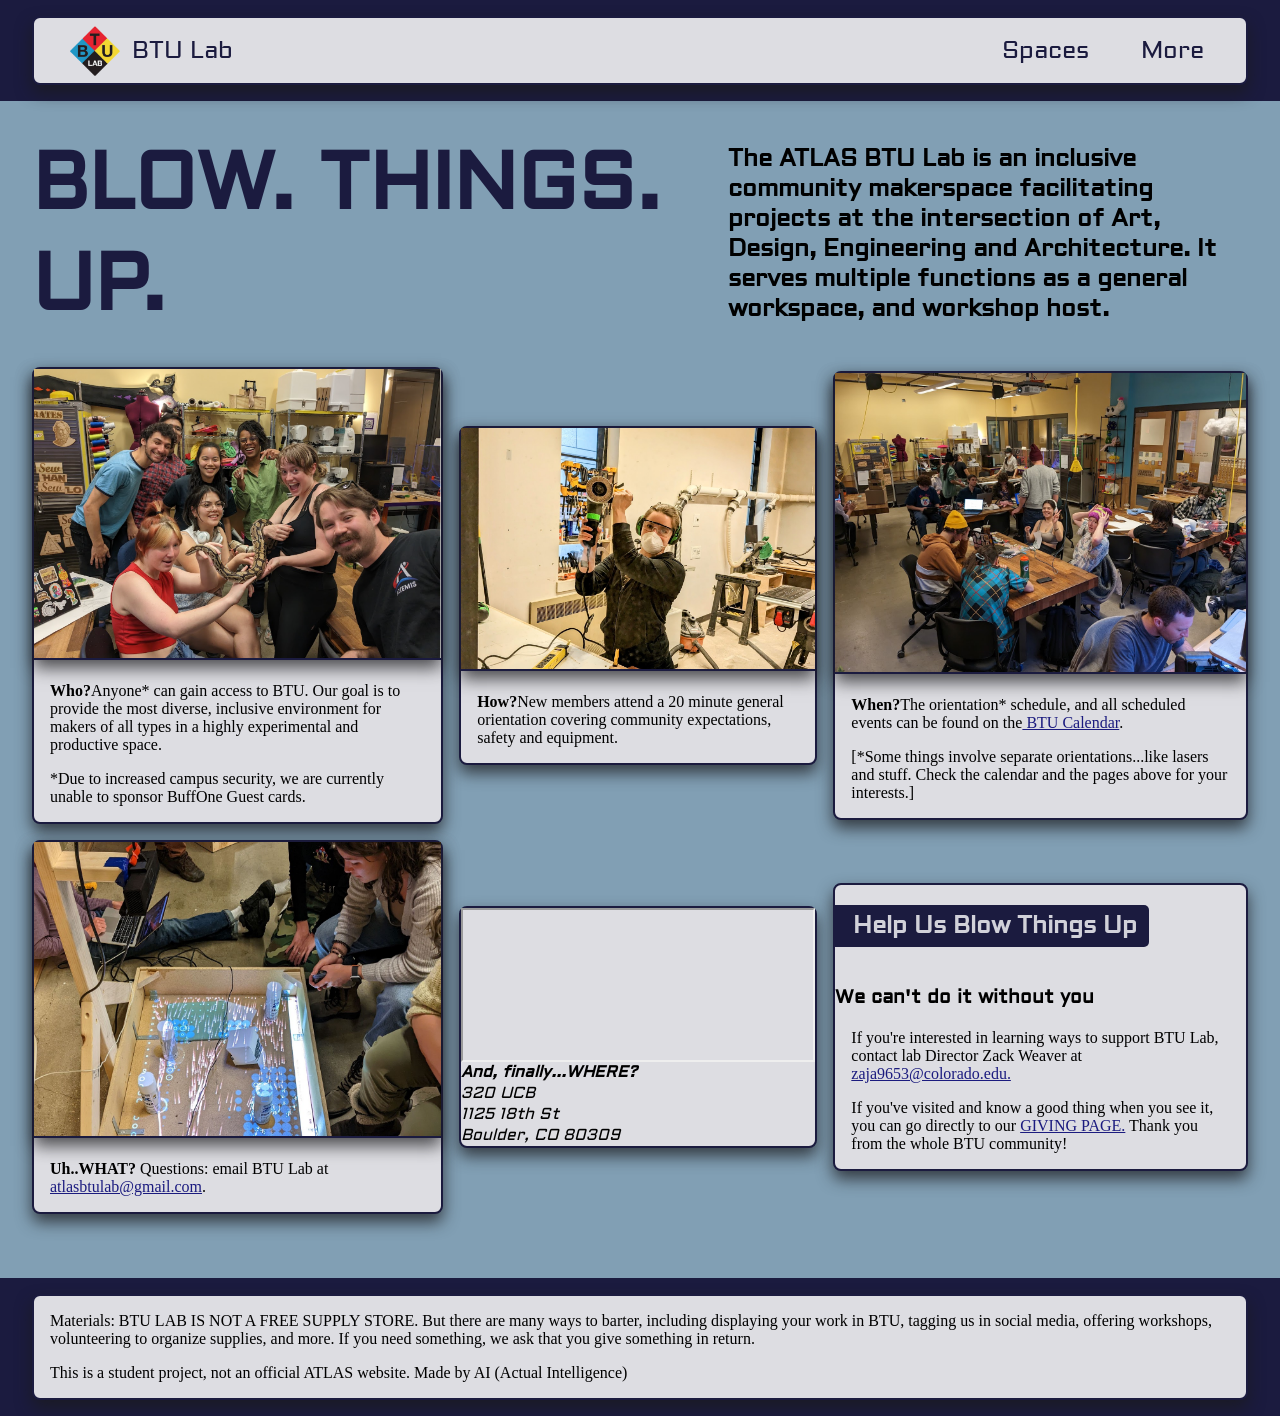
<file: index.html>
<!DOCTYPE html>
<html lang="en">
<head>
    <meta charset="UTF-8">
    <meta name="viewport" content="width=device-width, initial-scale=1.0">
    <title>BTU Lab | Home</title>
    <link rel="icon" type="image/x-icon" href="/img/btu_logo.jpg">
    <link rel="stylesheet" href="general.css">
</head>
<body>
   <div class="full_bar">
        <nav>
            <a href="index.html" id="logo">
                <img src="img/btulablogo.png" alt="website logo">
                <p>BTU Lab</p>
            </a>
            <section class="dropdowns">
                <div class="dropdown">
                    <div class="dropbtn">Spaces</div>
                    <div class="dropdown-content">
                        <a href="pages/tools.html" id="tools_nav">Tools</a>
                        <a href="pages/woodShop.html" id="wood_nav">Wood Shop</a>
                        <a href="pages/sewing.html" id="sew_nav">Sewing & Textiles</a>
                        <a href="pages/electronics.html" id="electric_nav">Electronics</a>
                        <a href="pages/lasers.html" id="laser_nav">Lasers!</a>
                        <a href="pages/3dprint.html" id="print_nav">3D Printers</a>
                        <a href="pages/cnc.html" id="cnc_nav">CNC</a>
                    </div>
                </div>

                <div class="dropdown">
                    <div class="dropbtn">More</div>
                    <div class="dropdown-content">
                        <a href="pages/BTUrules.html">Rules and Policies</a>
                        <a href="pages/calendar.html">Calendar</a>
                        <a href="pages/staff.html">Mischief Makers</a>
                        <a href="pages/faculty.html">For Faculty</a>
                    </div>
                </div>
            </section>
        </nav>
    </div>
        
    <header>
        <h1>
            Blow. Things. Up.
        </h1>
        <h2>
            The ATLAS BTU Lab is an inclusive community makerspace facilitating
            projects at the intersection of Art, Design, Engineering and
            Architecture. It serves multiple functions as a general workspace,
            and workshop host.
        </h2>
    </header>
    <main>
        <section >
            <img src="img/BTU_Staff.png" alt="students posing with a snake">
            <p>
                <strong>Who?</strong>Anyone* can gain access to BTU. Our goal
                is to provide the most diverse, inclusive environment for
                makers of all types in a highly experimental and productive
                space.
            </p>
            <p>
                *Due to increased campus security, we are currently unable to
                sponsor BuffOne Guest cards.
            </p>
        </section>

        <section >
            <img src="img/how.jpg" alt="student with protective gear holding a power tool">
            <p>
                <strong>How?</strong>New members attend a 20 minute general orientation
                 covering community expectations, safety and equipment.
            </p>
        </section>

        <section>
            <img src="img/when.jpg" alt="students working on makerspace">
            <p>
                <strong>When?</strong>The orientation* schedule, and all scheduled events
                 can be found on the<a href="pages/calendar.html"> BTU Calendar</a>.
            </p>
            <p>
                [*Some things involve separate orientations...like lasers and stuff. 
                Check the calendar and the pages above for your interests.]
            </p>
        </section>

        <section>
            <img src="img/uhwhat.jpg" alt="students working on electronics with ligthts">
            <p>
                <strong>Uh..WHAT?</strong> Questions: email BTU Lab at
                <a href="mailto:atlasbtulab@gmail.com">atlasbtulab@gmail.com</a>.
            </p>
        </section> 

        <section>
            <iframe
                src="https://www.google.com/maps?q=320+UCB,+1125+18th+St,+Boulder,+CO+80309&output=embed"
                title="Map showing the location of BTU Lab at 320 UCB, 1125 18th St, Boulder, CO 80309">
            </iframe>
            <address>
                <strong>And, finally...WHERE?</strong><br>
                320 UCB<br>
                1125 18th St<br>
                Boulder, CO 80309
            </address>
        </section>
        <section class="help-us">
            <h2 style="color: color-mix(in srgb, var(--color-neutral) 20%, white);">Help Us Blow Things Up</h2>
            <h3>We can't do it without you</h3>
            <p>
                If you're interested in learning ways to support BTU Lab, contact lab Director Zack Weaver at <a href="mailto:zaja9653@colorado.edu">zaja9653@colorado.edu.</a>
            </p>
            <p>
               If you've visited and know a good thing when you see it, you can go directly to our <a href="https://giveto.cu.edu/campaigns/48875/donations/new">GIVING PAGE.</a> Thank you from the whole BTU community!
            </p>
        </section>
 
    </main>
    <div class="full_bar">
        <footer>
            <p>
                Materials: BTU LAB IS NOT A FREE SUPPLY STORE. But there are many ways to barter, including displaying your work in BTU, tagging us in social media, offering workshops, volunteering to organize supplies, and more. If you need something, we ask that you give something in return.
            </p>
            <p>
                This is a student project, not an official ATLAS website. Made by AI (Actual Intelligence)
            </p>
        </footer>
    </div>
</body>
</html>
</file>
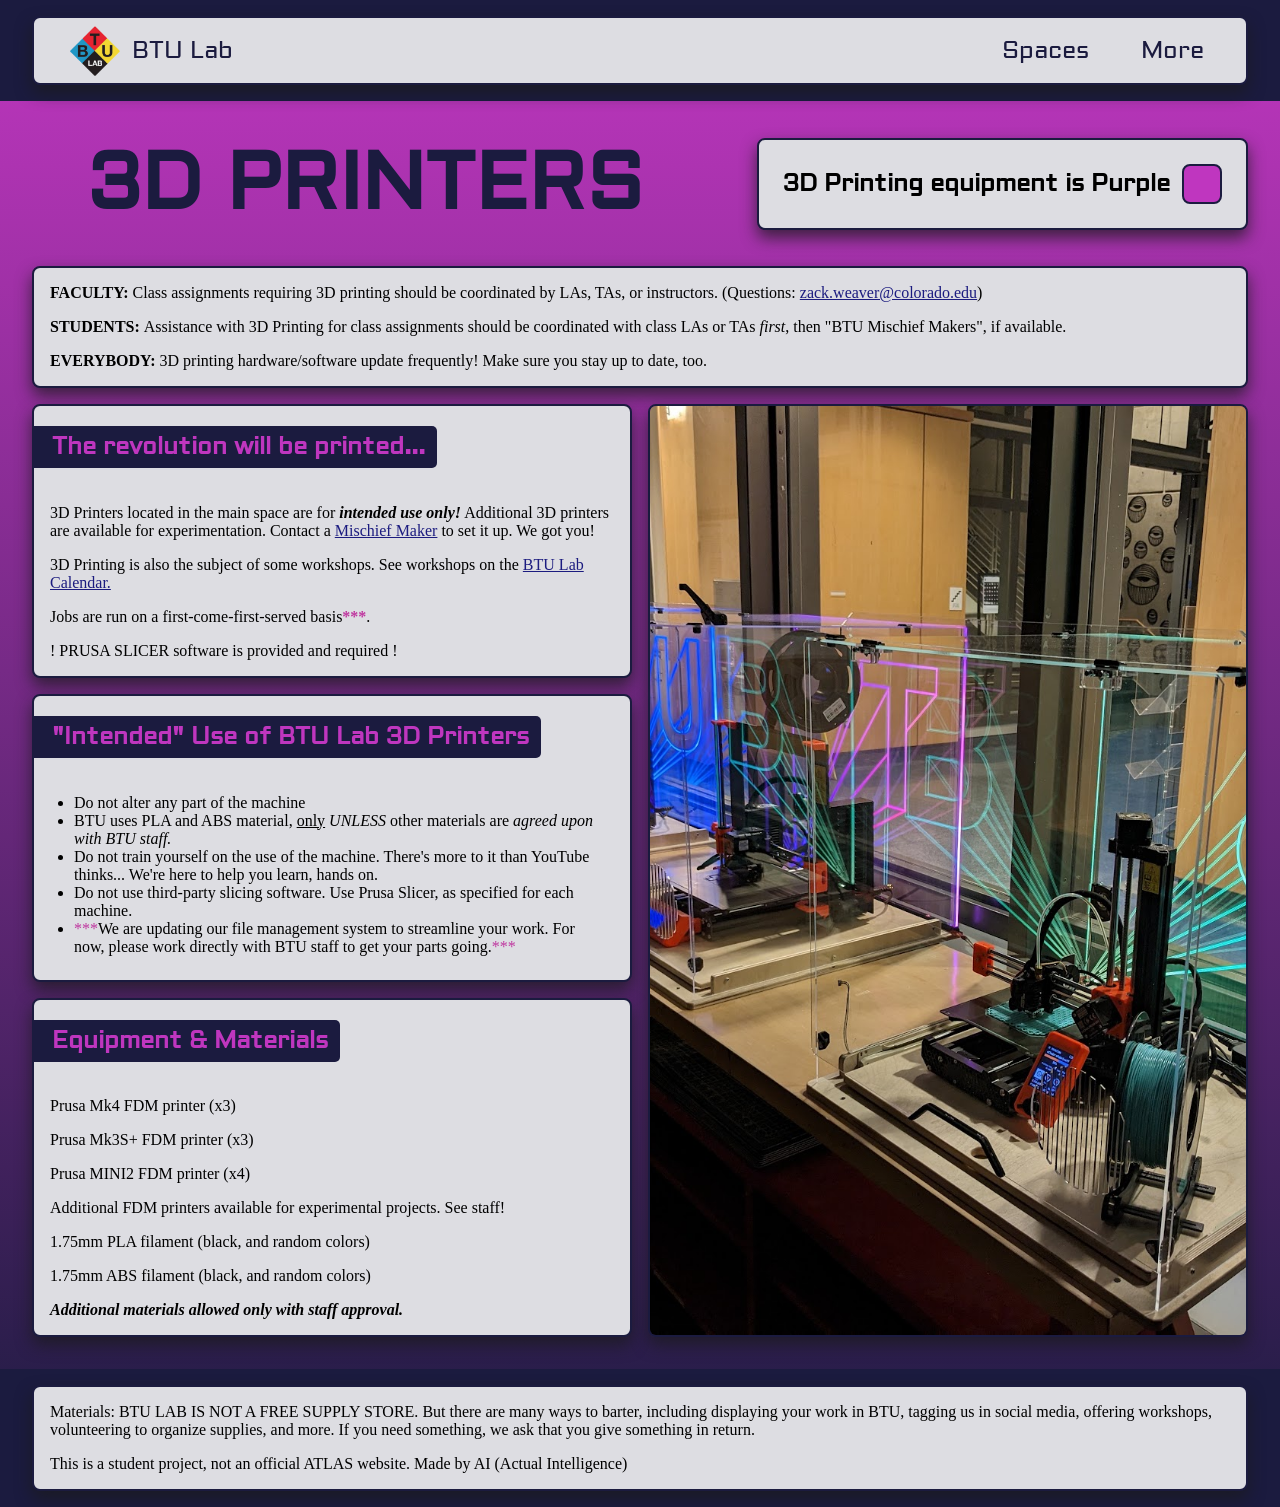
<file: pages/3dprint.html>
<!DOCTYPE html>
<html lang="en">
<head>
    <meta charset="UTF-8">
    <meta name="viewport" content="width=device-width, initial-scale=1.0">
    <title>BTU Lab | 3D Printers</title>
    <link rel="icon" type="image/x-icon" href="../img/btulablogo.jpg">
    <link rel="stylesheet" href="../general.css">
</head>
<body class="print_body">
    <div class="full_bar">    
        <nav>
            <a href="../index.html" id="logo">
                <img src="../img/btulablogo.png" alt="website logo">  
                <p>BTU Lab</p>
            </a>
            <section class="dropdowns">
                <div class="dropdown">
                    <div class="dropbtn">Spaces</div>
                    <div class="dropdown-content">
                        <a href="tools.html" id="tools_nav">Tools</a>
                        <a href="woodShop.html" id="wood_nav">Wood Shop</a>
                        <a href="sewing.html" id="sew_nav">Sewing & Textiles</a>
                        <a href="electronics.html" id="electric_nav">Electronics</a>
                        <a href="lasers.html" id="laser_nav">Lasers!</a>
                        <a aria-current="true" href="#" id="print_nav">3D Printers</a>
                        <a href="cnc.html" id="cnc_nav">CNC</a>
                </div>
                </div>
                <div class="dropdown">
                    <div class="dropbtn">More</div>
                    <div class="dropdown-content">
                        <a href="BTUrules.html">Rules and Policies</a>
                        <a href="calendar.html">Calendar</a>
                        <a href="staff.html">Mischief Makers</a>
                        <a href="faculty.html">For Faculty</a>
                    </div>
                </div>
            </section>
        </nav>
    </div>

    <header>
        <h1>3D Printers</h1>
        <h2 class="color_code">
            <p>3D Printing equipment is Purple <span class="print_key"></span></p>
        </h2>
    </header>

    <main class="print_main">
        <section id="longtop">
            <p><strong>FACULTY: </strong>Class assignments requiring 3D printing should be coordinated by LAs, TAs, or instructors. (Questions: <a href="mailto:zack.weaver@colorado.edu"> zack.weaver@colorado.edu</a>)</p>
            <p><strong>STUDENTS: </strong>Assistance with 3D Printing for class assignments should be coordinated with class LAs or TAs <em>first</em>, then "BTU Mischief Makers", if available.</p>
            <p><strong>EVERYBODY: </strong>3D printing hardware/software update frequently! Make sure you stay up to date, too.</p>
        </section>

        <img src="../img/3dprint.jpeg" alt="Image of 3D printers" class="spaces_img">

        <section id="mid1">
            <h2>The revolution will be printed...</h2>
                <p>3D Printers located in the main space are for <strong><em>intended use only!</em></strong> Additional 3D printers are available for experimentation. Contact a <a href="staff.html">Mischief Maker</a> to set it up. We got you!</p>
                <p>3D Printing is also the subject of some workshops. See workshops on the <a href="calendar.html">BTU Lab Calendar.</a></p>
                <p>Jobs are run on a first-come-first-served basis<strong style="color: #bf369f;">***</strong>.</p>
                <p>! PRUSA SLICER software is provided and required !</p>
        </section>

        <section id="mid2">
            <h2>"Intended" Use of BTU Lab 3D Printers</h2>
            <ul>
                <li>Do not alter any part of the machine</li>
                <li>BTU uses PLA and ABS material, <span style="text-decoration: underline;">only</span> <em>UNLESS</em> other materials are <em>agreed upon with BTU staff.</em></li>
                <li>Do not train yourself on the use of the machine. There's more to it than YouTube thinks... We're here to help you learn, hands on.</li>
                <li>Do not use third-party slicing software. Use Prusa Slicer, as specified for each machine.</li>
                <li><span style="color: #bf369f;">***</span>We are updating our file management system to streamline your work. For now, please work directly with BTU staff to get your parts going.<span style="color: #bf369f;">***</span></li>
            </ul>
        </section>

        <section id="longbot">
            <h2>Equipment & Materials</h2>
            <div>
                <p>Prusa Mk4 FDM printer (x3)</p>
                <p>Prusa Mk3S+ FDM printer (x3)</p>
                <p>Prusa MINI2 FDM printer (x4)</p>
                <p>Additional FDM printers available for experimental projects. See staff!</p>
                <p>1.75mm PLA filament (black, and random colors)</p>
                <p>1.75mm ABS filament (black, and random colors)</p>
                <p><strong><em>Additional materials allowed only with staff approval.</em></strong></p>
            </div>
        </section>
    </main>
    <div class="full_bar">
        <footer>
            <p>
                Materials: <stong>BTU LAB IS NOT A FREE SUPPLY STORE.</stong> But there are many ways to barter, including displaying your work in BTU, tagging us in social media, offering workshops, volunteering to organize supplies, and more. If you need something, we ask that you give something in return.
            </p>
            <p>
                This is a student project, not an official ATLAS website. Made by AI (Actual Intelligence)
            </p>
        </footer>
    </div>
</body>
</html>
</file>
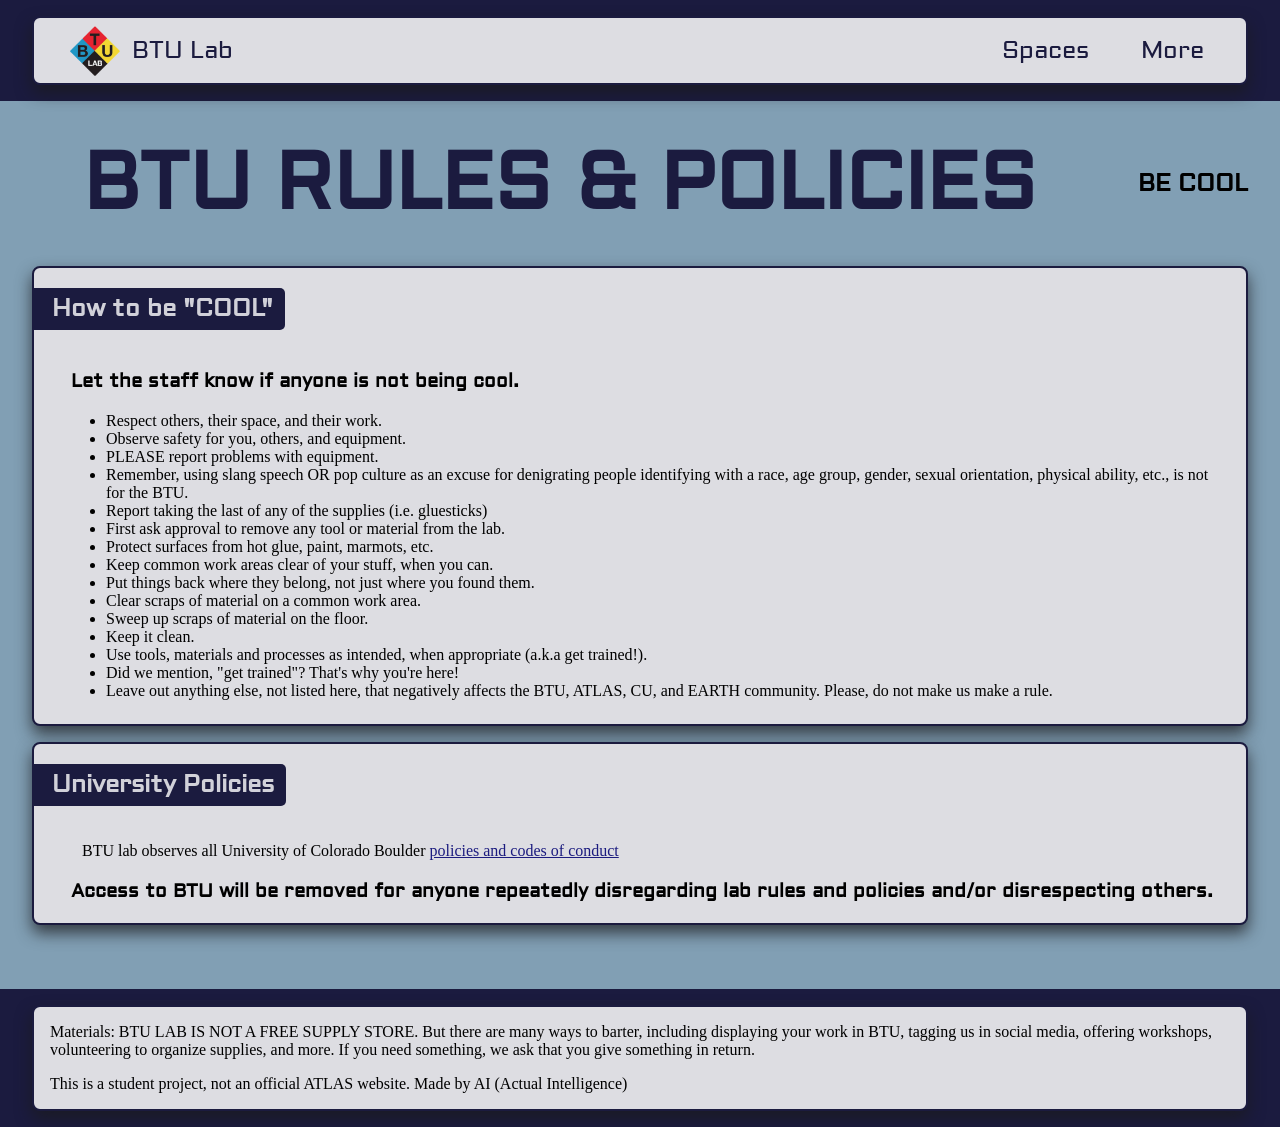
<file: pages/BTUrules.html>
<!DOCTYPE html>
<html lang="en">
<head>
    <meta charset="UTF-8">
    <meta name="viewport" content="width=device-width, initial-scale=1.0">
    <title>BTU Lab | Rules & Policies</title>
    <link rel="icon" type="image/x-icon" href="/img/btu_logo.jpg">
    <link rel="stylesheet" href="../general.css">
</head>
<body class="rules-page">
      <div class ="full_bar">
        <nav>
            <a href="../index.html" id="logo">
                <img src="../img/btulablogo.png" alt="website logo">  
                <p>BTU Lab</p>
            </a>
            <section class="dropdowns">
                <div class="dropdown">
                    <div class="dropbtn">Spaces</div>
                    <div class="dropdown-content">
                        <a href="tools.html" id="tools_nav">Tools</a>
                        <a href="woodShop.html" id="wood_nav">Wood Shop</a>
                        <a href="sewing.html" id="sew_nav">Sewing & Textiles</a>
                        <a href="electronics.html" id="electric_nav">Electronics</a>
                        <a href="lasers.html" id="laser_nav">Lasers!</a>
                        <a href="3dprint.html" id="print_nav">3D Printers</a>
                        <a href="cnc.html" id="cnc_nav">CNC</a>
                    </div>
                </div>
                
                <div class="dropdown">
                    <div class="dropbtn">More</div>
                    <div class="dropdown-content">
                        <a href="BTUrules.html">Rules and Policies</a>
                        <a href="calendar.html">Calendar</a>
                        <a href="staff.html">Mischief Makers</a>
                        <a href="faculty.html">For Faculty</a>
                    </div>
                </div>
            </section>
        </nav>
    </div>
    <header>
            <h1>BTU Rules & Policies</h1>
        <h2>
            <strong>BE COOL</strong>
        </h2>
    </header>
    
    <main>
        <section id="be-cool">
            <h2>How to be "COOL"</h2>
            <h3>Let the staff know if anyone is not being cool.</h3>
            <ul>
                <li>Respect others, their space, and their work.</li>
                <li>Observe safety for you, others, and equipment.</li>
                <li>PLEASE report problems with equipment.</li>
                <li>Remember, using slang speech OR pop culture as an excuse for denigrating people identifying with a race, age group, gender, sexual orientation, physical ability, etc., is not for the BTU.</li>
                <li>Report taking the last of any of the supplies (i.e. gluesticks)</li>
                <li>First ask approval to remove any tool or material from the lab.</li>
                <li>Protect surfaces from hot glue, paint, marmots, etc.</li>
                <li>Keep common work areas clear of your stuff, when you can.</li>
                <li>Put things back where they belong, not just where you found them.</li>
                <li>Clear scraps of material on a common work area.</li>
                <li>Sweep up scraps of material on the floor.</li>
                <li>Keep it clean.</li>
                <li>Use tools, materials and processes as intended, when appropriate (a.k.a get trained!).</li>
                <li>Did we mention, "get trained"? That's why you're here!</li>
                <li>Leave out anything else, not listed here, that negatively affects the BTU, ATLAS, CU, and EARTH community. Please, do not make us make a rule.</li>
            </ul>
        </section>
        <section id="policies">
            <h2>University Policies</h2>
            <p>BTU lab observes all University of Colorado Boulder <a href="https://www.cu.edu/ope/aps/2027">policies and codes of conduct</a></p>
            <h3><strong>Access to BTU will be removed for anyone repeatedly disregarding lab rules and policies and/or disrespecting others.</strong></h3>
        </section>
    </main>
    <div class="full_bar">
        <footer>
            <p>
                Materials: BTU LAB IS NOT A FREE SUPPLY STORE. But there are many ways to barter, including displaying your work in BTU, tagging us in social media, offering workshops, volunteering to organize supplies, and more. If you need something, we ask that you give something in return.
            </p>
            <p>
                This is a student project, not an official ATLAS website. Made by AI (Actual Intelligence)
            </p>
        </footer>
    </div>
</body>
</html>
</file>
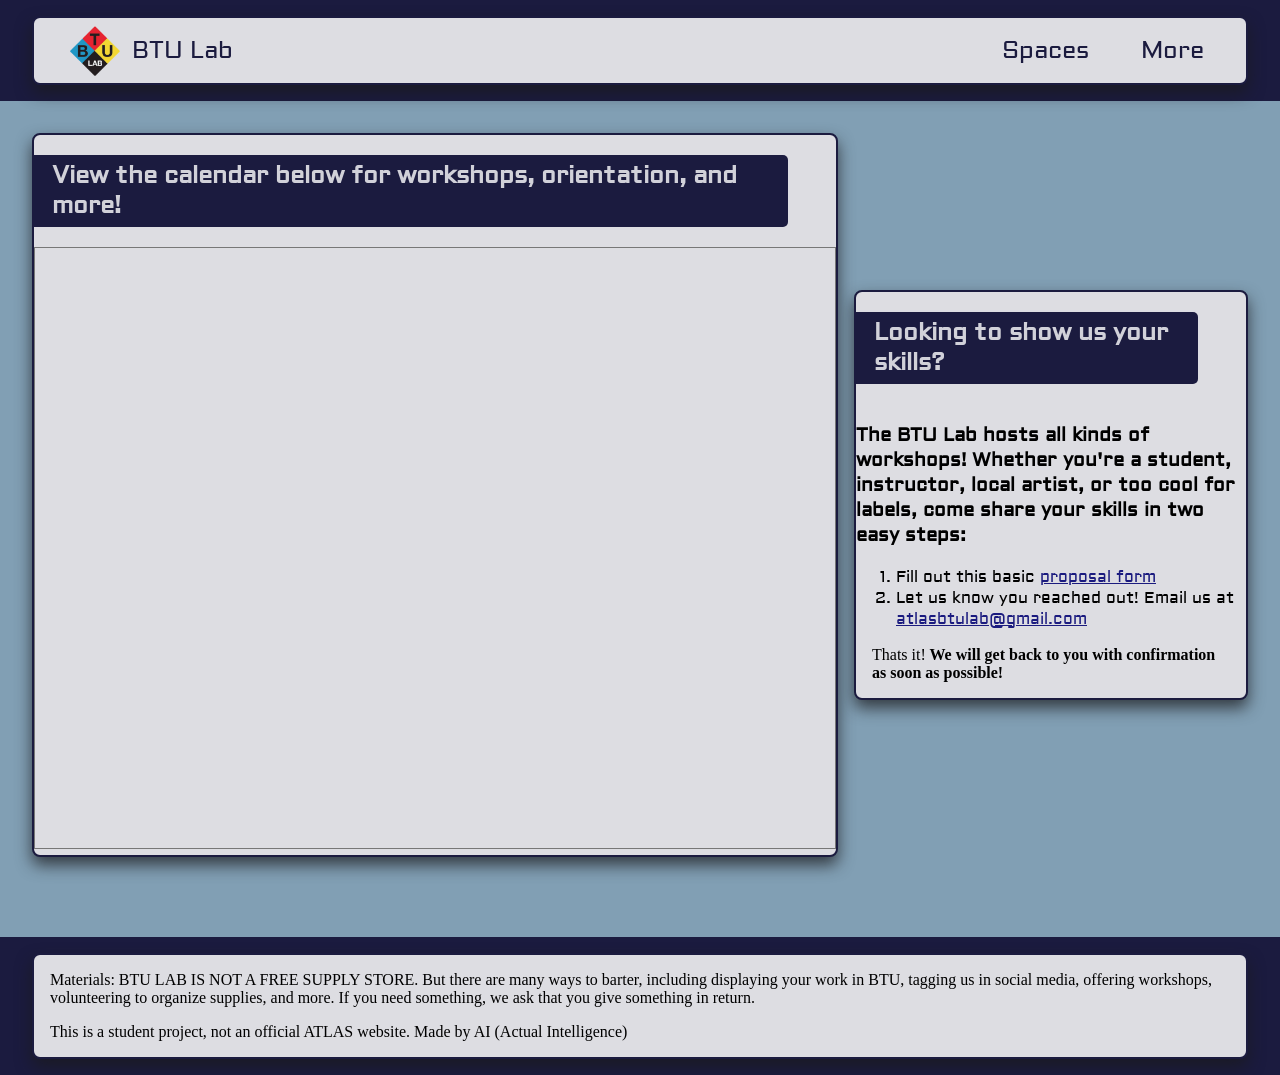
<file: pages/calendar.html>
<!DOCTYPE html>
<html lang="en">
<head>
    <meta charset="UTF-8">
    <meta name="viewport" content="width=device-width, initial-scale=1.0">
    <title>BTU Lab | Calendar</title>
    <link rel="icon" type="image/x-icon" href="/img/btu_logo.jpg">
    <link rel="stylesheet" href="../general.css">
</head>
<body class="calendar-page">
   <div class ="full_bar">
        <nav>
            <a href="../index.html" id="logo">
                <img src="../img/btulablogo.png" alt="website logo">  
                <p>BTU Lab</p>
            </a>
            <section class="dropdowns">
                <div class="dropdown">
                    <div class="dropbtn">Spaces</div>
                    <div class="dropdown-content">
                        <a href="tools.html" id="tools_nav">Tools</a>
                        <a href="woodShop.html" id="wood_nav">Wood Shop</a>
                        <a href="sewing.html" id="sew_nav">Sewing & Textiles</a>
                        <a href="electronics.html" id="electric_nav">Electronics</a>
                        <a href="lasers.html" id="laser_nav">Lasers!</a>
                        <a href="3dprint.html" id="print_nav">3D Printers</a>
                        <a href="cnc.html" id="cnc_nav">CNC</a>
                    </div>
                </div>
                
                <div class="dropdown">
                    <div class="dropbtn">More</div>
                    <div class="dropdown-content">
                        <a href="BTUrules.html">Rules and Policies</a>
                        <a href="calendar.html">Calendar</a>
                        <a href="staff.html">Mischief Makers</a>
                        <a href="faculty.html">For Faculty</a>
                    </div>
                </div>
            </section>
        </nav>
    </div>
    <main>
        <section>
            <h2>
                View the calendar below for workshops, orientation, and more!
            </h2>
        <iframe src="https://calendar.google.com/calendar/embed?height=600&wkst=1&ctz=America%2FDenver&showPrint=0&src=MWQ0YmRjYzg4OTM4YWJkMmQyOTE4MzhjNTQ4OTE2YWJiYTFkMTRmNzlhZDUzZTQ5YTYyYjc2YzE2ZDBjZTRmY0Bncm91cC5jYWxlbmRhci5nb29nbGUuY29t&src=MDFjMTllNDZiN2QxZGY2M2I4YzJiZjg2YzEzZTllOGQ0ZGQ0ODQwNzk1MzA2OWI3NjI1OGZhMjBhOWY2ZTk0NkBncm91cC5jYWxlbmRhci5nb29nbGUuY29t&src=YXRsYXNidHVsYWJAZ21haWwuY29t&color=%23009688&color=%237cb342&color=%23009688" style="border:solid 1px #777" width="800" height="600" frameborder="0" scrolling="no"></iframe>
        </section>
        <section>
            <h2>
                Looking to show us your skills?
            </h2>
            <h3>
                The BTU Lab hosts all kinds of workshops! Whether you're a student, instructor, local artist, or too cool for labels, come share your skills in two easy steps: 
            </h3>
            <ol>
                <li>Fill out this basic <a href="https://docs.google.com/forms/d/e/1FAIpQLScnankRmv1_0Urua1ylaIZdFxe6iqBj8xE8BhTdP55RAQ61AA/viewform">proposal form</a></li>
                <li>Let us know you reached out! Email us at <a href="mailto:atlasbtulab@gmail.com">atlasbtulab@gmail.com</a></li>
            </ol>
            <p>Thats it!<strong> We will get back to you with confirmation as soon as possible!</strong></p>
    </main>
        <div class="full_bar">
        <footer>
            <p>
                Materials: BTU LAB IS NOT A FREE SUPPLY STORE. But there are many ways to barter, including displaying your work in BTU, tagging us in social media, offering workshops, volunteering to organize supplies, and more. If you need something, we ask that you give something in return.
            </p>
            <p>
                This is a student project, not an official ATLAS website. Made by AI (Actual Intelligence)
            </p>
        </footer>
    </div>
</body>
</html>
</file>
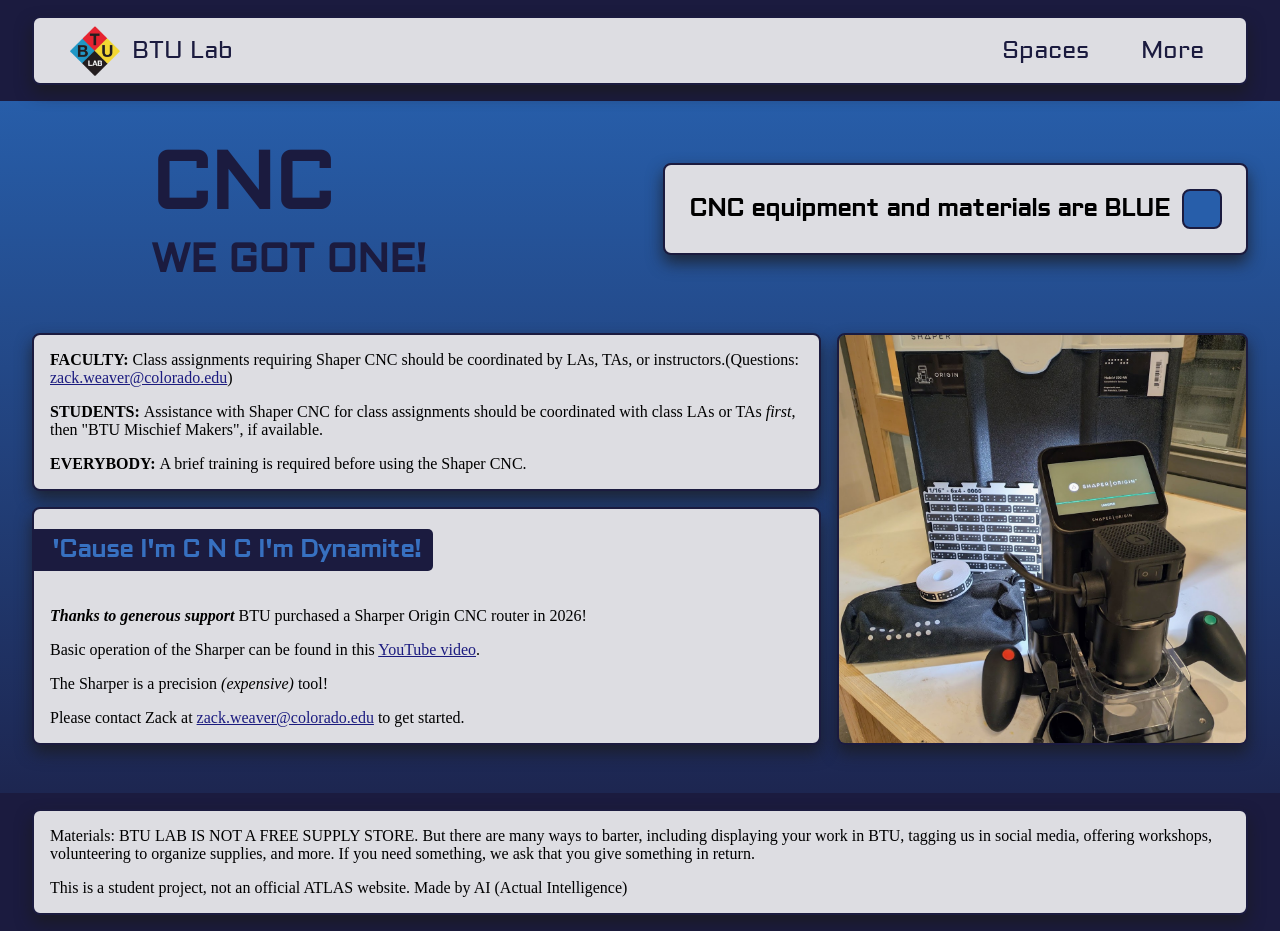
<file: pages/cnc.html>
<!DOCTYPE html>
<html lang="en">
<head>
    <meta charset="UTF-8">
    <meta name="viewport" content="width=device-width, initial-scale=1.0">
    <title>BTU Lab | CNC</title>
    <link rel="icon" type="image/x-icon" href="/img/btulablogo.jpg">
    <link rel="stylesheet" href="../general.css">
</head>

<body class="cnc_body">
    <div class="full_bar">
        <nav>
            <a href="../index.html" id="logo">
                <img src="../img/btulablogo.png" alt="website logo">  
                <p>BTU Lab</p>
            </a>
            
            <section class="dropdowns">
                <div class="dropdown">
                    <div class="dropbtn">Spaces</div>
                    <div class="dropdown-content">
                        <a href="tools.html" id="tools_nav">Tools</a>
                        <a href="woodShop.html" id="wood_nav">Wood Shop</a>
                        <a href="sewing.html" id="sew_nav">Sewing & Textiles</a>
                        <a href="electronics.html" id="electric_nav">Electronics</a>
                        <a href="lasers.html" id="laser_nav">Lasers!</a>
                        <a href="3dprint.html" id="print_nav">3D Printers</a>
                        <a aria-current="true" href="#" id="cnc_nav">CNC</a>
                    </div>
                </div>
                
                <div class="dropdown">
                    <div class="dropbtn">More</div>
                    <div class="dropdown-content">
                        <a href="BTUrules.html">Rules and Policies</a>
                        <a href="calendar.html">Calendar</a>
                        <a href="staff.html">Mischief Makers</a>
                        <a href="faculty.html">For Faculty</a>
                    </div>
                </div>
            </section>
        </nav>
    </div>
    <header>
        <h1>CNC <div style="font-size: 0.5em; padding-top: 0px;">WE GOT ONE!</div></h1>
        <h2 class="color_code">
            <p>CNC equipment and materials are BLUE <span class="cnc_key"></span></p>
        </h2>
    </header>

    <main class="cnc_main">
        <section id="mid1">
            <p><strong>FACULTY:  </strong> Class assignments requiring Shaper CNC should be coordinated by LAs, TAs, or instructors.(Questions: <a href="mailto:zack.weaver@colorado.edu"> zack.weaver@colorado.edu</a>)</p>
            <p><strong>STUDENTS: </strong> Assistance with Shaper CNC for class assignments should be coordinated with class LAs or TAs <em>first</em>, then "BTU Mischief Makers", if available.</p>
            <p><strong>EVERYBODY: </strong> A brief training is required before using the Shaper CNC.</p>
        </section>

        <img src="../img/cnc.jpg" alt="Image of Shaper Origin CNC machine." class="spaces_img">

        <section id="mid2">
            <h2><strong style="color: #3770c0;">'Cause I'm C N C I'm Dynamite!</strong></h2>
            <p><em><strong>Thanks to generous support</strong></em> BTU purchased a Sharper Origin CNC router in 2026!</p>
            <p>Basic operation of the Sharper can be found in this <a href="www.youtube.com/watch?v=QxjE5WOAGi4">YouTube video</a>.</p>
            <p>The Sharper is a precision <em>(expensive)</em> tool!</p>
            <p> Please contact Zack at <a href="mailto: zack.weaver@colorado.edu">zack.weaver@colorado.edu</a> to get started.</p>
        </section>
        
       
    </main>
    <div class="full_bar">
        <footer>
            <p>
                Materials: <stong>BTU LAB IS NOT A FREE SUPPLY STORE.</stong> But there are many ways to barter, including displaying your work in BTU, tagging us in social media, offering workshops, volunteering to organize supplies, and more. If you need something, we ask that you give something in return.
            </p>
            <p>
                This is a student project, not an official ATLAS website. Made by AI (Actual Intelligence)
            </p>
        </footer>
    </div>
</body>
</html>
</file>
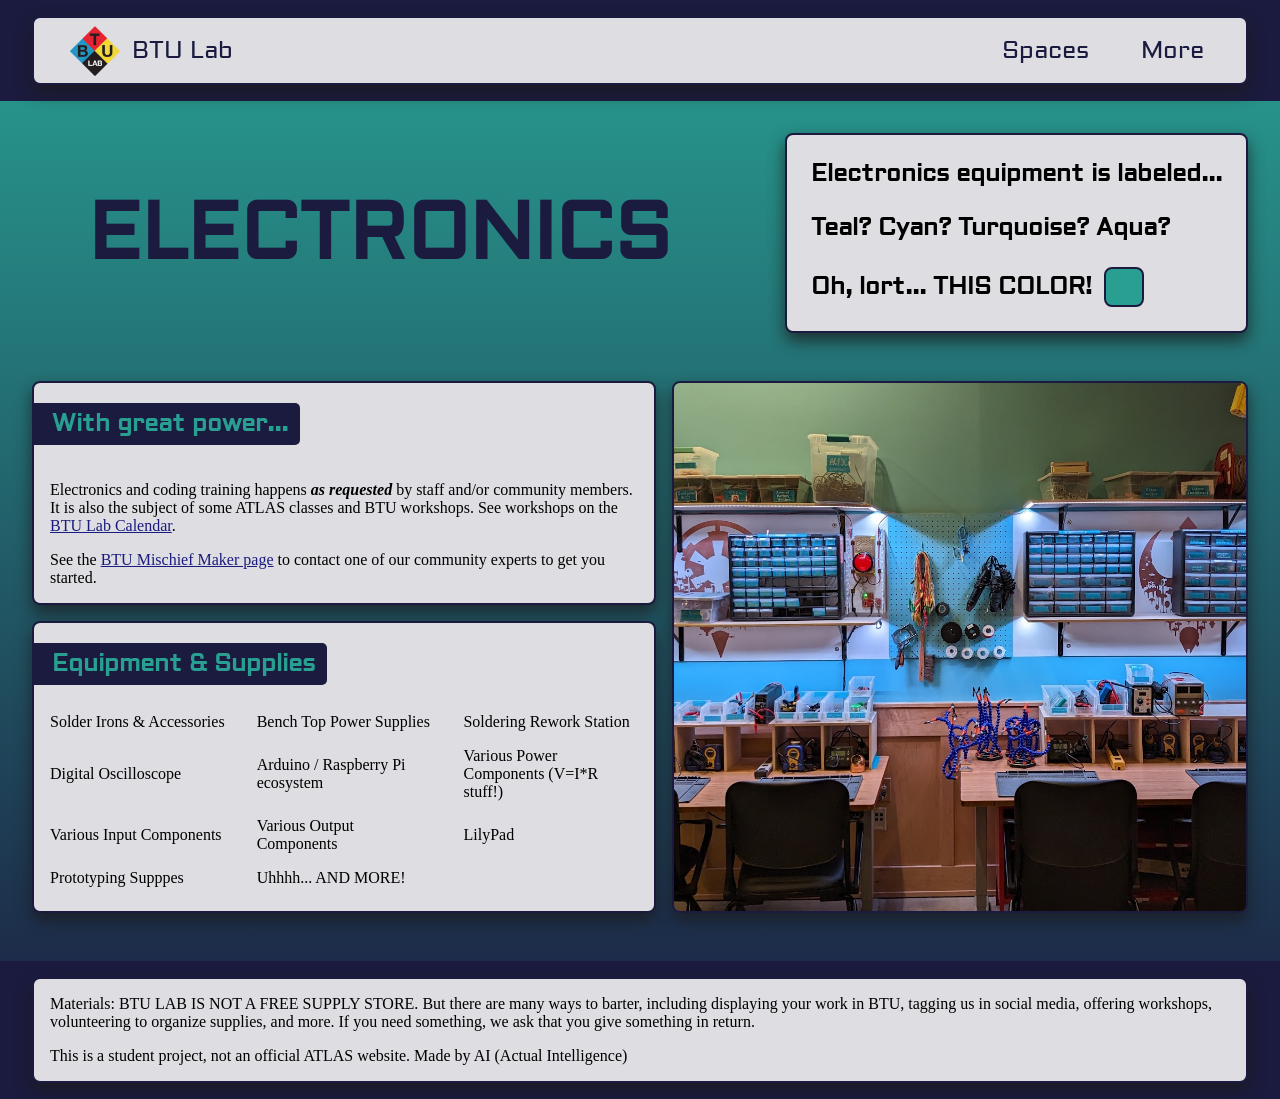
<file: pages/electronics.html>
<!DOCTYPE html>
<html lang="en">
<head>
    <meta charset="UTF-8">
    <meta name="viewport" content="width=device-width, initial-scale=1.0">
    <title>BTU Lab | Electronics</title>
    <link rel="icon" type="image/x-icon" href="../img/btulablogo.jpg">
    <link rel="stylesheet" href="../general.css">
</head>

<body class="electronics_body">
    <div class="full_bar">
        <nav>
            <a href="../index.html" id="logo">
                <img src="../img/btulablogo.png" alt="website logo">  
                <p>BTU Lab</p>
            </a>
            
            <section class="dropdowns">
                <div class="dropdown">
                    <button class="dropbtn">Spaces</button>
                    <div class="dropdown-content">
                        <a href="tools.html" id="tools_nav">Tools</a>
                        <a href="woodShop.html" id="wood_nav">Wood Shop</a>
                        <a href="sewing.html" id="sew_nav">Sewing & Textiles</a>
                        <a aria-current="true" href="#" id="electronics_nav">Electronics</a>
                        <a href="lasers.html" id="laser_nav">Lasers!</a>
                        <a href="3dprint.html" id="print_nav">3D Printers</a>
                        <a href="cnc.html" id="cnc_nav">CNC</a>
                    </div>
                </div>

                <div class="dropdown">
                    <button class="dropbtn">More</button>
                    <div class="dropdown-content">
                        <a href="BTUrules.html">Rules and Policies</a>
                        <a href="calendar.html">Calendar</a>
                        <a href="staff.html">Mischief Makers</a>
                        <a href="faculty.html">For Faculty</a>
                    </div>
                </div>
            </section>
        </nav>
    </div>
    <header>
        <h1>Electronics</h1>
        <h2 class="color_code">
            <p>Electronics equipment is labeled...</p>
            <p>Teal? Cyan? Turquoise? Aqua?</p>
            <p>Oh, lort... THIS COLOR!<span class="electronics_key"></span></p>
        </h2>
    </header>

    <main class="electronics_main">
        <section id="mid1">
            <h2>With great power...</h2>
            <p>
                Electronics and coding training happens <strong><em>as requested</em></strong> by staff and/or community members. It is also the subject of some ATLAS classes and BTU workshops. 
                See workshops on the <a href="calendar.html">BTU Lab Calendar</a>.
            </p>
            <p>See the <a href="staff.html">BTU Mischief Maker page</a> to contact one of our community experts to get you started.</p>
        </section>

        <img src="../img/electronics.jpg" alt="Image of lab workspace with electronics" class="spaces_img">

        <section id="mid2" class="equipment">
            <h2>Equipment & Supplies</h2>
                <div>
                    <p>Solder Irons & Accessories</p>
                    <p>Bench Top Power Supplies</p>
                    <p>Soldering Rework Station</p>
                    <p>Digital Oscilloscope</p>
                    <p>Arduino / Raspberry Pi ecosystem</p>
                    <p>Various Power Components (V=I*R stuff!)</p>
                    <p>Various Input Components</p>
                    <p>Various Output Components</p>
                    <p>LilyPad</p>
                    <p>Prototyping Supppes</p>
                    <p>Uhhhh... AND MORE!</p>
                </div>
        </section>
    </main>
    <div class="full_bar">
        <footer>
            <p>
                Materials: <stong>BTU LAB IS NOT A FREE SUPPLY STORE.</stong> But there are many ways to barter, including displaying your work in BTU, tagging us in social media, offering workshops, volunteering to organize supplies, and more. If you need something, we ask that you give something in return.
            </p>
            <p>
                This is a student project, not an official ATLAS website. Made by AI (Actual Intelligence)
            </p>
        </footer>
    </div>
</body>
</html>
</file>
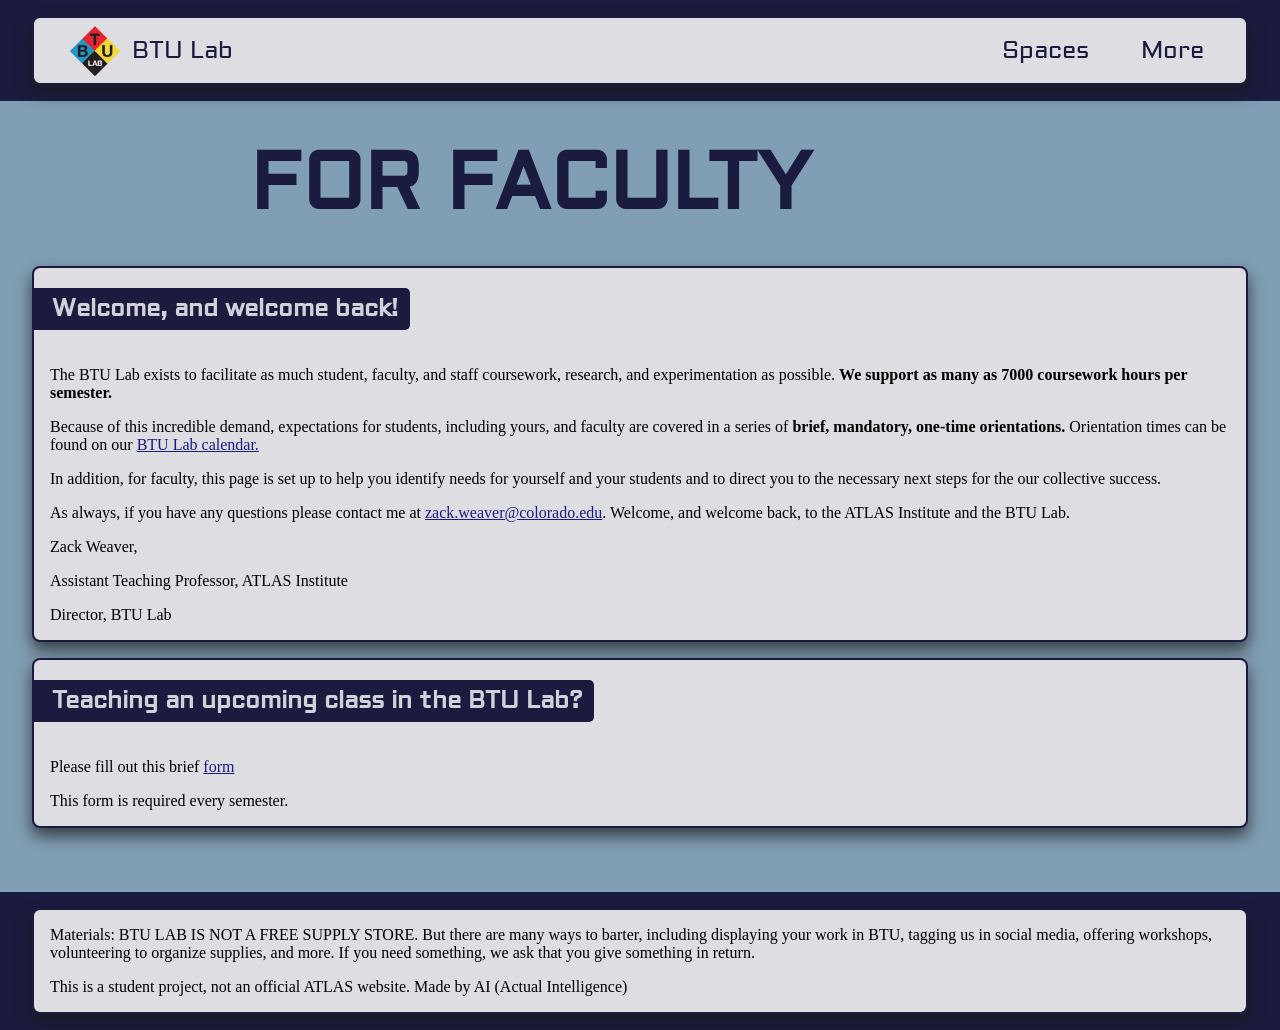
<file: pages/faculty.html>
<!DOCTYPE html>
<html lang="en">
<head>
    <meta charset="UTF-8">
    <meta name="viewport" content="width=device-width, initial-scale=1.0">
    <title>BTU Lab | For Faculty</title>
    <link rel="icon" type="image/x-icon" href="/img/btu_logo.jpg">
    <link rel="stylesheet" href="../general.css">
</head>
<body class="faculty-page">
<div class ="full_bar">
        <nav>
            <a href="../index.html" id="logo">
                <img src="../img/btulablogo.png" alt="website logo">  
                <p>BTU Lab</p>
            </a>
            <section class="dropdowns">
                <div class="dropdown">
                    <div class="dropbtn">Spaces</div>
                    <div class="dropdown-content">
                        <a href="tools.html" id="tools_nav">Tools</a>
                        <a href="woodShop.html" id="wood_nav">Wood Shop</a>
                        <a href="sewing.html" id="sew_nav">Sewing & Textiles</a>
                        <a href="electronics.html" id="electric_nav">Electronics</a>
                        <a href="lasers.html" id="laser_nav">Lasers!</a>
                        <a href="3dprint.html" id="print_nav">3D Printers</a>
                        <a href="cnc.html" id="cnc_nav">CNC</a>
                    </div>
                </div>
                
                <div class="dropdown">
                    <div class="dropbtn">More</div>
                    <div class="dropdown-content">
                        <a href="BTUrules.html">Rules and Policies</a>
                        <a href="calendar.html">Calendar</a>
                        <a href="staff.html">Mischief Makers</a>
                        <a href="faculty.html">For Faculty</a>
                    </div>
                </div>
            </section>
        </nav>
    </div>
    <header>
        <h1>For Faculty</h1>
    </header>

    <main>
        <section>
            <h2>
                Welcome, and welcome back!
            </h2>
            <p>
                The BTU Lab exists to facilitate as much student, faculty, and staff coursework, research, and experimentation as possible. <strong> We support as many as 7000 coursework hours per semester.</strong>
            </p>
            <p>
                Because of this incredible demand, expectations for students, including yours, and faculty are covered in a series of <strong>brief, mandatory, one-time orientations.</strong> Orientation times can be found on our <a href="calendar.html">BTU Lab calendar.</a>
            </p>
            <p>
                In addition, for faculty, this page is set up to help you identify needs for yourself and your students and to direct you to the necessary next steps for the our collective success.
            </p>
            <p>
                As always, if you have any questions please contact me at <a href="mailto:zack.weaver@colorado.edu">zack.weaver@colorado.edu</a>. Welcome, and welcome back, to the ATLAS Institute and the BTU Lab. 
            </p>
            <p>
                Zack Weaver,
            </p>
            <p>
                Assistant Teaching Professor, ATLAS Institute
            </p>
            <p>
                Director, BTU Lab
            </p>
        </section>

        <section>
            <h2>Teaching an upcoming class in the BTU Lab?</h2>
            <p> Please fill out this brief <a href="https://docs.google.com/forms/d/1EM2bvU05i7BzLkEm7eHTq8aEpI9dHv45DBDmNFxuSaQ/edit">form</a>
            </p>
            <p>This form is required every semester.</p>
        </section>

    </main>
    <div class="full_bar">
        <footer>
            <p>
                Materials: BTU LAB IS NOT A FREE SUPPLY STORE. But there are many ways to barter, including displaying your work in BTU, tagging us in social media, offering workshops, volunteering to organize supplies, and more. If you need something, we ask that you give something in return.
            </p>
            <p>
                This is a student project, not an official ATLAS website. Made by AI (Actual Intelligence)
            </p>
        </footer>
    </div>

</body>
</html>
</file>
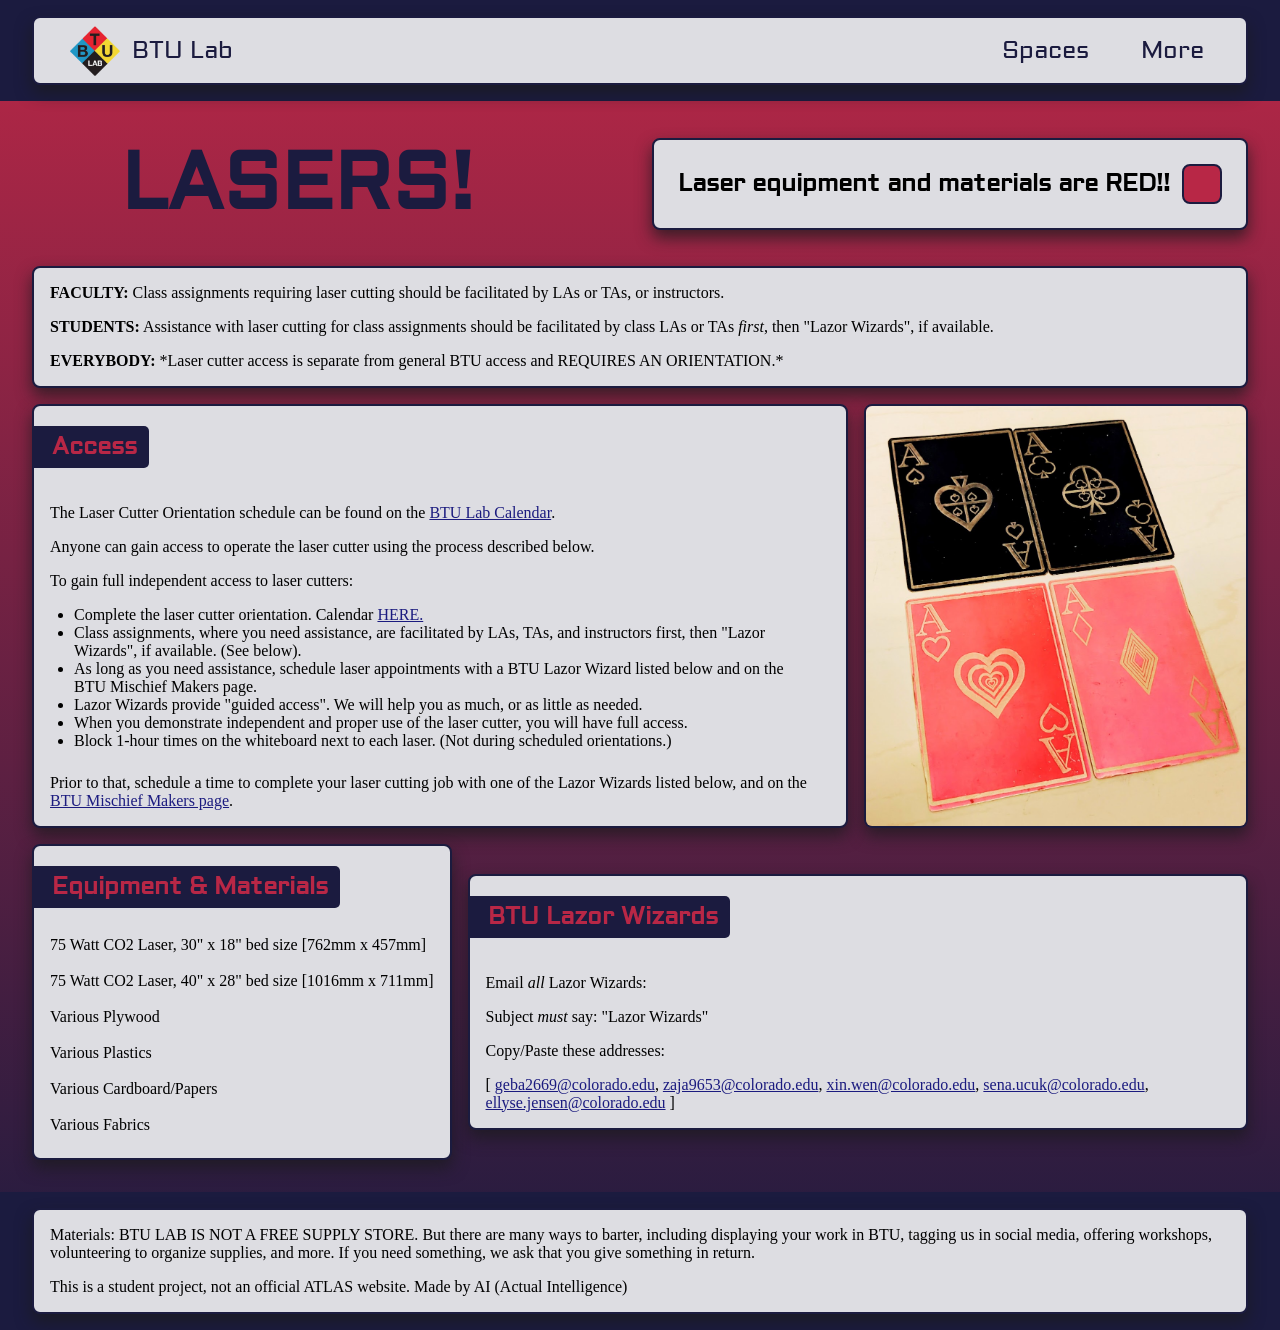
<file: pages/lasers.html>
<!DOCTYPE html>
<html lang="en">
<head>
    <meta charset="UTF-8">
    <meta name="viewport" content="width=device-width, initial-scale=1.0">
    <title>BTU Lab | Lasers!</title>
    <link rel="icon" type="image/x-icon" href="/img/btulablogo.jpg">
    <link rel="stylesheet" href="../general.css">
</head>
<body class="lasers_body">
    <div class="full_bar">
        <nav>
            <a href="../index.html" id="logo">
                <img src="../img/btulablogo.png" alt="website logo">  
                <p>BTU Lab</p>
            </a>
            
            <section class="dropdowns">
                <div class="dropdown">
                    <div class="dropbtn">Spaces</div>
                    <div class="dropdown-content">
                        <a href="tools.html" id="tools_nav">Tools</a>
                        <a href="woodShop.html" id="wood_nav">Wood Shop</a>
                        <a href="sewing.html" id="sew_nav">Sewing & Textiles</a>
                        <a href="electronics.html" id="electric_nav">Electronics</a>
                        <a aria-current="true" href="#" id="laser_nav">Lasers!</a>
                        <a href="3dprint.html" id="print_nav">3D Printers</a>
                        <a href="cnc.html" id="cnc_nav">CNC</a>
                    </div>
                </div>
                
                <div class="dropdown">
                    <div class="dropbtn">More</div>
                    <div class="dropdown-content">
                        <a href="BTUrules.html">Rules and Policies</a>
                        <a href="calendar.html">Calendar</a>
                        <a href="staff.html">Mischief Makers</a>
                        <a href="faculty.html">For Faculty</a>
                    </div>
                </div>
            </section>
        </nav>
    </div>
    <header>
        <h1><strong>Lasers!</strong></h1>
        <h2 class="color_code">
            <p>Laser equipment and materials are RED!! <span class="laser_key"></span></p>
        </h2>
    </header>

    <main class="laser_main">
        <section id="longtop">
            <p><strong>FACULTY:</strong> Class assignments requiring laser cutting should be facilitated by LAs or TAs, or instructors.</p>
            <p><strong>STUDENTS:</strong> Assistance with laser cutting for class assignments should be facilitated by class LAs or TAs <em>first</em>, then "Lazor Wizards", if available.</p>
            <p><strong>EVERYBODY:</strong> *Laser cutter access is separate from general BTU access and REQUIRES AN ORIENTATION.*</p>
        </section>
        
        <img src="../img/lasers.jpg" alt="Image of laser etched playing cards" class="spaces_img">

        <section id="mid1">
            <h2>Access</h2>
            <p>The Laser Cutter Orientation schedule can be found on the <a href="calendar.html">BTU Lab Calendar</a>.</p>
            <p>Anyone can gain access to operate the laser cutter using the process described below.</p>
            <p>To gain full independent access to laser cutters:</p>
            <ul>
                <li>Complete the laser cutter orientation. Calendar <a href="calendar.html">HERE.</a></li>
                <li>Class assignments, where you need assistance, are facilitated by LAs, TAs, and instructors first, then "Lazor Wizards", if available. (See below).</li>
                <li>As long as you need assistance, schedule laser appointments with a BTU Lazor Wizard listed below and on the BTU Mischief Makers page.</li>
                <li>Lazor Wizards provide "guided access". We will help you as much, or as little as needed.</li>
                <li>When you demonstrate independent and proper use of the laser cutter, you will have full access.</li>
                <li>Block 1-hour times on the whiteboard next to each laser. (Not during scheduled orientations.)</li>
            </ul>
            <p>Prior to that, schedule a time to complete your laser cutting job with one of the Lazor Wizards listed below, and on the <a href="staff.html">BTU Mischief Makers page</a>.</p>
        </section>

        <section id="mid2" class="equipment">
            <h2>Equipment & Materials</h2>
            <p style="padding-bottom: 1em;">
                75 Watt CO2 Laser, 30" x 18" bed size [762mm x 457mm]<br><br>
                75 Watt CO2 Laser, 40" x 28" bed size [1016mm x 711mm]<br><br>
                Various Plywood<br><br>
                Various Plastics<br><br>
                Various Cardboard/Papers<br><br>
                Various Fabrics
            </p>
        </section>

        <section id="longbot">
            <h2>BTU Lazor Wizards</h2>
            <p>Email <em>all</em> Lazor Wizards:</p>
            <p>Subject <em>must</em> say: "Lazor Wizards"</p>
            <p>Copy/Paste these addresses: </p>
            <p>
                [ <a href="mailto: geba2669@colorado.edu"> geba2669@colorado.edu</a>, 
                <a href="mailto: zaja9653@colorado.edu">  zaja9653@colorado.edu</a>, 
                <a href="mailto: xin.wen@colorado.edu">xin.wen@colorado.edu</a>,
                <a href="mailto: sena.ucuk@colorado.edu">sena.ucuk@colorado.edu</a>, 
                <a href="mailto:ellyse.jensen@colorado.edu">ellyse.jensen@colorado.edu</a> ]
            </p>
        </section>
    </main>
    <div class="full_bar">
        <footer>
            <p>
                Materials: <stong>BTU LAB IS NOT A FREE SUPPLY STORE.</stong> But there are many ways to barter, including displaying your work in BTU, tagging us in social media, offering workshops, volunteering to organize supplies, and more. If you need something, we ask that you give something in return.
            </p>
            <p>
                This is a student project, not an official ATLAS website. Made by AI (Actual Intelligence)
            </p>
        </footer>
    </div>
</body>
</html>
</file>
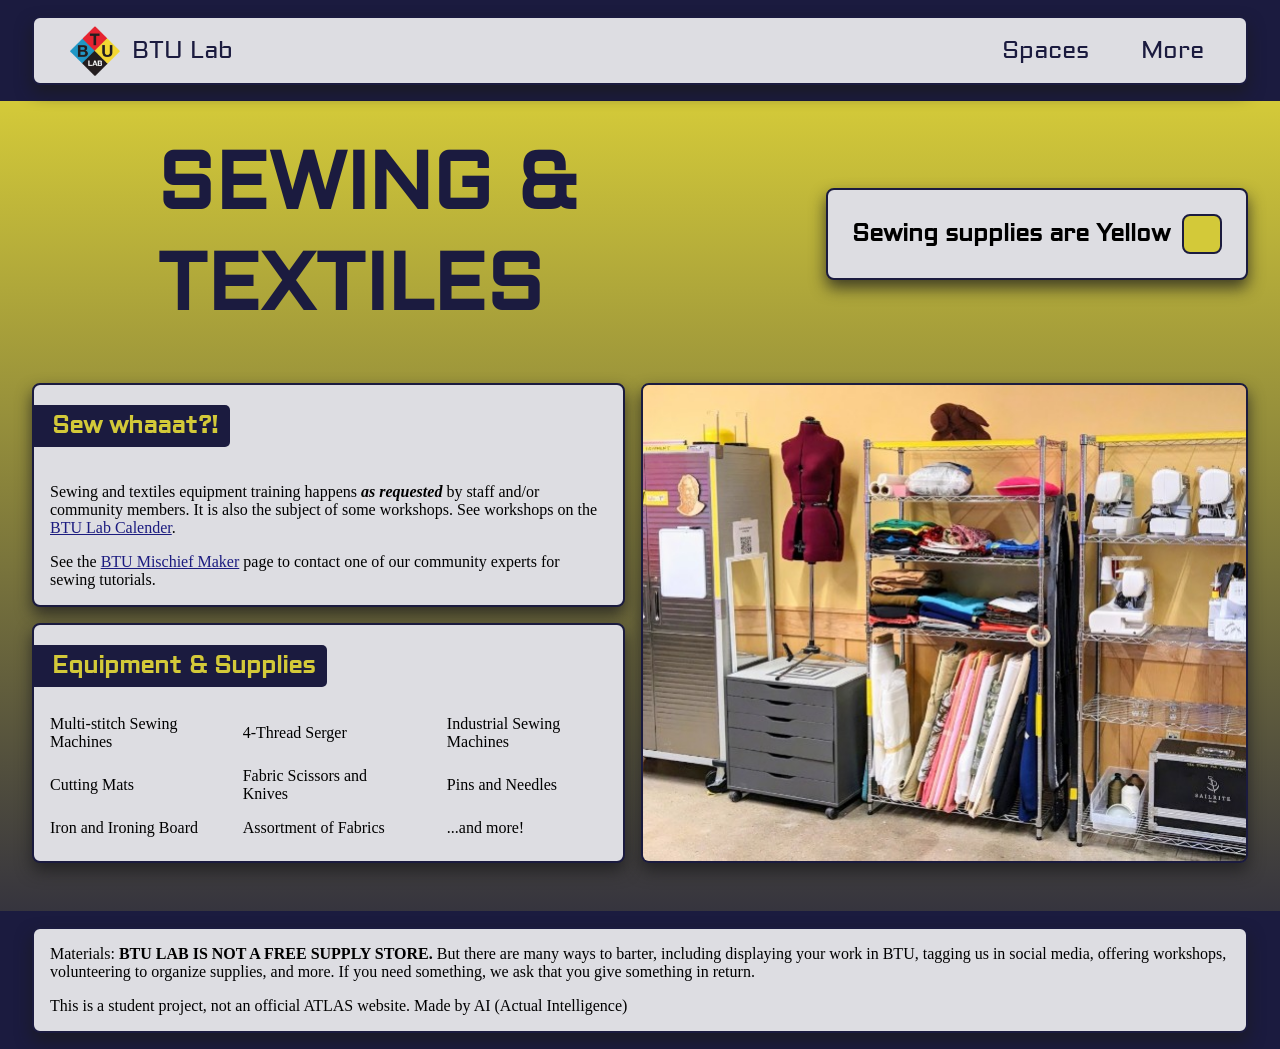
<file: pages/sewing.html>
<!DOCTYPE html>
<html lang="en">
<head>
    <meta charset="UTF-8">
    <meta name="viewport" content="width=device-width, initial-scale=1.0">
    <title>BTU Lab | Sewing & Textiles</title>
    <link rel="icon" type="image/x-icon" href="/img/btulablogo.jpg">
    <link rel="stylesheet" href="../general.css">
</head>

<body class="sew_body">
    <div class="full_bar">
        <nav>
            <a href="../index.html" id="logo">
                <img src="../img/btulablogo.png" alt="website logo">  
                <p>BTU Lab</p>
            </a>
            
            <section class="dropdowns">
                <div class="dropdown">
                    <div class="dropbtn">Spaces</div>
                    <div class="dropdown-content">
                        <a href="tools.html" id="tools_nav">Tools</a>
                        <a href="woodShop.html" id="wood_nav">Wood Shop</a>
                        <a aria-current="true" href="#" id="sew_nav">Sewing & Textiles</a>
                        <a href="electronics.html" id="electric_nav">Electronics</a>
                        <a href="lasers.html" id="laser_nav">Lasers!</a>
                        <a href="3dprint.html" id="print_nav">3D Printers</a>
                        <a href="cnc.html" id="cnc_nav">CNC</a>
                    </div>
                </div>
                
                <div class="dropdown">
                    <div class="dropbtn">More</div>
                    <div class="dropdown-content">
                        <a href="BTUrules.html">Rules and Policies</a>
                        <a href="calendar.html">Calendar</a>
                        <a href="staff.html">Mischief Makers</a>
                        <a href="faculty.html">For Faculty</a>
                    </div>
                </div>
            </section>
        </nav>
    </div>
    <header>
        <h1>Sewing &<br>Textiles</h1>
        <h2 class="color_code">
            <p>Sewing supplies are Yellow <span class="sew_key"></span></p>
        </h2>
    </header>
    
    <main class="sew_main">

        <section id="mid1">
            <h2>Sew whaaat?!</h2>
            <p>
                Sewing and textiles equipment training happens <strong><em>as requested</em></strong> by staff and/or community members. It is also the subject of some workshops. 
                See workshops on the <a href="/pages/labCalender.html">BTU Lab Calender</a>.
            </p>
            <p>
                See the <a href="/pages/mischief.html">BTU Mischief Maker</a> page to contact one of our community experts for sewing tutorials.
            </p>
        </section>

        <img src="../img/sewingMats.jpg" alt="Image of some of the sewing materials available in the BTU" class="spaces_img">
        
        <section id="mid2" class="equipment">
            <h2>Equipment & Supplies</h2>
            <div>
                <p>Multi-stitch Sewing Machines</p>
                <p>4-Thread Serger</p>
                <p>Industrial Sewing Machines</p>
                <p>Cutting Mats</p>
                <p>Fabric Scissors and Knives</p>
                <p>Pins and Needles</p>
                <p>Iron and Ironing Board</p>
                <p>Assortment of Fabrics</p>
                <p>...and more!</p>
            </div>
        </section>
    </main>
    <div class="full_bar">
        <footer>
            <p>
                Materials: <strong>BTU LAB IS NOT A FREE SUPPLY STORE.</strong> But there are many ways to barter, including displaying your work in BTU, tagging us in social media, offering workshops, volunteering to organize supplies, and more. If you need something, we ask that you give something in return.
            </p>
            <p>
                This is a student project, not an official ATLAS website. Made by AI (Actual Intelligence)
            </p>
        </footer>
    </div>
</body>
</html>
</file>
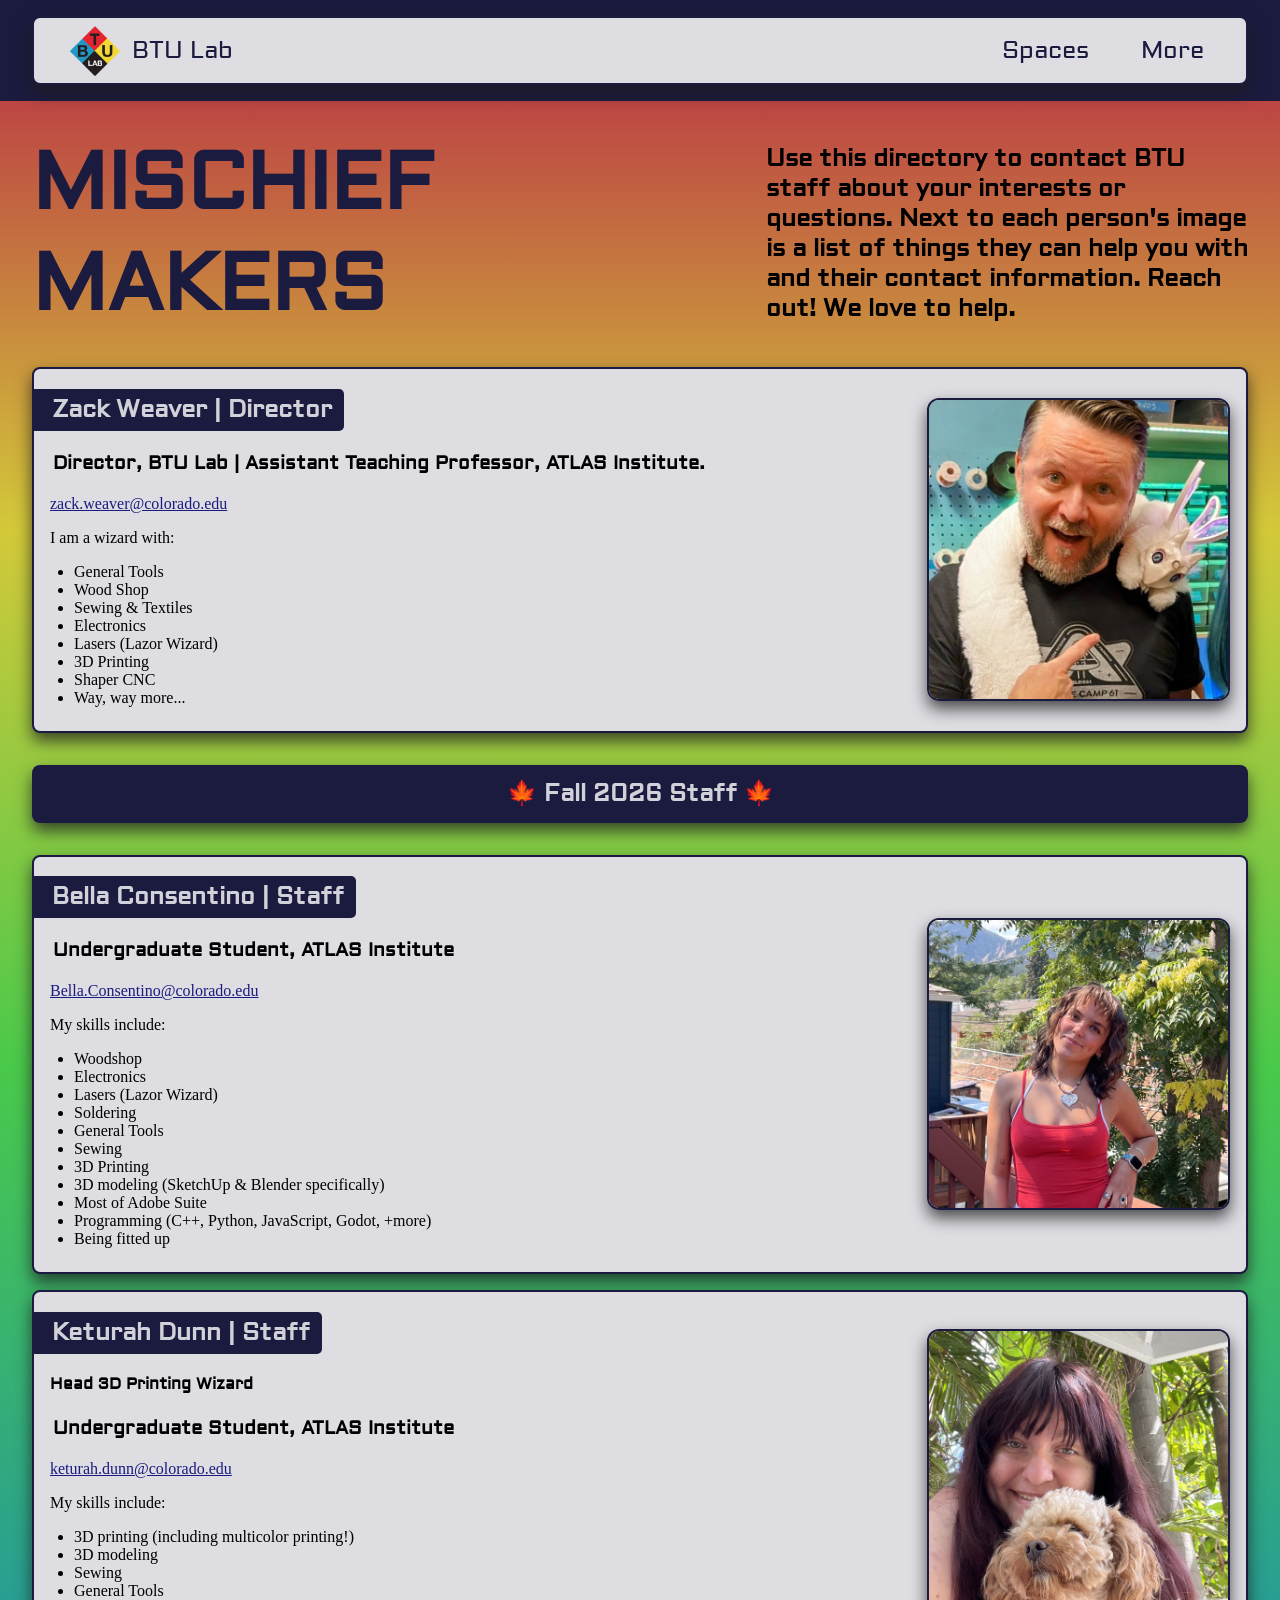
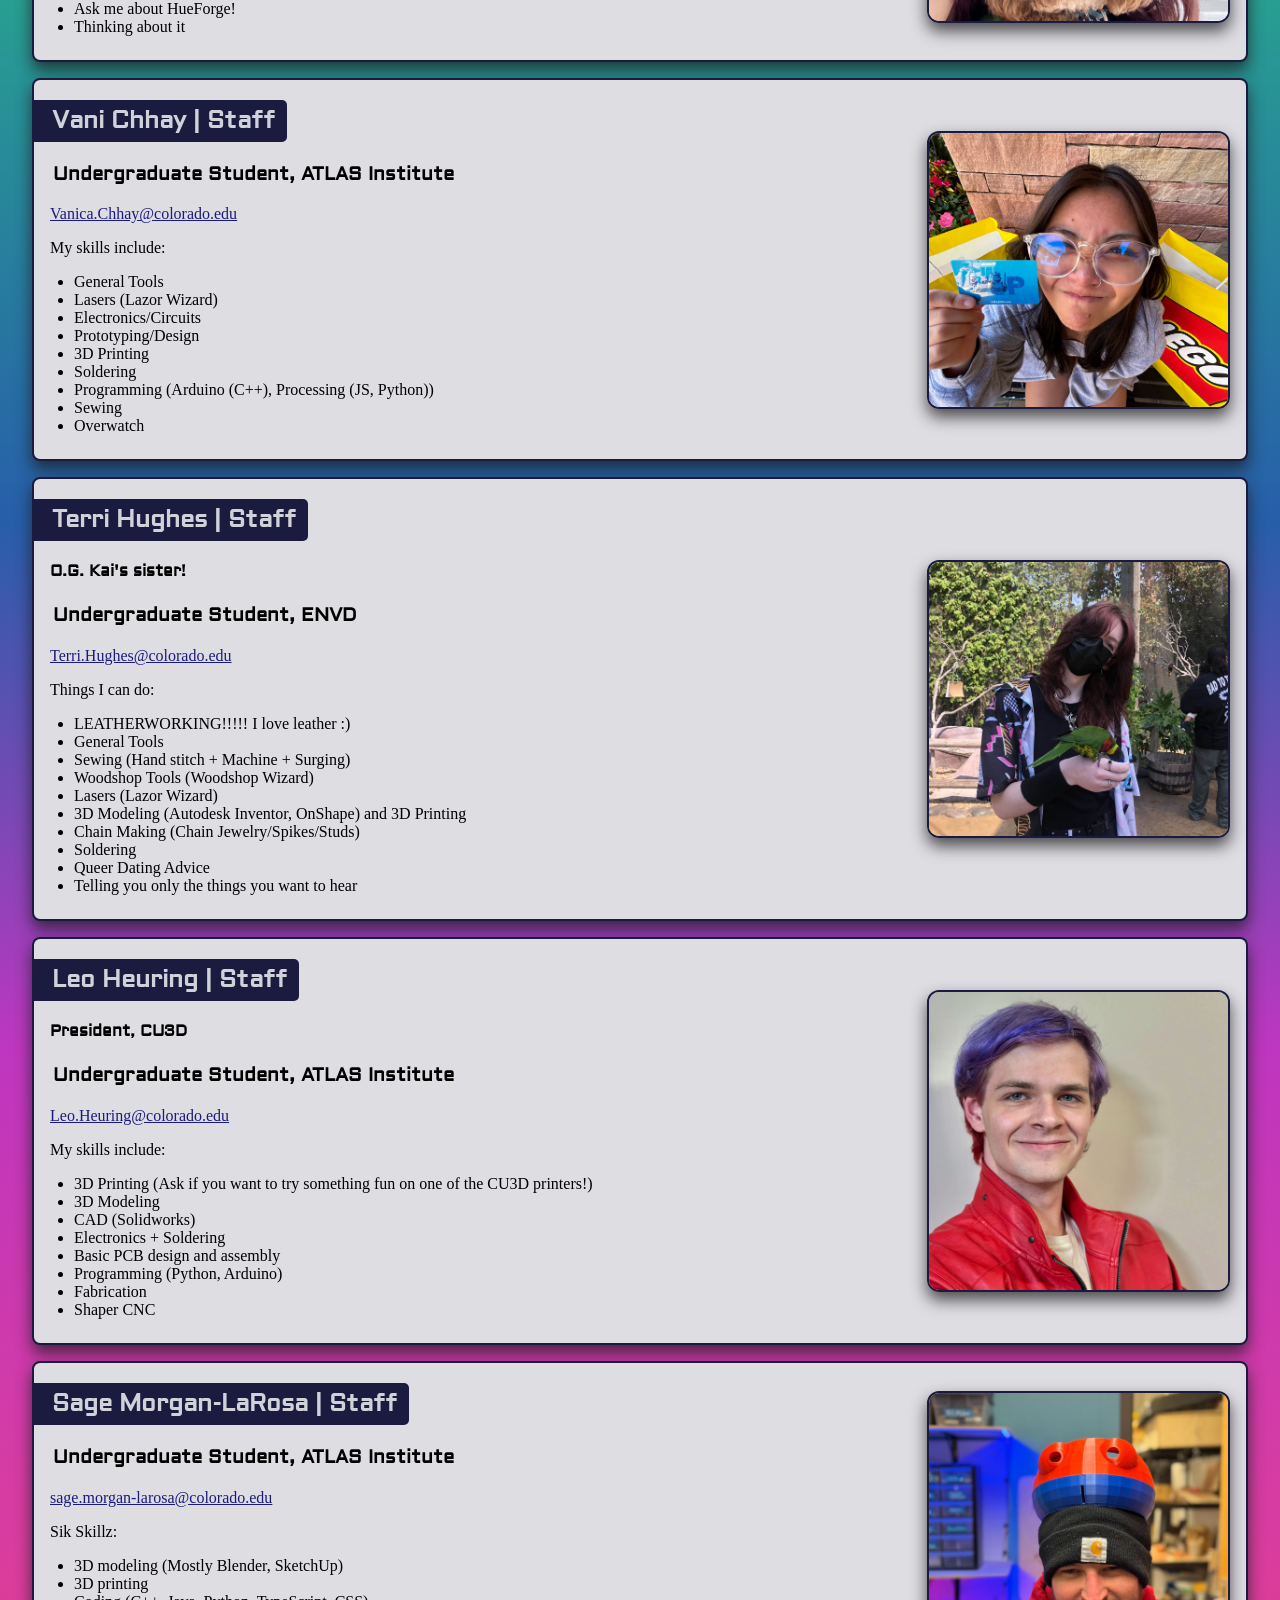
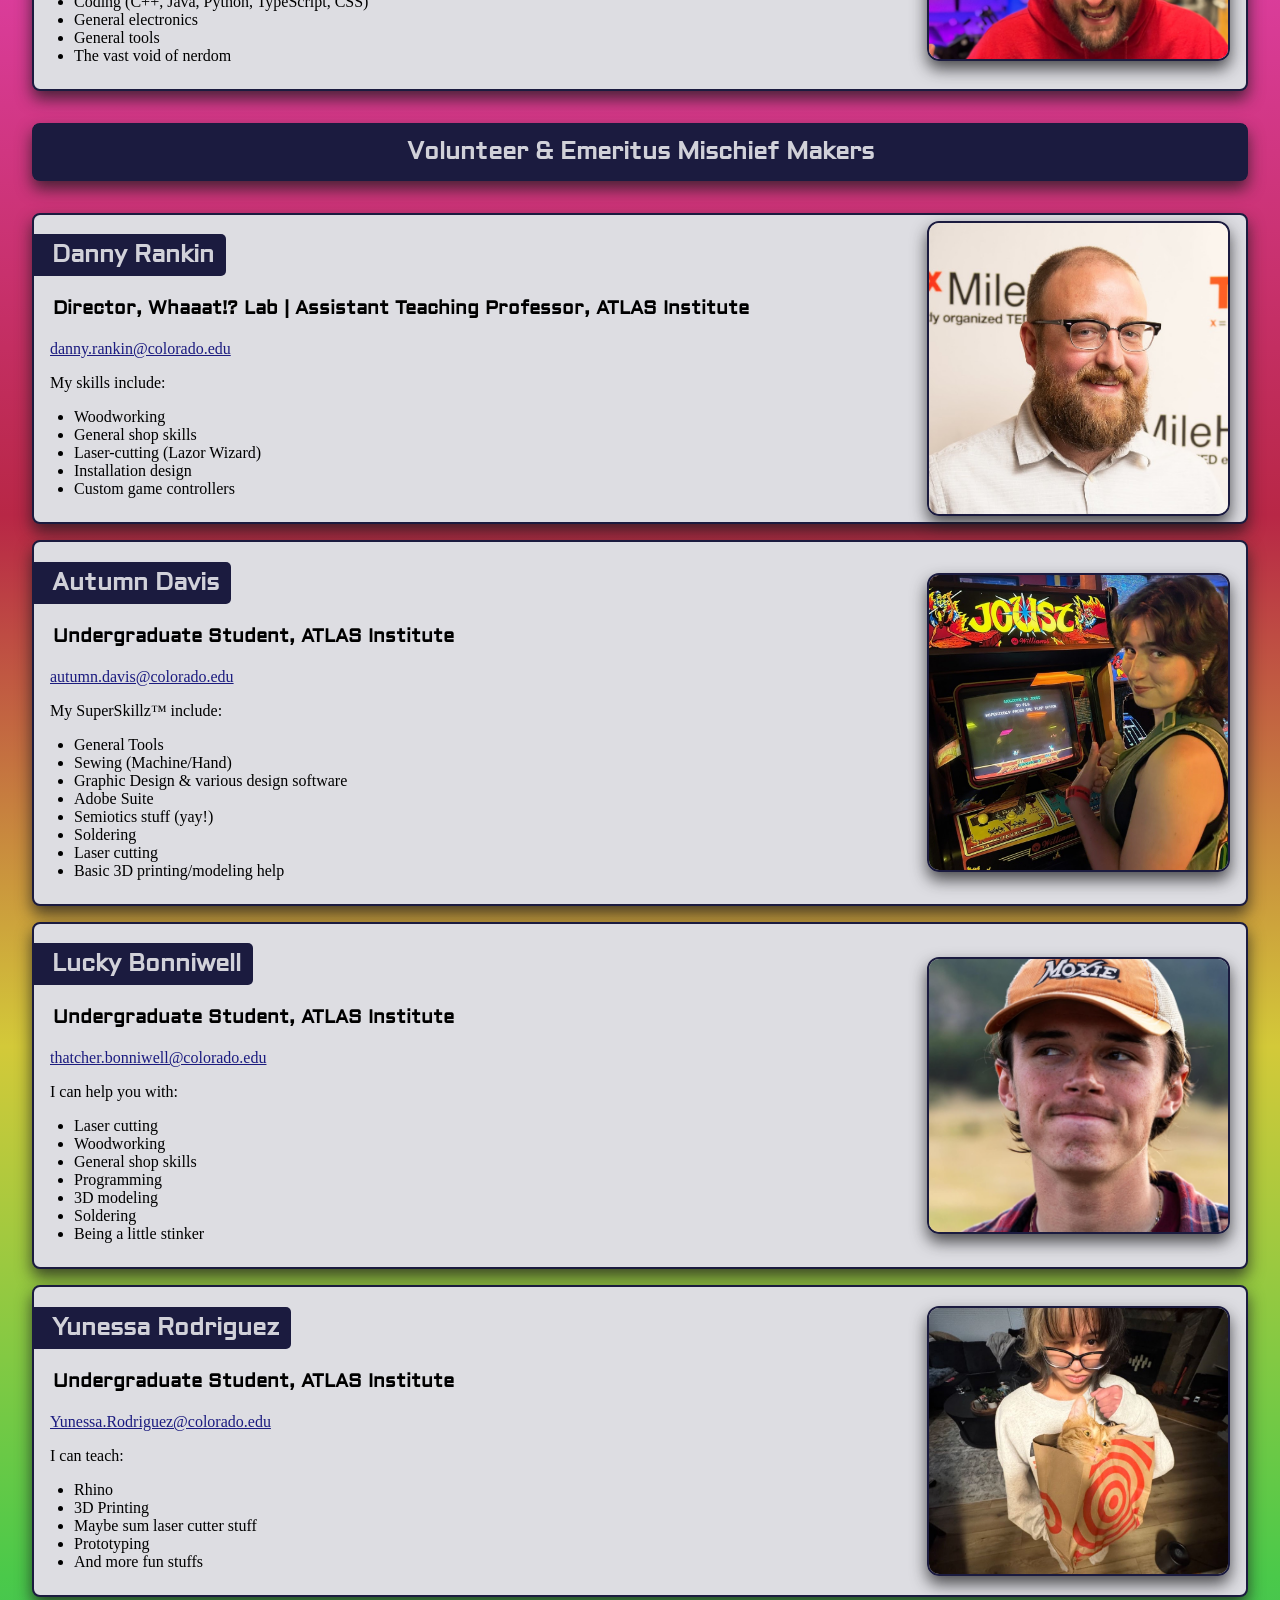
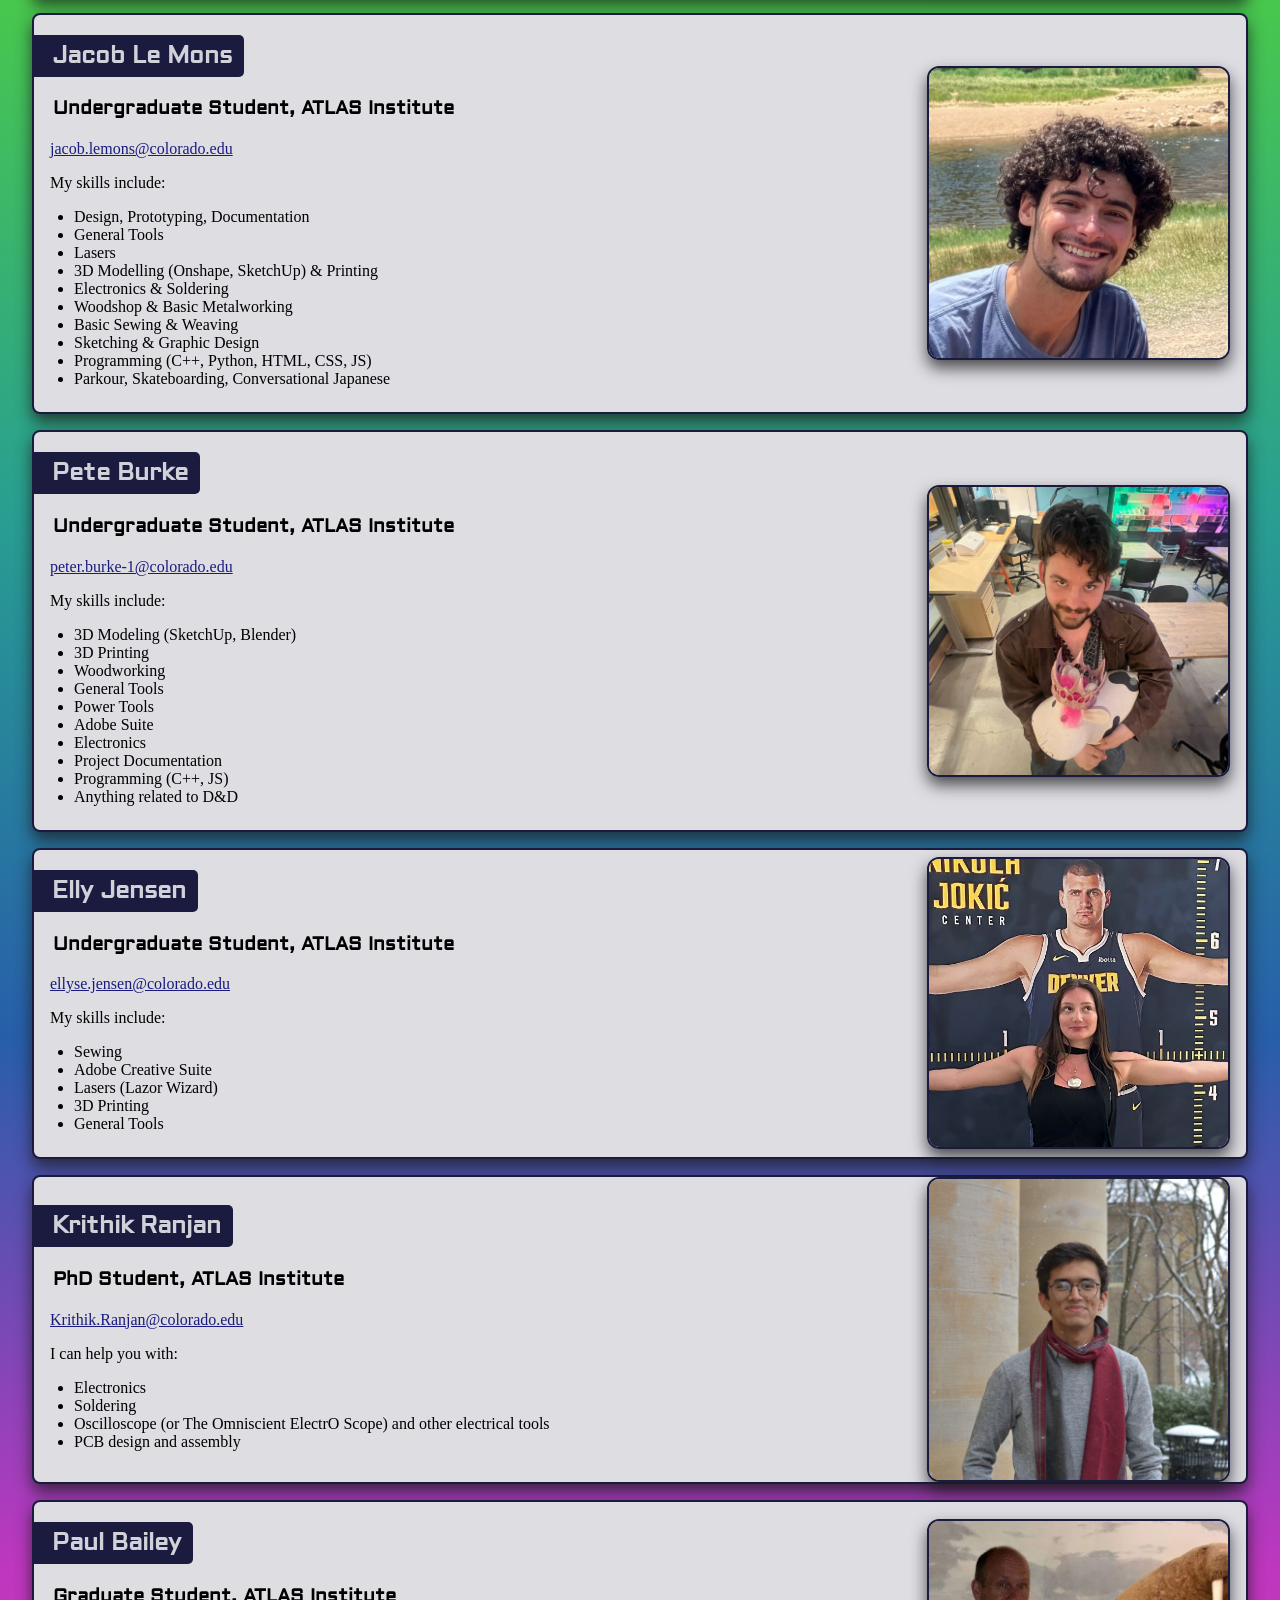
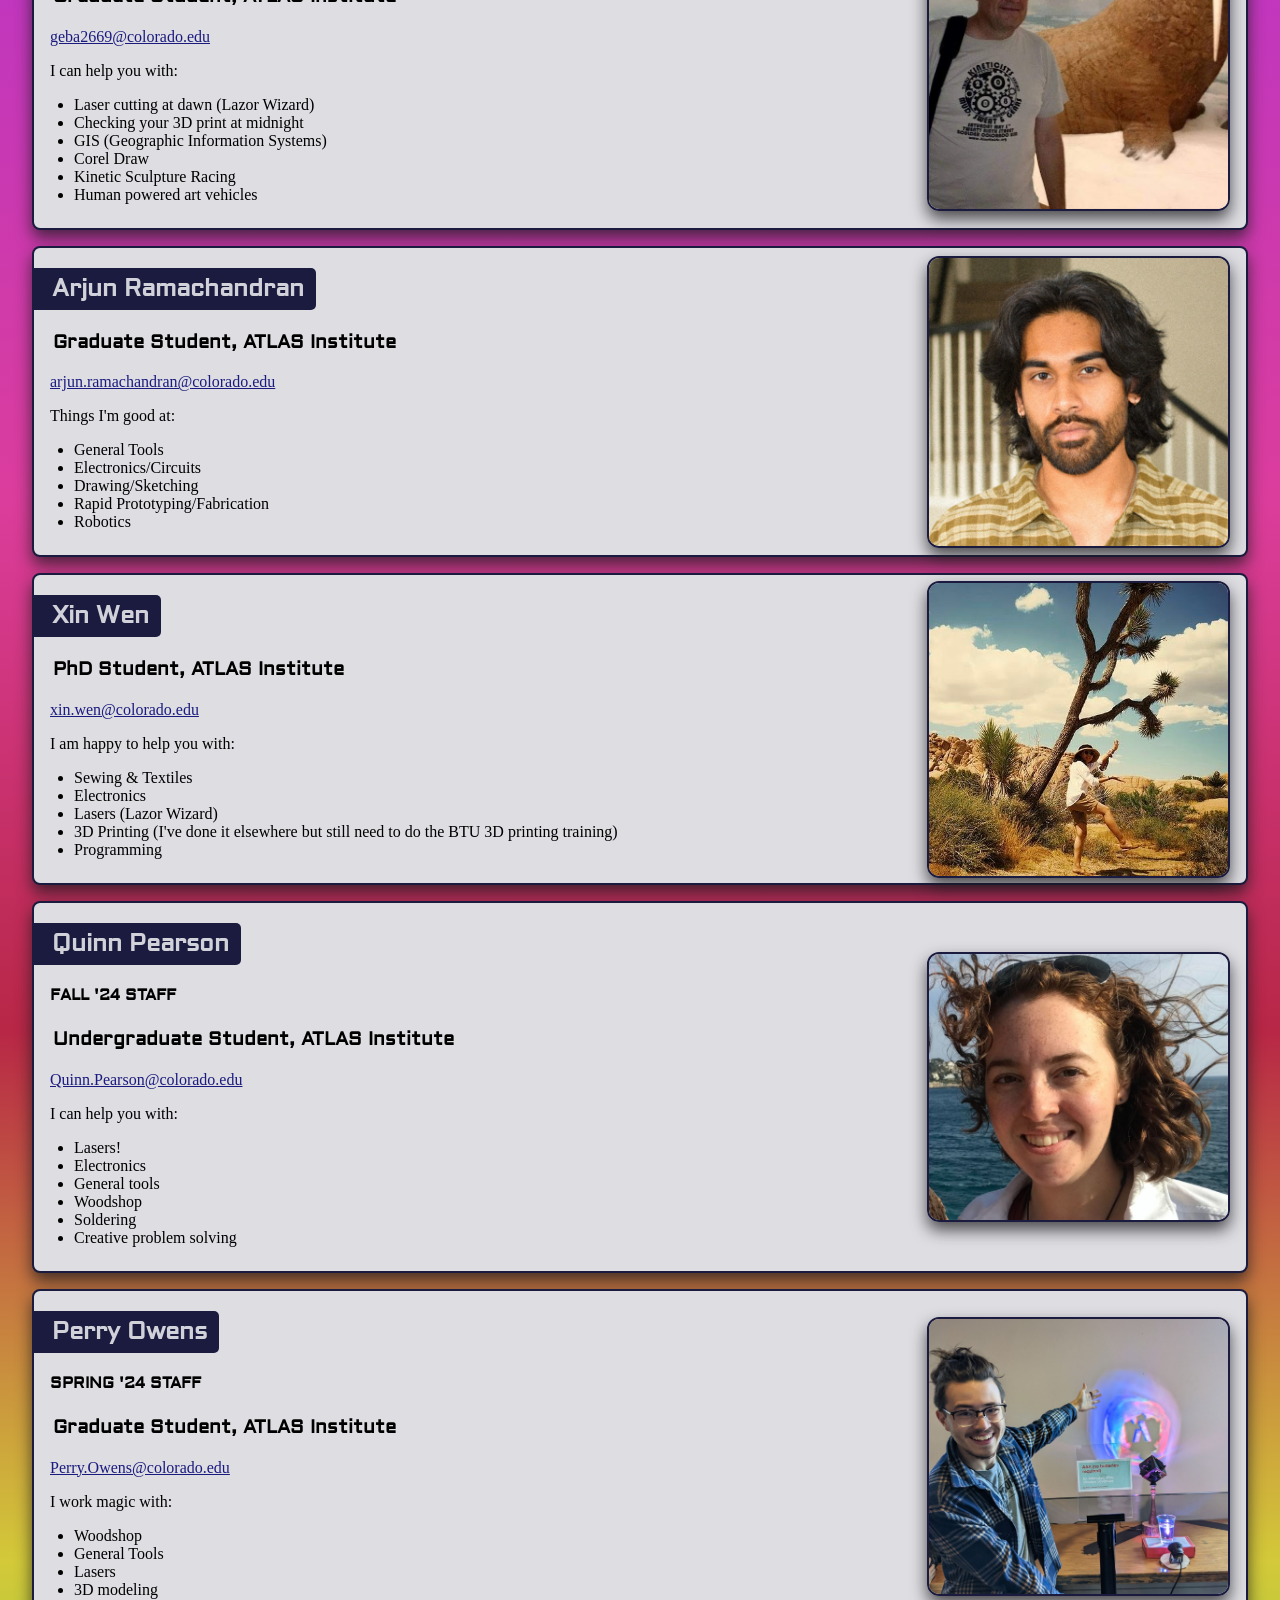
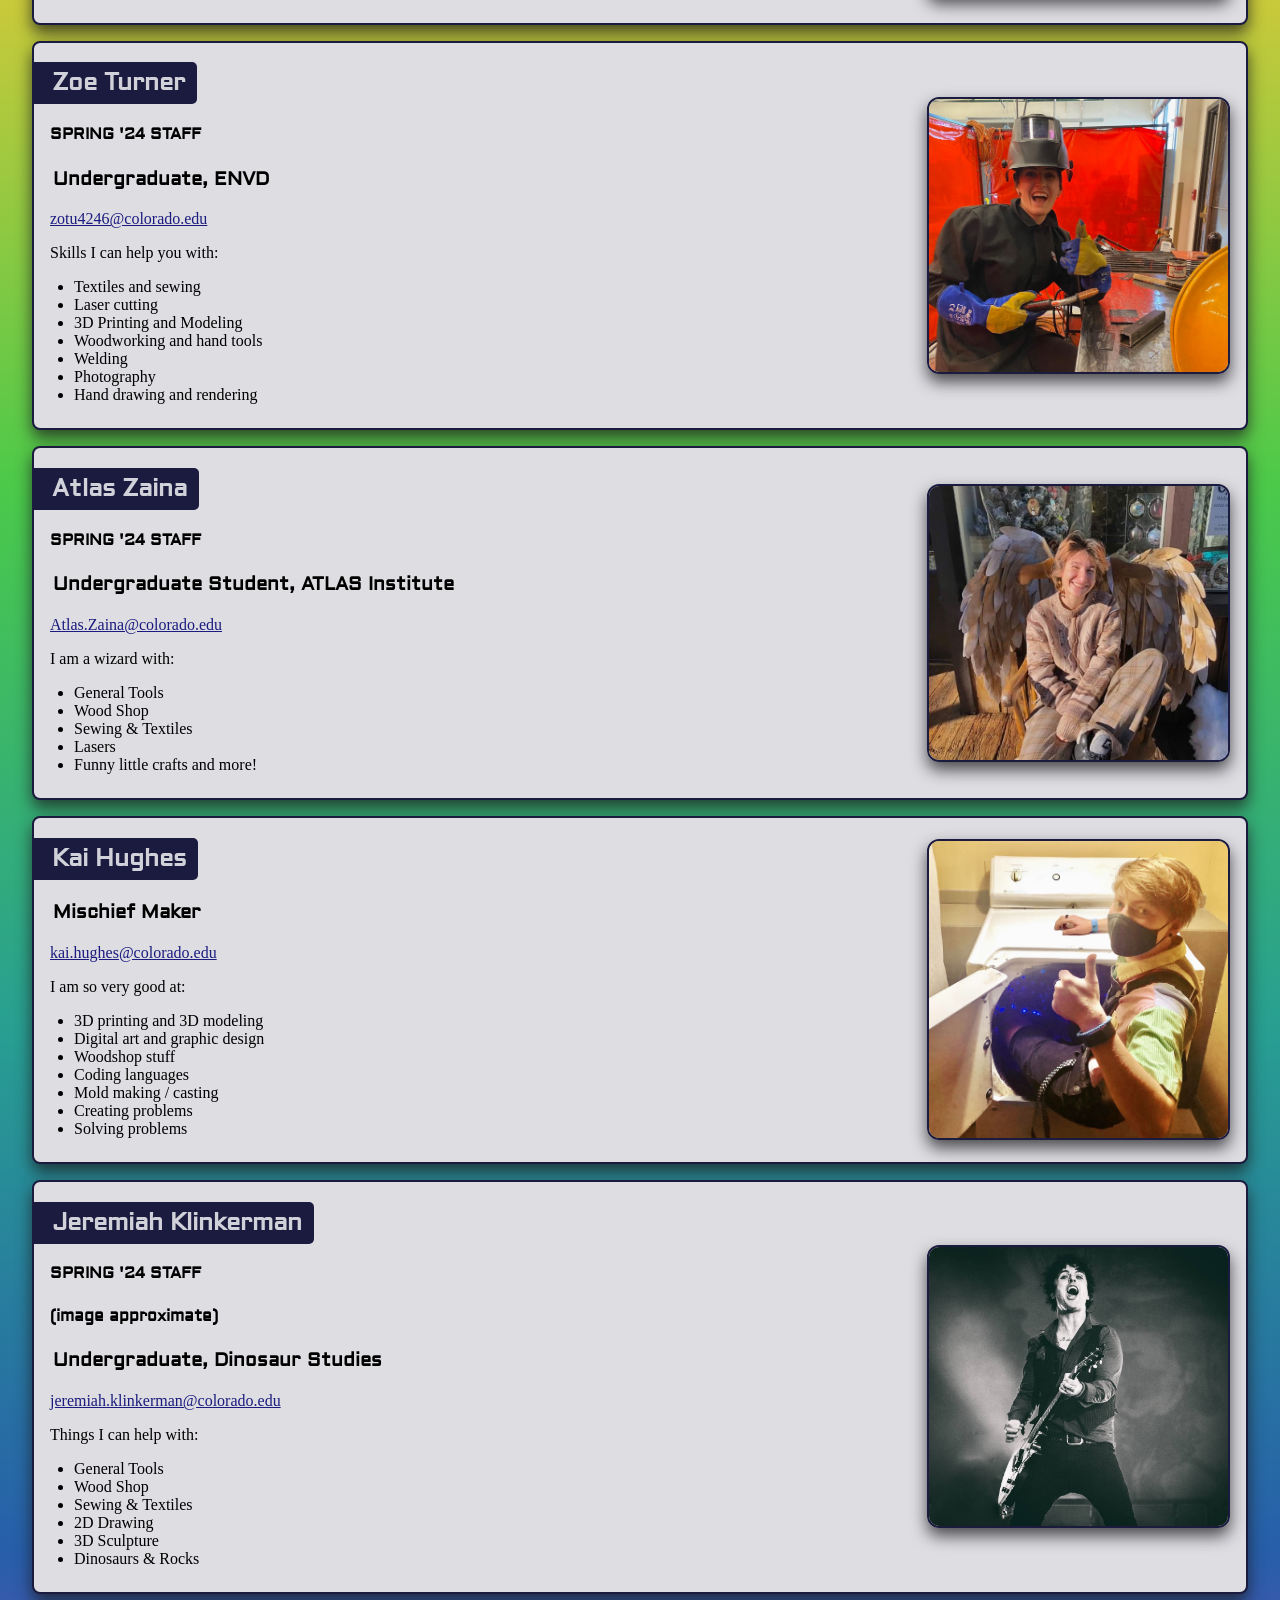
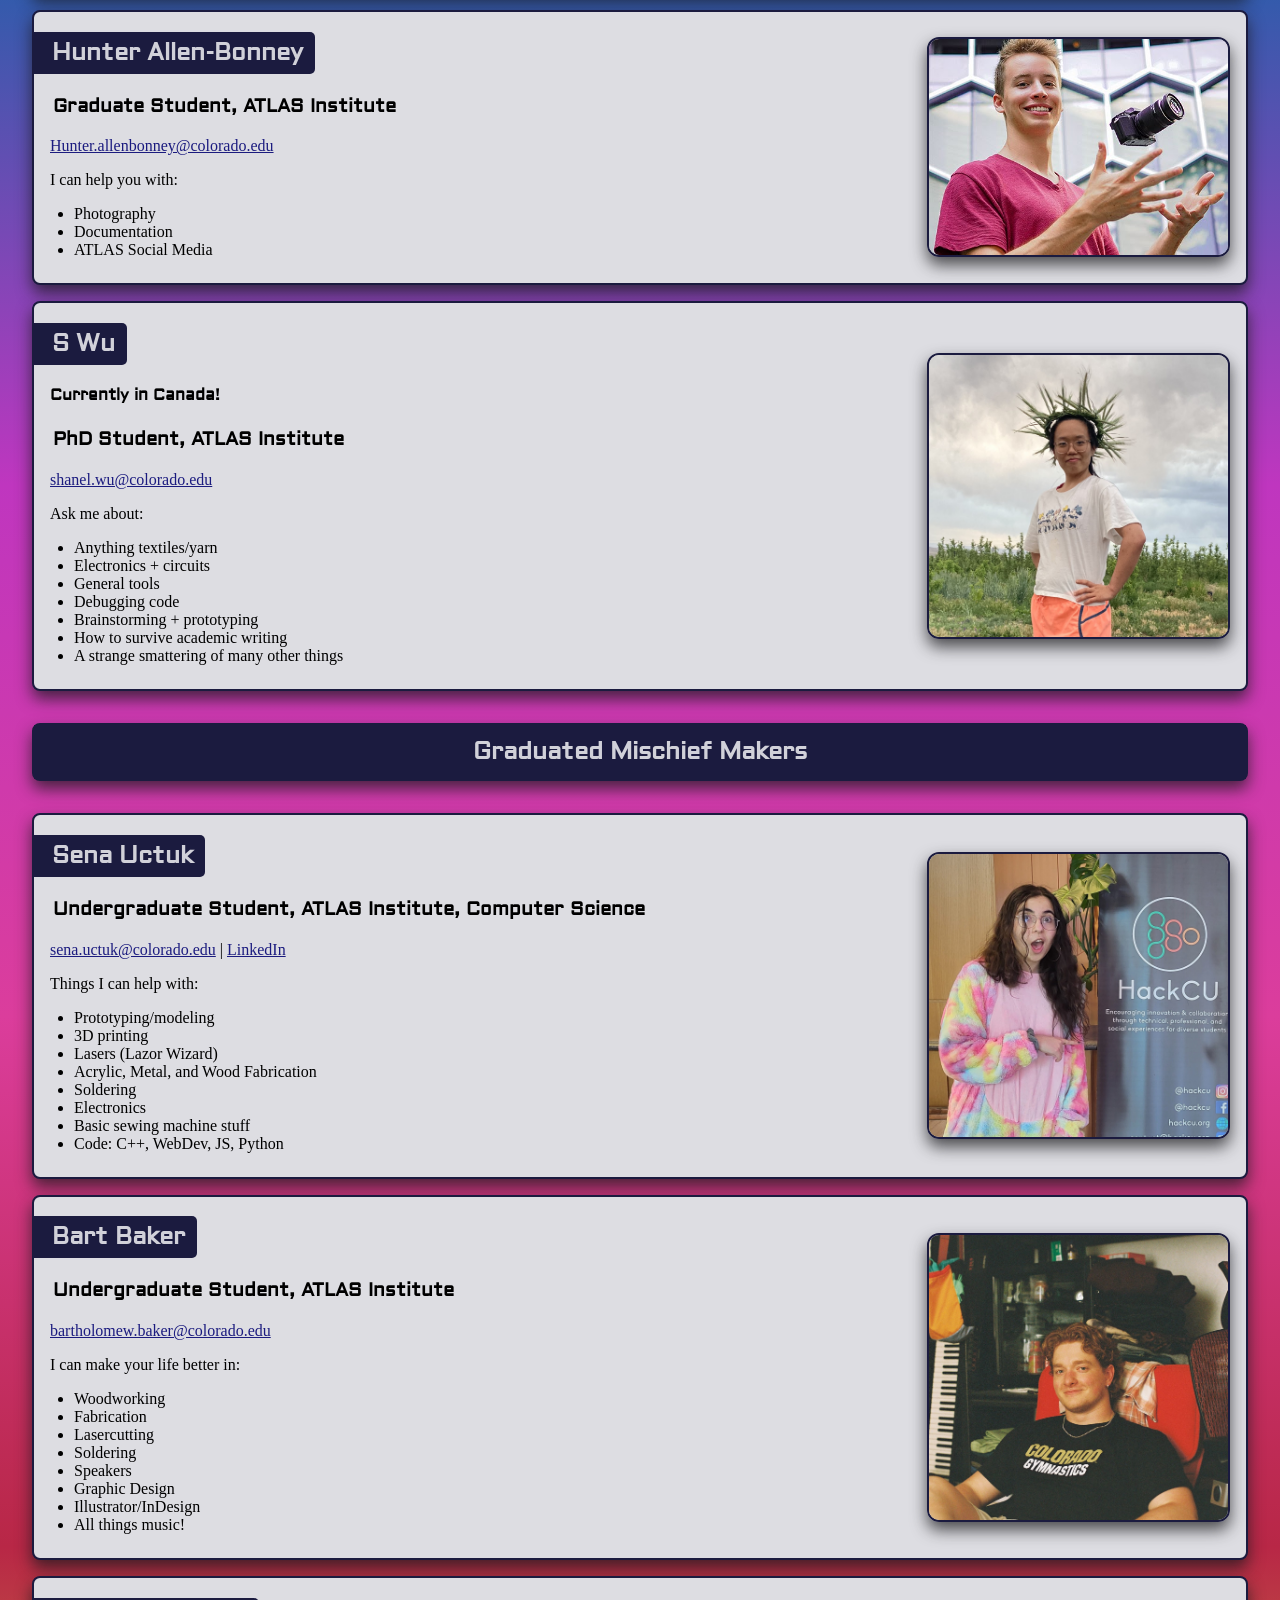
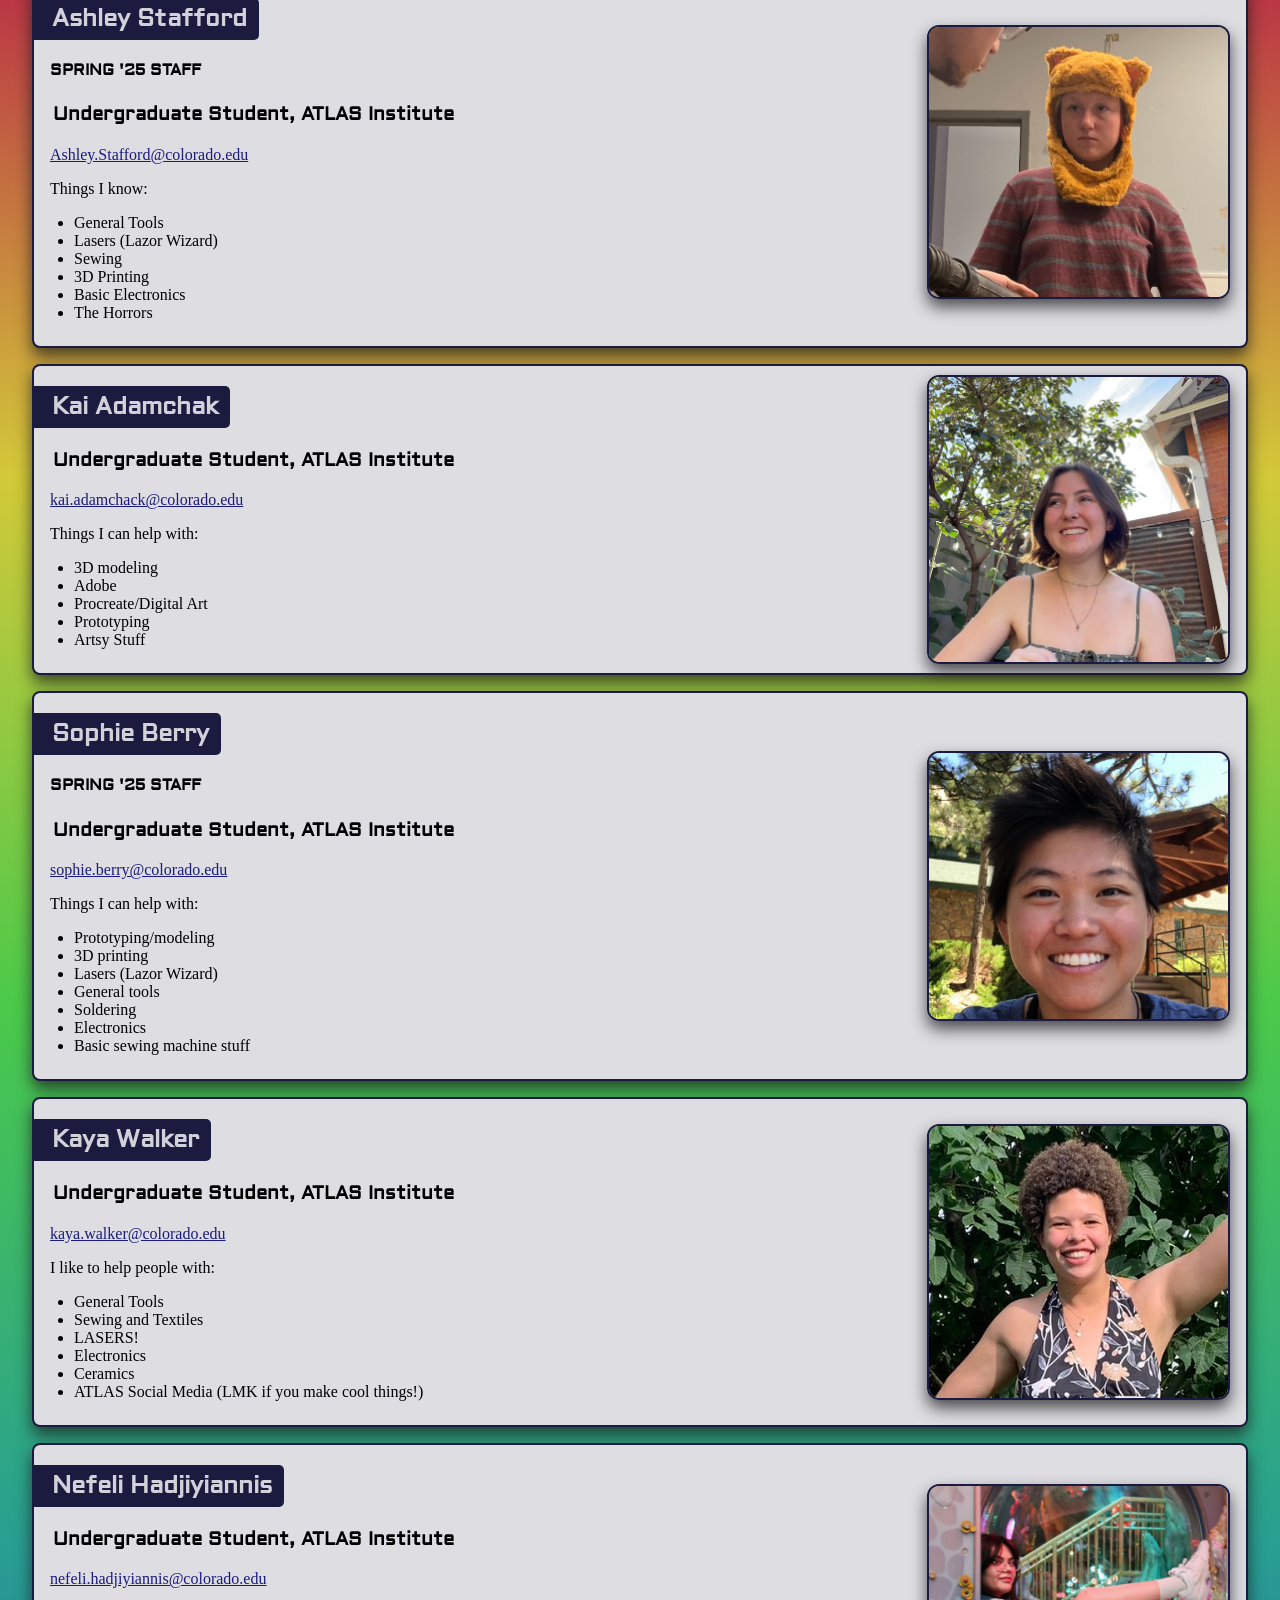
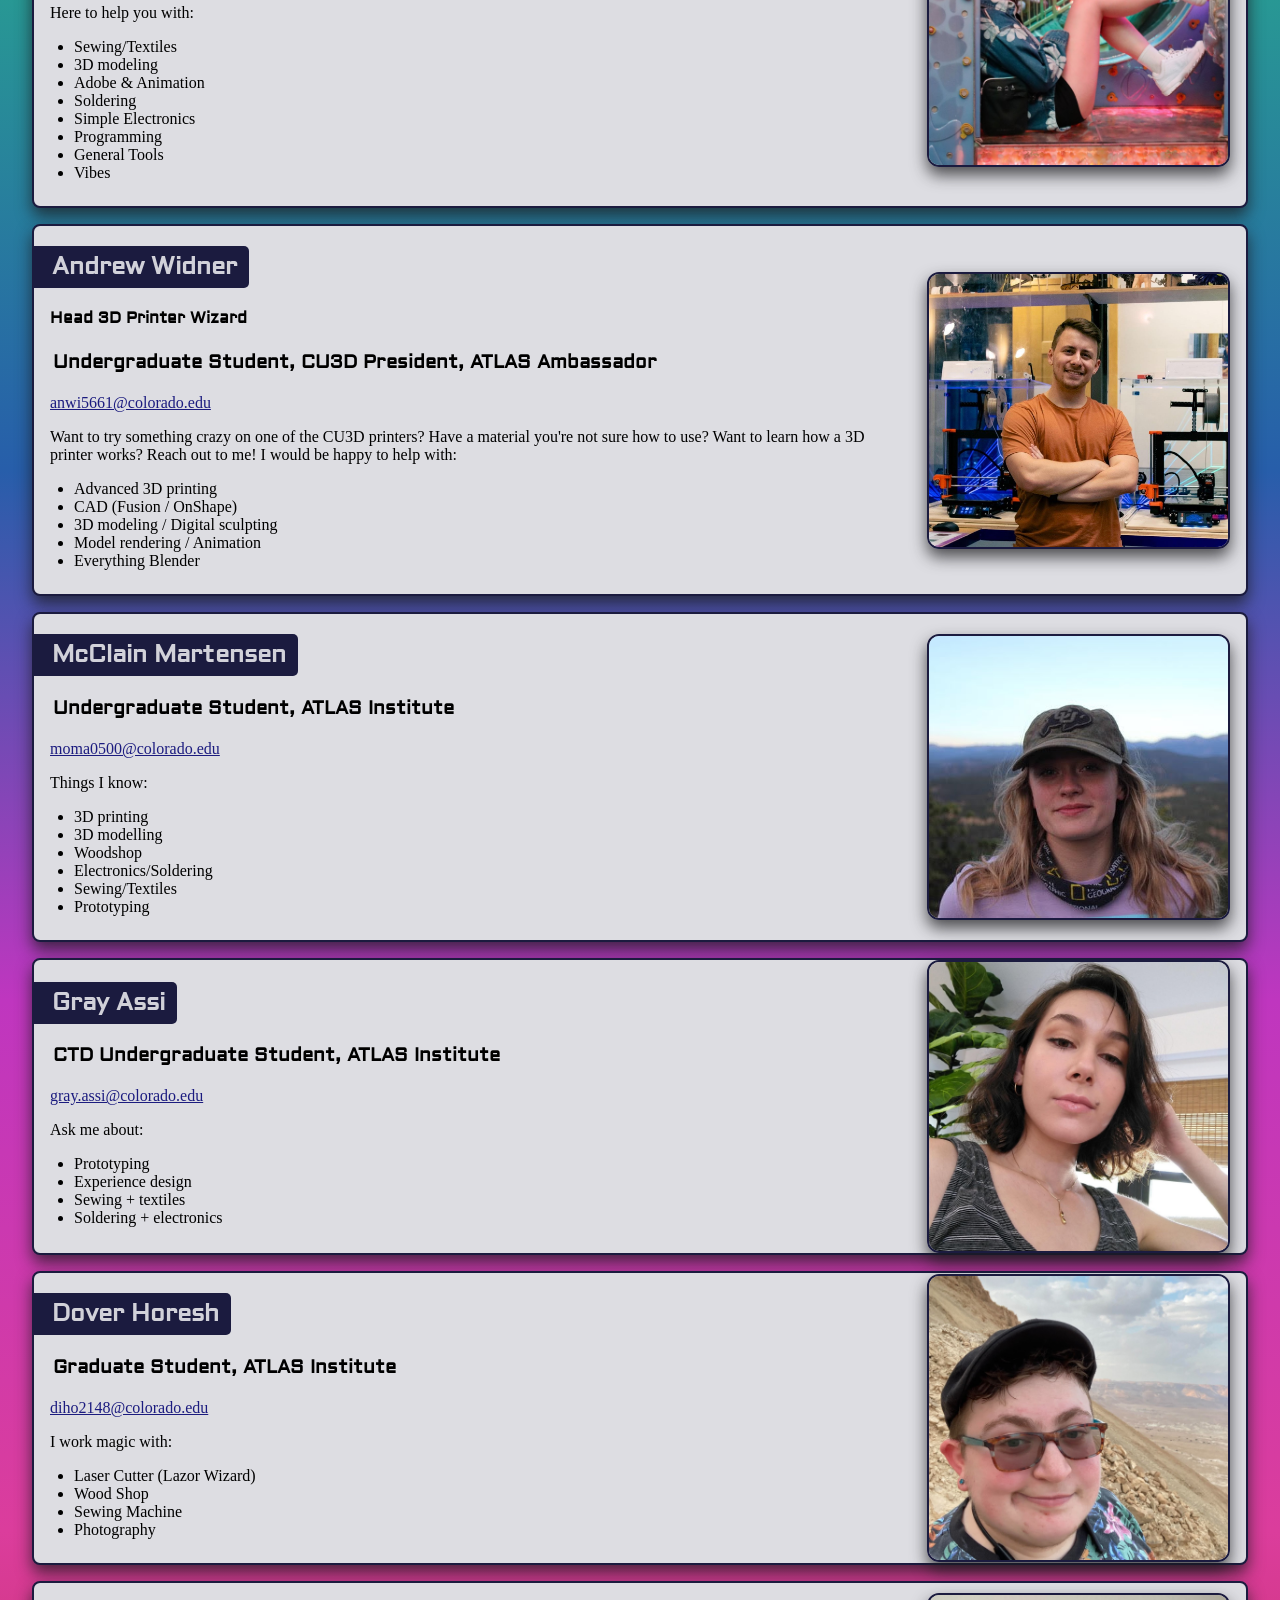
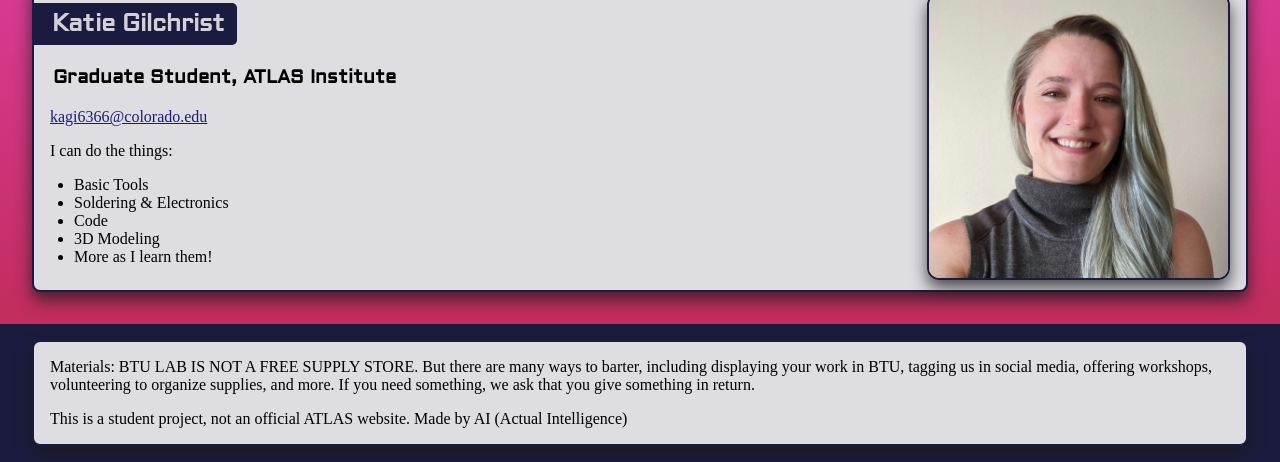
<file: pages/staff.html>
<!DOCTYPE html>
<html lang="en">
<head>
    <meta charset="UTF-8">
    <meta name="viewport" content="width=device-width, initial-scale=1.0">
    <title>BTU Lab | Staff</title>
    <link rel="icon" type="image/x-icon" href="/img/btulablogo.png">
    <link rel="stylesheet" href="../general.css">
</head>
<body class="staff-page">
        <div class ="full_bar">
        <nav>
            <a href="../index.html" id="logo">
                <img src="../img/btulablogo.png" alt="website logo">  
                <p>BTU Lab</p>
            </a>
            <section class="dropdowns">
                <div class="dropdown">
                    <div class="dropbtn">Spaces</div>
                    <div class="dropdown-content">
                        <a href="tools.html" id="tools_nav">Tools</a>
                        <a href="woodShop.html" id="wood_nav">Wood Shop</a>
                        <a href="sewing.html" id="sew_nav">Sewing & Textiles</a>
                        <a href="electronics.html" id="electric_nav">Electronics</a>
                        <a href="lasers.html" id="laser_nav">Lasers!</a>
                        <a href="3dprint.html" id="print_nav">3D Printers</a>
                        <a href="cnc.html" id="cnc_nav">CNC</a>
                    </div>
                </div>
                
                <div class="dropdown">
                    <div class="dropbtn">More</div>
                    <div class="dropdown-content">
                        <a href="BTUrules.html">Rules and Policies</a>
                        <a href="calendar.html">Calendar</a>
                        <a href="staff.html">Mischief Makers</a>
                        <a href="faculty.html">For Faculty</a>
                    </div>
                </div>
            </section>
        </nav>
    </div>
        <header>
        <h1><strong>Mischief Makers</strong></h1>
        <h2>
             Use this directory to contact BTU staff about your interests or questions. Next to each person's image is a list of things they can help you with and their contact information. Reach out! We love to help.
        </h2>
    </header>
    <main>
        <section class="info-card">
            <div class="card-text">
                <h2>Zack Weaver | Director</h2>
                <h3>Director, BTU Lab | Assistant Teaching Professor, ATLAS Institute.</h3>
                <p><a href="mailto:zack.weaver@colorado.edu">zack.weaver@colorado.edu</a></p>
                <p>I am a wizard with:</p>
                <ul>
                    <li>General Tools</li>
                    <li>Wood Shop</li>
                    <li>Sewing &amp; Textiles</li>
                    <li>Electronics</li>
                    <li>Lasers (Lazor Wizard)</li>
                    <li>3D Printing</li>
                    <li>Shaper CNC</li>
                    <li>Way, way more...</li>
                </ul>
            </div>
            <img src="../img/zackweaver.jpg" alt="Zack Weaver, the BTU director, pointing at a plush toy on his shoulder">
        </section>
        <section>
            <h2>🍁 Fall 2026 Staff 🍁</h2>
        </section>
        <section class="info-card">
            <div class="card-text">
                <h2>Bella Consentino | Staff</h2>
                <h3>Undergraduate Student, ATLAS Institute</h3>
                <p><a href="mailto:Bella.Consentino@colorado.edu">Bella.Consentino@colorado.edu</a></p>
                <p>My skills include:</p>
                <ul>
                    <li>Woodshop</li>
                    <li>Electronics</li>
                    <li>Lasers (Lazor Wizard)</li>
                    <li>Soldering</li>
                    <li>General Tools</li>
                    <li>Sewing</li>
                    <li>3D Printing</li>
                    <li>3D modeling (SketchUp &amp; Blender specifically)</li>
                    <li>Most of Adobe Suite</li>
                    <li>Programming (C++, Python, JavaScript, Godot, +more)</li>
                    <li>Being fitted up</li>
                </ul>
            </div>
            <img src="../img/bellaconsentino.jpg" alt="Bella Consentino, BTU Lab staff">
        </section>
        <section class="info-card">
            <div class="card-text">
                <h2>Keturah Dunn | Staff</h2>
                <h4>Head 3D Printing Wizard</h4>
                <h3>Undergraduate Student, ATLAS Institute</h3>
                <p><a href="mailto:keturah.dunn@colorado.edu">keturah.dunn@colorado.edu</a></p>
                <p>My skills include:</p>
                <ul>
                    <li>3D printing (including multicolor printing!)</li>
                    <li>3D modeling</li>
                    <li>Sewing</li>
                    <li>General Tools</li>
                    <li>Ask me about HueForge!</li>
                    <li>Thinking about it</li>
                </ul>
            </div>
            <img src="../img/keturahdunn.jpg" alt="Keturah Dunn, BTU Lab staff">
        </section>
        <section class="info-card">
            <div class="card-text">
                <h2>Vani Chhay | Staff</h2>
                <h3>Undergraduate Student, ATLAS Institute</h3>
                <p><a href="mailto:Vanica.Chhay@colorado.edu">Vanica.Chhay@colorado.edu</a></p>
                <p>My skills include:</p>
                <ul>
                    <li>General Tools</li>
                    <li>Lasers (Lazor Wizard)</li>
                    <li>Electronics/Circuits</li>
                    <li>Prototyping/Design</li>
                    <li>3D Printing</li>
                    <li>Soldering</li>
                    <li>Programming (Arduino (C++), Processing (JS, Python))</li>
                    <li>Sewing</li>
                    <li>Overwatch</li>
                </ul>
            </div>
            <img src="../img/vanichhay.png" alt="Vani Chhay, BTU Lab staff">
        </section>
        <section class="info-card">
            <div class="card-text">
                <h2>Terri Hughes | Staff</h2>
                <h4>O.G. Kai&#x27;s sister!</h4>
                <h3>Undergraduate Student, ENVD</h3>
                <p><a href="mailto:Terri.Hughes@colorado.edu">Terri.Hughes@colorado.edu</a></p>
                <p>Things I can do:</p>
                <ul>
                    <li>LEATHERWORKING!!!!! I love leather :)</li>
                    <li>General Tools</li>
                    <li>Sewing (Hand stitch + Machine + Surging)</li>
                    <li>Woodshop Tools (Woodshop Wizard)</li>
                    <li>Lasers (Lazor Wizard)</li>
                    <li>3D Modeling (Autodesk Inventor, OnShape) and 3D Printing</li>
                    <li>Chain Making (Chain Jewelry/Spikes/Studs)</li>
                    <li>Soldering</li>
                    <li>Queer Dating Advice</li>
                    <li>Telling you only the things you want to hear</li>
                </ul>
            </div>
            <img src="../img/terrihughes.jpg" alt="Terri Hughes, BTU Lab staff">
        </section>
        <section class="info-card">
            <div class="card-text">
                <h2>Leo Heuring | Staff</h2>
                <h4>President, CU3D</h4>
                <h3>Undergraduate Student, ATLAS Institute</h3>
                <p><a href="mailto:Leo.Heuring@colorado.edu">Leo.Heuring@colorado.edu</a></p>
                <p>My skills include:</p>
                <ul>
                    <li>3D Printing (Ask if you want to try something fun on one of the CU3D printers!)</li>
                    <li>3D Modeling</li>
                    <li>CAD (Solidworks)</li>
                    <li>Electronics + Soldering</li>
                    <li>Basic PCB design and assembly</li>
                    <li>Programming (Python, Arduino)</li>
                    <li>Fabrication</li>
                    <li>Shaper CNC</li>
                </ul>
            </div>
            <img src="../img/leoheuring.jpg" alt="Leo Heuring, BTU Lab staff">
        </section>
        <section class="info-card">
            <div class="card-text">
                <h2>Sage Morgan-LaRosa | Staff</h2>
                <h3>Undergraduate Student, ATLAS Institute</h3>
                <p><a href="mailto:sage.morgan-larosa@colorado.edu">sage.morgan-larosa@colorado.edu</a></p>
                <p>Sik Skillz:</p>
                <ul>
                    <li>3D modeling (Mostly Blender, SketchUp)</li>
                    <li>3D printing</li>
                    <li>Coding (C++, Java, Python, TypeScript, CSS)</li>
                    <li>General electronics</li>
                    <li>General tools</li>
                    <li>The vast void of nerdom</li>
                </ul>
            </div>
            <img src="../img/sagemorganlarosa.jpg" alt="Sage Morgan-LaRosa, BTU Lab staff">
        </section>
        <section>
            <h2>Volunteer &amp; Emeritus Mischief Makers</h2>
        </section>
        <section class="info-card">
            <div class="card-text">
                <h2>Danny Rankin</h2>
                <h3>Director, Whaaat!? Lab | Assistant Teaching Professor, ATLAS Institute</h3>
                <p><a href="mailto:danny.rankin@colorado.edu">danny.rankin@colorado.edu</a></p>
                <p>My skills include:</p>
                <ul>
                    <li>Woodworking</li>
                    <li>General shop skills</li>
                    <li>Laser-cutting (Lazor Wizard)</li>
                    <li>Installation design</li>
                    <li>Custom game controllers</li>
                </ul>
            </div>
            <img src="../img/dannyrankin.jpg" alt="Danny Rankin, BTU Lab mischief maker">
        </section>
        <section class="info-card">
            <div class="card-text">
                <h2>Autumn Davis</h2>
                <h3>Undergraduate Student, ATLAS Institute</h3>
                <p><a href="mailto:autumn.davis@colorado.edu">autumn.davis@colorado.edu</a></p>
                <p>My SuperSkillz™ include:</p>
                <ul>
                    <li>General Tools</li>
                    <li>Sewing (Machine/Hand)</li>
                    <li>Graphic Design &amp; various design software</li>
                    <li>Adobe Suite</li>
                    <li>Semiotics stuff (yay!)</li>
                    <li>Soldering</li>
                    <li>Laser cutting</li>
                    <li>Basic 3D printing/modeling help</li>
                </ul>
            </div>
            <img src="../img/autumndavis.jpg" alt="Autumn Davis, BTU Lab mischief maker">
        </section>
        <section class="info-card">
            <div class="card-text">
                <h2>Lucky Bonniwell</h2>
                <h3>Undergraduate Student, ATLAS Institute</h3>
                <p><a href="mailto:thatcher.bonniwell@colorado.edu">thatcher.bonniwell@colorado.edu</a></p>
                <p>I can help you with:</p>
                <ul>
                    <li>Laser cutting</li>
                    <li>Woodworking</li>
                    <li>General shop skills</li>
                    <li>Programming</li>
                    <li>3D modeling</li>
                    <li>Soldering</li>
                    <li>Being a little stinker</li>
                </ul>
            </div>
            <img src="../img/luckybonniwell.jpg" alt="Lucky Bonniwell, BTU Lab mischief maker">
        </section>
        <section class="info-card">
            <div class="card-text">
                <h2>Yunessa Rodriguez</h2>
                <h3>Undergraduate Student, ATLAS Institute</h3>
                <p><a href="mailto:Yunessa.Rodriguez@colorado.edu">Yunessa.Rodriguez@colorado.edu</a></p>
                <p>I can teach:</p>
                <ul>
                    <li>Rhino</li>
                    <li>3D Printing</li>
                    <li>Maybe sum laser cutter stuff</li>
                    <li>Prototyping</li>
                    <li>And more fun stuffs</li>
                </ul>
            </div>
            <img src="../img/yunessarodriguez.jpg" alt="Yunessa Rodriguez, BTU Lab mischief maker">
        </section>
        <section class="info-card">
            <div class="card-text">
                <h2>Jacob Le Mons</h2>
                <h3>Undergraduate Student, ATLAS Institute</h3>
                <p><a href="mailto:jacob.lemons@colorado.edu">jacob.lemons@colorado.edu</a></p>
                <p>My skills include:</p>
                <ul>
                    <li>Design, Prototyping, Documentation</li>
                    <li>General Tools</li>
                    <li>Lasers</li>
                    <li>3D Modelling (Onshape, SketchUp) &amp; Printing</li>
                    <li>Electronics &amp; Soldering</li>
                    <li>Woodshop &amp; Basic Metalworking</li>
                    <li>Basic Sewing &amp; Weaving</li>
                    <li>Sketching &amp; Graphic Design</li>
                    <li>Programming (C++, Python, HTML, CSS, JS)</li>
                    <li>Parkour, Skateboarding, Conversational Japanese</li>
                </ul>
            </div>
            <img src="../img/jacoblemons.jpg" alt="Jacob Le Mons, BTU Lab mischief maker">
        </section>
        <section class="info-card">
            <div class="card-text">
                <h2>Pete Burke</h2>
                <h3>Undergraduate Student, ATLAS Institute</h3>
                <p><a href="mailto:peter.burke-1@colorado.edu">peter.burke-1@colorado.edu</a></p>
                <p>My skills include:</p>
                <ul>
                    <li>3D Modeling (SketchUp, Blender)</li>
                    <li>3D Printing</li>
                    <li>Woodworking</li>
                    <li>General Tools</li>
                    <li>Power Tools</li>
                    <li>Adobe Suite</li>
                    <li>Electronics</li>
                    <li>Project Documentation</li>
                    <li>Programming (C++, JS)</li>
                    <li>Anything related to D&amp;D</li>
                </ul>
            </div>
            <img src="../img/peteburke.png" alt="Pete Burke, BTU Lab mischief maker">
        </section>
        <section class="info-card">
            <div class="card-text">
                <h2>Elly Jensen</h2>
                <h3>Undergraduate Student, ATLAS Institute</h3>
                <p><a href="mailto:ellyse.jensen@colorado.edu">ellyse.jensen@colorado.edu</a></p>
                <p>My skills include:</p>
                <ul>
                    <li>Sewing</li>
                    <li>Adobe Creative Suite</li>
                    <li>Lasers (Lazor Wizard)</li>
                    <li>3D Printing</li>
                    <li>General Tools</li>
                </ul>
            </div>
            <img src="../img/ellyjensen.jpg" alt="Elly Jensen, BTU Lab mischief maker">
        </section>
        <section class="info-card">
            <div class="card-text">
                <h2>Krithik Ranjan</h2>
                <h3>PhD Student, ATLAS Institute</h3>
                <p><a href="mailto:Krithik.Ranjan@colorado.edu">Krithik.Ranjan@colorado.edu</a></p>
                <p>I can help you with:</p>
                <ul>
                    <li>Electronics</li>
                    <li>Soldering</li>
                    <li>Oscilloscope (or The Omniscient ElectrO Scope) and other electrical tools</li>
                    <li>PCB design and assembly</li>
                </ul>
            </div>
            <img src="../img/krithikranjan.jpg" alt="Krithik Ranjan, BTU Lab mischief maker">
        </section>
        <section class="info-card">
            <div class="card-text">
                <h2>Paul Bailey</h2>
                <h3>Graduate Student, ATLAS Institute</h3>
                <p><a href="mailto:geba2669@colorado.edu">geba2669@colorado.edu</a></p>
                <p>I can help you with:</p>
                <ul>
                    <li>Laser cutting at dawn (Lazor Wizard)</li>
                    <li>Checking your 3D print at midnight</li>
                    <li>GIS (Geographic Information Systems)</li>
                    <li>Corel Draw</li>
                    <li>Kinetic Sculpture Racing</li>
                    <li>Human powered art vehicles</li>
                </ul>
            </div>
            <img src="../img/paulbailey.jpg" alt="Paul Bailey, BTU Lab mischief maker">
        </section>
        <section class="info-card">
            <div class="card-text">
                <h2>Arjun Ramachandran</h2>
                <h3>Graduate Student, ATLAS Institute</h3>
                <p><a href="mailto:arjun.ramachandran@colorado.edu">arjun.ramachandran@colorado.edu</a></p>
                <p>Things I&#x27;m good at:</p>
                <ul>
                    <li>General Tools</li>
                    <li>Electronics/Circuits</li>
                    <li>Drawing/Sketching</li>
                    <li>Rapid Prototyping/Fabrication</li>
                    <li>Robotics</li>
                </ul>
            </div>
            <img src="../img/arjunramachandran.jpg" alt="Arjun Ramachandran, BTU Lab mischief maker">
        </section>
        <section class="info-card">
            <div class="card-text">
                <h2>Xin Wen</h2>
                <h3>PhD Student, ATLAS Institute</h3>
                <p><a href="mailto:xin.wen@colorado.edu">xin.wen@colorado.edu</a></p>
                <p>I am happy to help you with:</p>
                <ul>
                    <li>Sewing &amp; Textiles</li>
                    <li>Electronics</li>
                    <li>Lasers (Lazor Wizard)</li>
                    <li>3D Printing (I&#x27;ve done it elsewhere but still need to do the BTU 3D printing training)</li>
                    <li>Programming</li>
                </ul>
            </div>
            <img src="../img/xinwen.jpg" alt="Xin Wen, BTU Lab mischief maker">
        </section>
        <section class="info-card">
            <div class="card-text">
                <h2>Quinn Pearson</h2>
                <h4>FALL &#x27;24 STAFF</h4>
                <h3>Undergraduate Student, ATLAS Institute</h3>
                <p><a href="mailto:Quinn.Pearson@colorado.edu">Quinn.Pearson@colorado.edu</a></p>
                <p>I can help you with:</p>
                <ul>
                    <li>Lasers!</li>
                    <li>Electronics</li>
                    <li>General tools</li>
                    <li>Woodshop</li>
                    <li>Soldering</li>
                    <li>Creative problem solving</li>
                </ul>
            </div>
            <img src="../img/quinnpearson.jpg" alt="Quinn Pearson, BTU Lab mischief maker">
        </section>
        <section class="info-card">
            <div class="card-text">
                <h2>Perry Owens</h2>
                <h4>SPRING &#x27;24 STAFF</h4>
                <h3>Graduate Student, ATLAS Institute</h3>
                <p><a href="mailto:Perry.Owens@colorado.edu">Perry.Owens@colorado.edu</a></p>
                <p>I work magic with:</p>
                <ul>
                    <li>Woodshop</li>
                    <li>General Tools</li>
                    <li>Lasers</li>
                    <li>3D modeling</li>
                </ul>
            </div>
            <img src="../img/perryowens.jpg" alt="Perry Owens, BTU Lab mischief maker">
        </section>
        <section class="info-card">
            <div class="card-text">
                <h2>Zoe Turner</h2>
                <h4>SPRING &#x27;24 STAFF</h4>
                <h3>Undergraduate, ENVD</h3>
                <p><a href="mailto:zotu4246@colorado.edu">zotu4246@colorado.edu</a></p>
                <p>Skills I can help you with:</p>
                <ul>
                    <li>Textiles and sewing</li>
                    <li>Laser cutting</li>
                    <li>3D Printing and Modeling</li>
                    <li>Woodworking and hand tools</li>
                    <li>Welding</li>
                    <li>Photography</li>
                    <li>Hand drawing and rendering</li>
                </ul>
            </div>
            <img src="../img/zoeturner.jpg" alt="Zoe Turner, BTU Lab mischief maker">
        </section>
        <section class="info-card">
            <div class="card-text">
                <h2>Atlas Zaina</h2>
                <h4>SPRING &#x27;24 STAFF</h4>
                <h3>Undergraduate Student, ATLAS Institute</h3>
                <p><a href="mailto:Atlas.Zaina@colorado.edu">Atlas.Zaina@colorado.edu</a></p>
                <p>I am a wizard with:</p>
                <ul>
                    <li>General Tools</li>
                    <li>Wood Shop</li>
                    <li>Sewing &amp; Textiles</li>
                    <li>Lasers</li>
                    <li>Funny little crafts and more!</li>
                </ul>
            </div>
            <img src="../img/atlaszaina.jpg" alt="Atlas Zaina, BTU Lab mischief maker">
        </section>
        <section class="info-card">
            <div class="card-text">
                <h2>Kai Hughes</h2>
                <h3>Mischief Maker</h3>
                <p><a href="mailto:kai.hughes@colorado.edu">kai.hughes@colorado.edu</a></p>
                <p>I am so very good at:</p>
                <ul>
                    <li>3D printing and 3D modeling</li>
                    <li>Digital art and graphic design</li>
                    <li>Woodshop stuff</li>
                    <li>Coding languages</li>
                    <li>Mold making / casting</li>
                    <li>Creating problems</li>
                    <li>Solving problems</li>
                </ul>
            </div>
            <img src="../img/kaihughes.jpg" alt="Kai Hughes, BTU Lab mischief maker">
        </section>
        <section class="info-card">
            <div class="card-text">
                <h2>Jeremiah Klinkerman</h2>
                <h4>SPRING &#x27;24 STAFF</h4>
                <h4>(image approximate)</h4>
                <h3>Undergraduate, Dinosaur Studies</h3>
                <p><a href="mailto:jeremiah.klinkerman@colorado.edu">jeremiah.klinkerman@colorado.edu</a></p>
                <p>Things I can help with:</p>
                <ul>
                    <li>General Tools</li>
                    <li>Wood Shop</li>
                    <li>Sewing &amp; Textiles</li>
                    <li>2D Drawing</li>
                    <li>3D Sculpture</li>
                    <li>Dinosaurs &amp; Rocks</li>
                </ul>
            </div>
            <img src="../img/jeremiahklinkerman.jpg" alt="Jeremiah Klinkerman, BTU Lab mischief maker">
        </section>
        <section class="info-card">
            <div class="card-text">
                <h2>Hunter Allen-Bonney</h2>
                <h3>Graduate Student, ATLAS Institute</h3>
                <p><a href="mailto:Hunter.allenbonney@colorado.edu">Hunter.allenbonney@colorado.edu</a></p>
                <p>I can help you with:</p>
                <ul>
                    <li>Photography</li>
                    <li>Documentation</li>
                    <li>ATLAS Social Media</li>
                </ul>
            </div>
            <img src="../img/hunterallenbonney.jpg" alt="Hunter Allen-Bonney, BTU Lab mischief maker">
        </section>
        <section class="info-card">
            <div class="card-text">
                <h2>S Wu</h2>
                <h4>Currently in Canada!</h4>
                <h3>PhD Student, ATLAS Institute</h3>
                <p><a href="mailto:shanel.wu@colorado.edu">shanel.wu@colorado.edu</a></p>
                <p>Ask me about:</p>
                <ul>
                    <li>Anything textiles/yarn</li>
                    <li>Electronics + circuits</li>
                    <li>General tools</li>
                    <li>Debugging code</li>
                    <li>Brainstorming + prototyping</li>
                    <li>How to survive academic writing</li>
                    <li>A strange smattering of many other things</li>
                </ul>
            </div>
            <img src="../img/swu.jpg" alt="S Wu, BTU Lab mischief maker">
        </section>
        <section>
            <h2>Graduated Mischief Makers</h2>
        </section>
        <section class="info-card">
            <div class="card-text">
                <h2>Sena Uctuk</h2>
                <h3>Undergraduate Student, ATLAS Institute, Computer Science</h3>
                <p><a href="mailto:sena.uctuk@colorado.edu">sena.uctuk@colorado.edu</a> | <a href="https://www.linkedin.com/in/suctuk/">LinkedIn</a></p>
                <p>Things I can help with:</p>
                <ul>
                    <li>Prototyping/modeling</li>
                    <li>3D printing</li>
                    <li>Lasers (Lazor Wizard)</li>
                    <li>Acrylic, Metal, and Wood Fabrication</li>
                    <li>Soldering</li>
                    <li>Electronics</li>
                    <li>Basic sewing machine stuff</li>
                    <li>Code: C++, WebDev, JS, Python</li>
                </ul>
            </div>
            <img src="../img/senauctuk.jpg" alt="Sena Uctuk, BTU Lab mischief maker">
        </section>
        <section class="info-card">
            <div class="card-text">
                <h2>Bart Baker</h2>
                <h3>Undergraduate Student, ATLAS Institute</h3>
                <p><a href="mailto:bartholomew.baker@colorado.edu">bartholomew.baker@colorado.edu</a></p>
                <p>I can make your life better in:</p>
                <ul>
                    <li>Woodworking</li>
                    <li>Fabrication</li>
                    <li>Lasercutting</li>
                    <li>Soldering</li>
                    <li>Speakers</li>
                    <li>Graphic Design</li>
                    <li>Illustrator/InDesign</li>
                    <li>All things music!</li>
                </ul>
            </div>
            <img src="../img/bartbaker.jpg" alt="Bart Baker, BTU Lab mischief maker">
        </section>
        <section class="info-card">
            <div class="card-text">
                <h2>Ashley Stafford</h2>
                <h4>SPRING &#x27;25 STAFF</h4>
                <h3>Undergraduate Student, ATLAS Institute</h3>
                <p><a href="mailto:Ashley.Stafford@colorado.edu">Ashley.Stafford@colorado.edu</a></p>
                <p>Things I know:</p>
                <ul>
                    <li>General Tools</li>
                    <li>Lasers (Lazor Wizard)</li>
                    <li>Sewing</li>
                    <li>3D Printing</li>
                    <li>Basic Electronics</li>
                    <li>The Horrors</li>
                </ul>
            </div>
            <img src="../img/ashleystafford.jpg" alt="Ashley Stafford, BTU Lab mischief maker">
        </section>
        <section class="info-card">
            <div class="card-text">
                <h2>Kai Adamchak</h2>
                <h3>Undergraduate Student, ATLAS Institute</h3>
                <p><a href="mailto:kai.adamchack@colorado.edu">kai.adamchack@colorado.edu</a></p>
                <p>Things I can help with:</p>
                <ul>
                    <li>3D modeling</li>
                    <li>Adobe</li>
                    <li>Procreate/Digital Art</li>
                    <li>Prototyping</li>
                    <li>Artsy Stuff</li>
                </ul>
            </div>
            <img src="../img/kaiadamchak.jpg" alt="Kai Adamchak, BTU Lab mischief maker">
        </section>
        <section class="info-card">
            <div class="card-text">
                <h2>Sophie Berry</h2>
                <h4>SPRING &#x27;25 STAFF</h4>
                <h3>Undergraduate Student, ATLAS Institute</h3>
                <p><a href="mailto:sophie.berry@colorado.edu">sophie.berry@colorado.edu</a></p>
                <p>Things I can help with:</p>
                <ul>
                    <li>Prototyping/modeling</li>
                    <li>3D printing</li>
                    <li>Lasers (Lazor Wizard)</li>
                    <li>General tools</li>
                    <li>Soldering</li>
                    <li>Electronics</li>
                    <li>Basic sewing machine stuff</li>
                </ul>
            </div>
            <img src="../img/sophieberry.jpg" alt="Sophie Berry, BTU Lab mischief maker">
        </section>
        <section class="info-card">
            <div class="card-text">
                <h2>Kaya Walker</h2>
                <h3>Undergraduate Student, ATLAS Institute</h3>
                <p><a href="mailto:kaya.walker@colorado.edu">kaya.walker@colorado.edu</a></p>
                <p>I like to help people with:</p>
                <ul>
                    <li>General Tools</li>
                    <li>Sewing and Textiles</li>
                    <li>LASERS!</li>
                    <li>Electronics</li>
                    <li>Ceramics</li>
                    <li>ATLAS Social Media (LMK if you make cool things!)</li>
                </ul>
            </div>
            <img src="../img/kayawalker.jpg" alt="Kaya Walker, BTU Lab mischief maker">
        </section>
        <section class="info-card">
            <div class="card-text">
                <h2>Nefeli Hadjiyiannis</h2>
                <h3>Undergraduate Student, ATLAS Institute</h3>
                <p><a href="mailto:nefeli.hadjiyiannis@colorado.edu">nefeli.hadjiyiannis@colorado.edu</a></p>
                <p>Here to help you with:</p>
                <ul>
                    <li>Sewing/Textiles</li>
                    <li>3D modeling</li>
                    <li>Adobe &amp; Animation</li>
                    <li>Soldering</li>
                    <li>Simple Electronics</li>
                    <li>Programming</li>
                    <li>General Tools</li>
                    <li>Vibes</li>
                </ul>
            </div>
            <img src="../img/nefelihadjiyiannis.jpg" alt="Nefeli Hadjiyiannis, BTU Lab mischief maker">
        </section>
        <section class="info-card">
            <div class="card-text">
                <h2>Andrew Widner</h2>
                <h4>Head 3D Printer Wizard</h4>
                <h3>Undergraduate Student, CU3D President, ATLAS Ambassador</h3>
                <p><a href="mailto:anwi5661@colorado.edu">anwi5661@colorado.edu</a></p>
                <p>Want to try something crazy on one of the CU3D printers? Have a material you&#x27;re not sure how to use? Want to learn how a 3D printer works? Reach out to me! I would be happy to help with:</p>
                <ul>
                    <li>Advanced 3D printing</li>
                    <li>CAD (Fusion / OnShape)</li>
                    <li>3D modeling / Digital sculpting</li>
                    <li>Model rendering / Animation</li>
                    <li>Everything Blender</li>
                </ul>
            </div>
            <img src="../img/andrewwidner.jpg" alt="Andrew Widner, BTU Lab mischief maker">
        </section>
        <section class="info-card">
            <div class="card-text">
                <h2>McClain Martensen</h2>
                <h3>Undergraduate Student, ATLAS Institute</h3>
                <p><a href="mailto:moma0500@colorado.edu">moma0500@colorado.edu</a></p>
                <p>Things I know:</p>
                <ul>
                    <li>3D printing</li>
                    <li>3D modelling</li>
                    <li>Woodshop</li>
                    <li>Electronics/Soldering</li>
                    <li>Sewing/Textiles</li>
                    <li>Prototyping</li>
                </ul>
            </div>
            <img src="../img/mcclainmartensen.jpg" alt="McClain Martensen, BTU Lab mischief maker">
        </section>
        <section class="info-card">
            <div class="card-text">
                <h2>Gray Assi</h2>
                <h3>CTD Undergraduate Student, ATLAS Institute</h3>
                <p><a href="mailto:gray.assi@colorado.edu">gray.assi@colorado.edu</a></p>
                <p>Ask me about:</p>
                <ul>
                    <li>Prototyping</li>
                    <li>Experience design</li>
                    <li>Sewing + textiles</li>
                    <li>Soldering + electronics</li>
                </ul>
            </div>
            <img src="../img/grayassi.jpg" alt="Gray Assi, BTU Lab mischief maker">
        </section>
        <section class="info-card">
            <div class="card-text">
                <h2>Dover Horesh</h2>
                <h3>Graduate Student, ATLAS Institute</h3>
                <p><a href="mailto:diho2148@colorado.edu">diho2148@colorado.edu</a></p>
                <p>I work magic with:</p>
                <ul>
                    <li>Laser Cutter (Lazor Wizard)</li>
                    <li>Wood Shop</li>
                    <li>Sewing Machine</li>
                    <li>Photography</li>
                </ul>
            </div>
            <img src="../img/doverhoresh.jpg" alt="Dover Horesh, BTU Lab mischief maker">
        </section>
        <section class="info-card">
            <div class="card-text">
                <h2>Katie Gilchrist</h2>
                <h3>Graduate Student, ATLAS Institute</h3>
                <p><a href="mailto:kagi6366@colorado.edu">kagi6366@colorado.edu</a></p>
                <p>I can do the things:</p>
                <ul>
                    <li>Basic Tools</li>
                    <li>Soldering &amp; Electronics</li>
                    <li>Code</li>
                    <li>3D Modeling</li>
                    <li>More as I learn them!</li>
                </ul>
            </div>
            <img src="../img/katiegilchrist.jpg" alt="Katie Gilchrist, BTU Lab mischief maker">
        </section>
    </main>

    <div class="full_bar">
        <footer>
            <p>
                Materials: BTU LAB IS NOT A FREE SUPPLY STORE. But there are many ways to barter, including displaying your work in BTU, tagging us in social media, offering workshops, volunteering to organize supplies, and more. If you need something, we ask that you give something in return.
            </p>
            <p>
                This is a student project, not an official ATLAS website. Made by AI (Actual Intelligence)
            </p>
        </footer>
    </div>
</body>
</html>
</file>
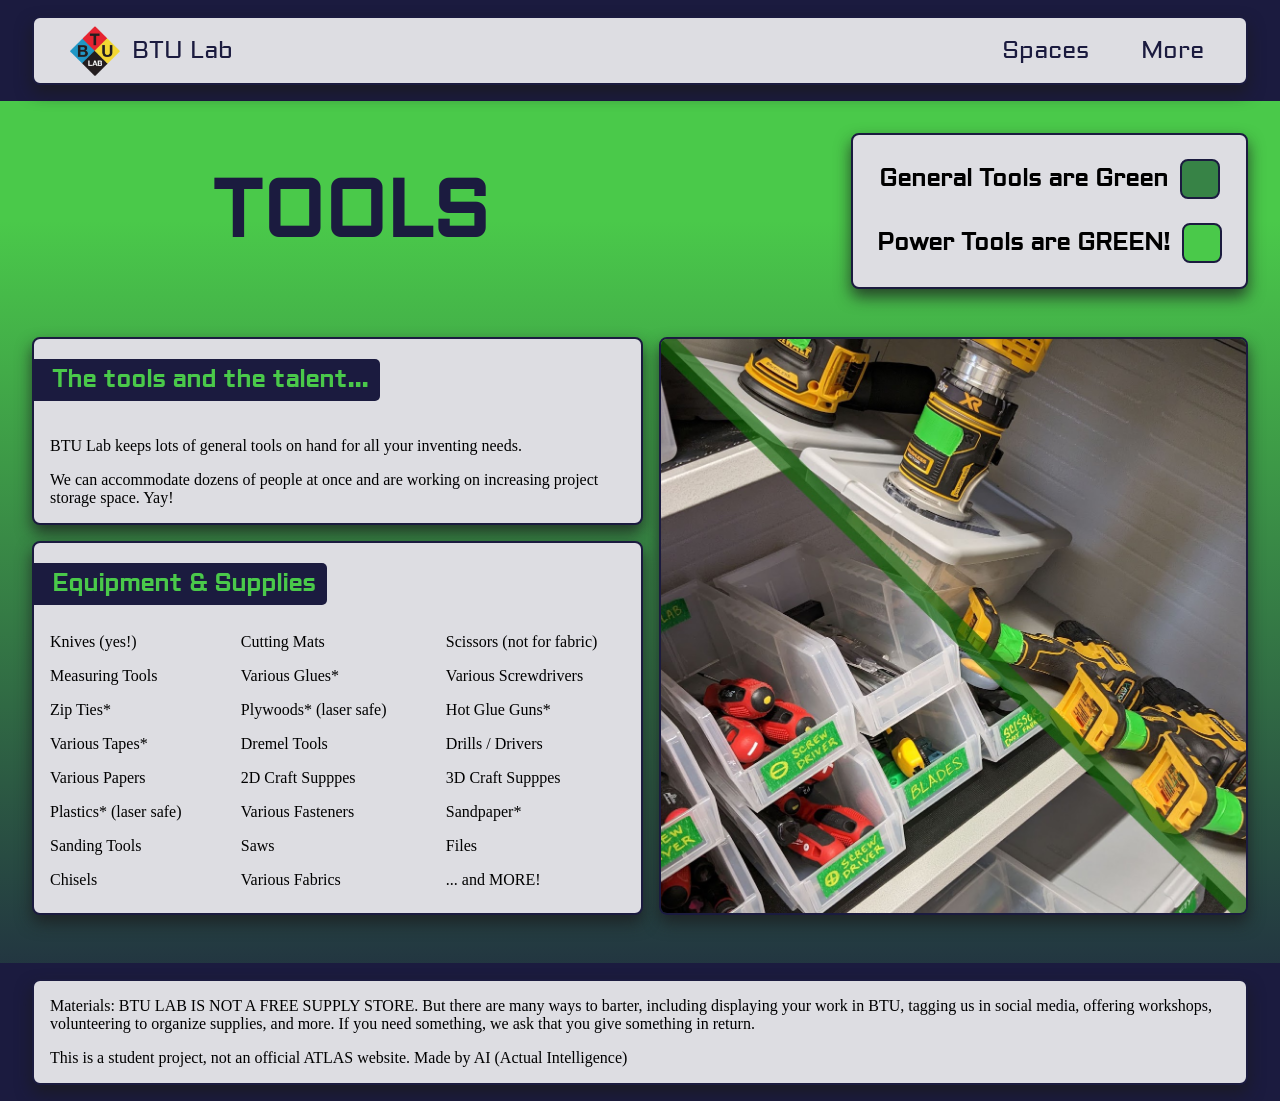
<file: pages/tools.html>
<!DOCTYPE html>
<html lang="en">
<head>
    <meta charset="UTF-8">
    <meta name="viewport" content="width=device-width, initial-scale=1.0">
    <title>BTU Lab | Tools</title>
    <link rel="icon" type="image/x-icon" href="/img/btulablogo.png">
    <link rel="stylesheet" href="../general.css">
</head>
<body class="tools_body">  
    <div class ="full_bar">
        <nav>
            <a href="../index.html" id="logo">
                <img src="../img/btulablogo.png" alt="website logo">  
                <p>BTU Lab</p>
            </a>
            
            <section class="dropdowns">
                <div class="dropdown">
                    <div class="dropbtn">Spaces</div>
                    <div class="dropdown-content">
                        <a aria-current="true" href="#" id="tools_nav">Tools</a>
                        <a href="woodShop.html" id="wood_nav">Wood Shop</a>
                        <a href="sewing.html" id="sew_nav">Sewing & Textiles</a>
                        <a href="electronics.html" id="electric_nav">Electronics</a>
                        <a href="lasers.html" id="laser_nav">Lasers!</a>
                        <a href="3dprint.html" id="print_nav">3D Printers</a>
                        <a href="cnc.html" id="cnc_nav">CNC</a>
                    </div>
                </div>
                
                <div class="dropdown">
                    <div class="dropbtn">More</div>
                    <div class="dropdown-content">
                        <a href="BTUrules.html">Rules and Policies</a>
                        <a href="calendar.html">Calendar</a>
                        <a href="staff.html">Mischief Makers</a>
                        <a href="faculty.html">For Faculty</a>
                    </div>
                </div>
            </section>
        </nav>
    </div>
    <header>
        <h1>Tools</h1>
        <h2 class="color_code">
            <p>General Tools are Green <span class="tool_key1"></span></p>
            <p>Power Tools are GREEN! <span class="tool_key2"></span></p>
        </h2>
    </header>
    <main class="tools_main">
        <section id="mid1">
            <h2>The tools and the talent...</h2>
            <p>
                BTU Lab keeps lots of general tools on hand for all your inventing needs. 
            </p>
            <p>
                We can accommodate dozens of people at once and are working on increasing project storage space. Yay!
            </p>
        </section>
        
        <img src="../img/tools.jpg" alt="Image of a few of the tools that are available in the BTU" class="spaces_img">

        <section id="mid2" class="equipment">
            <h2>Equipment & Supplies</h2>
            <div>
                <p>Knives (yes!)</p>
                <p>Cutting Mats</p>
                <p>Scissors (not for fabric)</p>
                <p>Measuring Tools</p>
                <p>Various Glues*</p>
                <p>Various Screwdrivers</p>
                <p>Zip Ties*</p>
                <p>Plywoods* (laser safe)</p>
                <p>Hot Glue Guns*</p>
                <p>Various Tapes*</p>
                <p>Dremel Tools</p>
                <p>Drills / Drivers</p>
                <p>Various Papers</p>
                <p>2D Craft Supppes</p>
                <p>3D Craft Supppes</p>
                <p>Plastics* (laser safe)</p>
                <p>Various Fasteners</p>
                <p>Sandpaper*</p>
                <p>Sanding Tools</p>
                <p>Saws</p>
                <p>Files</p>
                <p>Chisels</p>
                <p>Various Fabrics</p>
                <p>... and MORE!</p>
            </div>
        </section>
    </main>
    <div class="full_bar">
        <footer>
            <p>
                Materials: BTU LAB IS NOT A FREE SUPPLY STORE. But there are many ways to barter, including displaying your work in BTU, tagging us in social media, offering workshops, volunteering to organize supplies, and more. If you need something, we ask that you give something in return.
            </p>
            <p>
                This is a student project, not an official ATLAS website. Made by AI (Actual Intelligence)
            </p>
        </footer>
    </div>
</body>
</html>
</file>
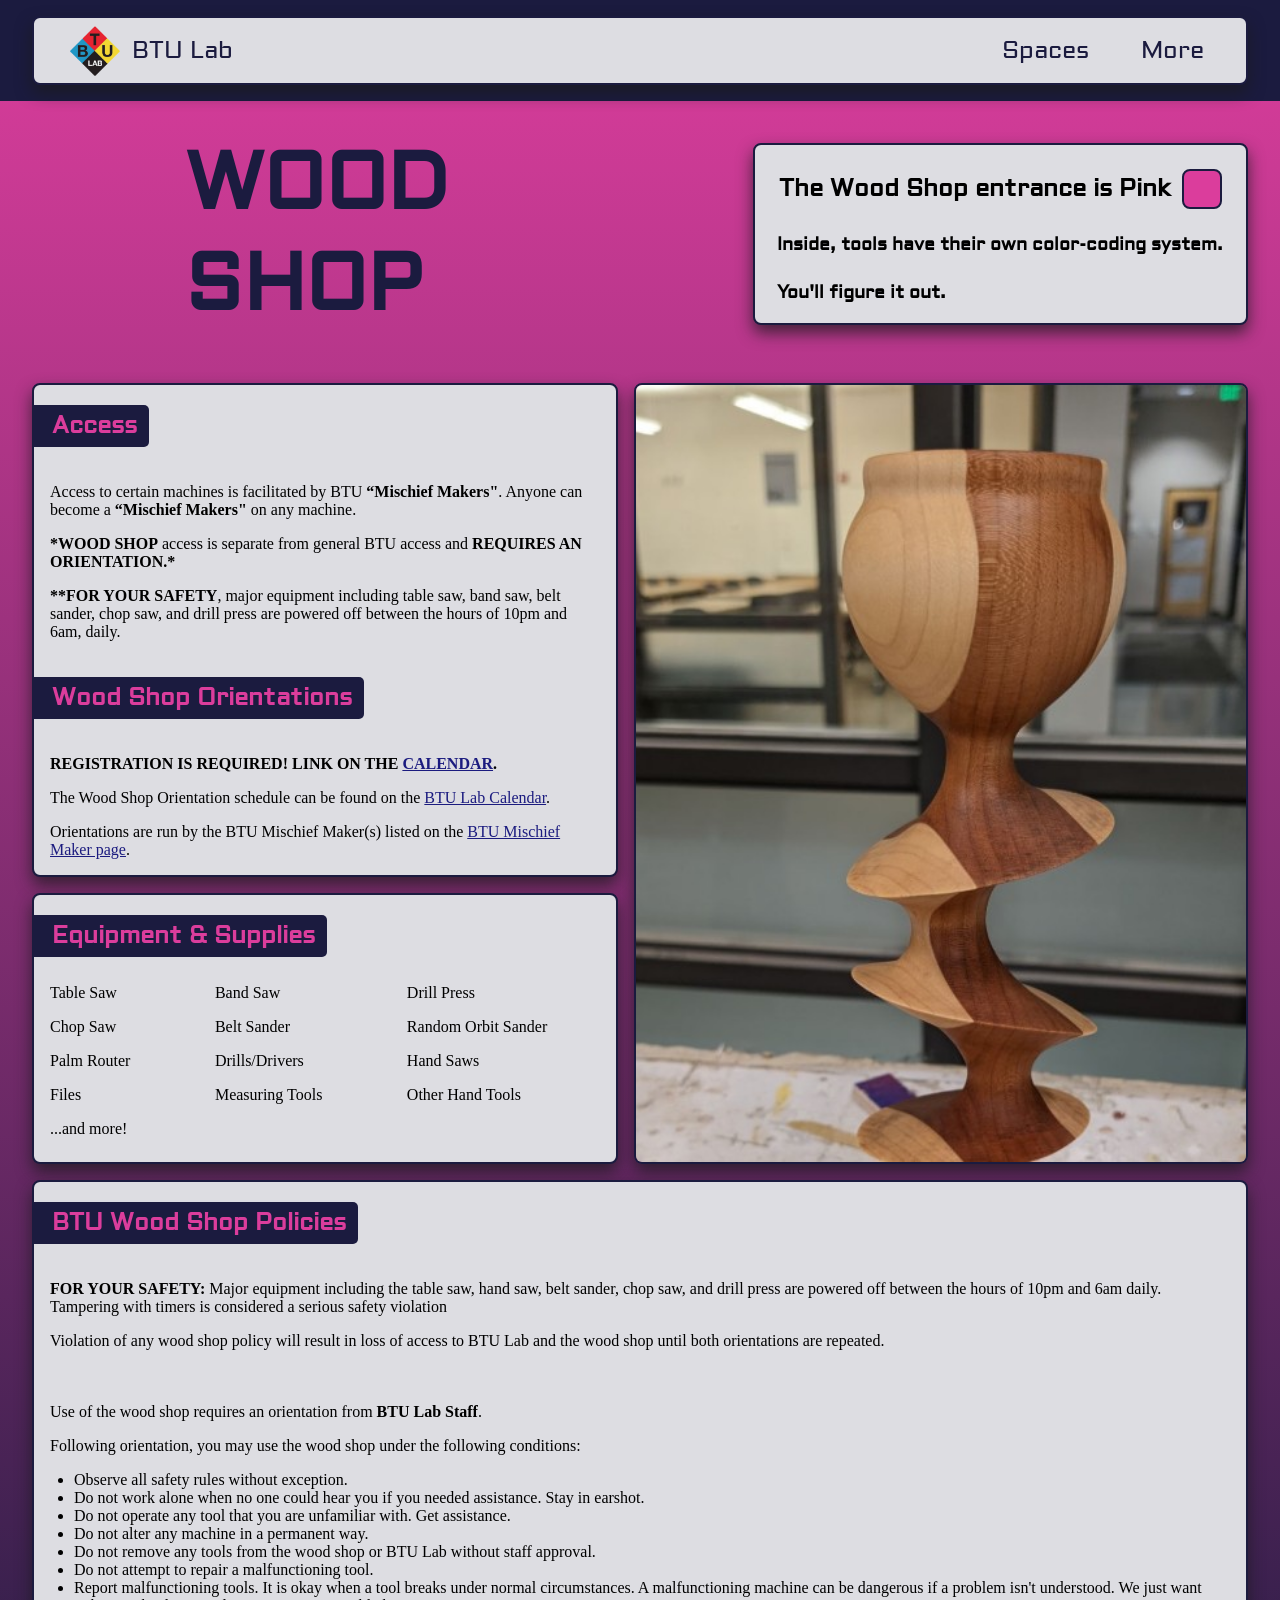
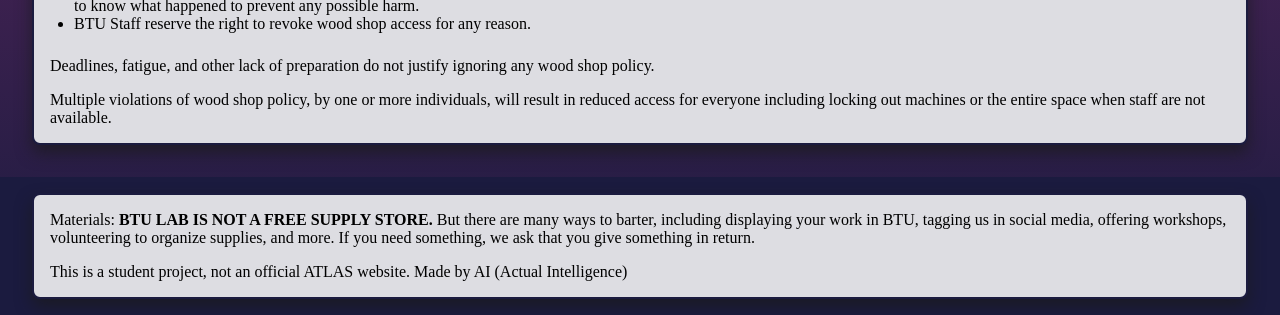
<file: pages/woodShop.html>
<!DOCTYPE html>
<html lang="en">
<head>
    <meta charset="UTF-8">
    <meta name="viewport" content="width=device-width, initial-scale=1.0">
    <title>BTU Lab | Wood Shop</title>
    <link rel="icon" type="image/x-icon" href="/img/btulablogo.jpg">
    <link rel="stylesheet" href="../general.css">
</head>
<body class="wood_body">
    <div class="full_bar">
        <nav>
            <a href="../index.html" id="logo">
                <img src="../img/btulablogo.png" alt="website logo">  
                <p>BTU Lab</p>
            </a>
            
            <section class="dropdowns">
                <div class="dropdown">
                    <div class="dropbtn">Spaces</div>
                    <div class="dropdown-content">
                        <a href="tools.html" id="tools_nav">Tools</a>
                        <a aria-current="true" href="#" id="wood_nav">Wood Shop</a>
                        <a href="sewing.html" id="sew_nav">Sewing & Textiles</a>
                        <a href="electronics.html" id="electric_nav">Electronics</a>
                        <a href="lasers.html" id="laser_nav">Lasers!</a>
                        <a href="3dprint.html" id="print_nav">3D Printers</a>
                        <a href="cnc.html" id="cnc_nav">CNC</a>
                    </div>
                </div>
                
                <div class="dropdown">
                    <div class="dropbtn">More</div>
                    <div class="dropdown-content">
                        <a href="BTUrules.html">Rules and Policies</a>
                        <a href="calendar.html">Calendar</a>
                        <a href="staff.html">Mischief Makers</a>
                        <a href="faculty.html">For Faculty</a>
                    </div>
                </div>
            </section>
        </nav>
    </div>
    <header>
        <h1>Wood<br>Shop</h1>
        <h2 class="color_code">
            <p>The Wood Shop entrance is Pink <span class="wood_key"></span></p>
            <p class="color_sub">Inside, tools have their own color-coding system.<br><br>
                You'll figure it out.</p>
        </h2>
    </header>
    
    <main class="wood_main">
        <section id="mid1">
            <h2>Access</h2>
            <p>Access to certain machines is facilitated by BTU <strong>“Mischief Makers"</strong>. Anyone can become a <strong>“Mischief Makers"</strong> on any machine.</p>
            <p><strong>*WOOD SHOP</strong> access is separate from general BTU access and <strong>REQUIRES AN ORIENTATION.*</strong></p>
            <p><strong>**FOR YOUR SAFETY</strong>, major equipment including table saw, band saw, belt sander, chop saw, and drill press are powered off between the hours of 10pm and 6am, daily.</p>
            <h2>Wood Shop Orientations</h2>
            <p><strong>REGISTRATION IS REQUIRED! LINK ON THE <a href="calendar.html">CALENDAR</a>.</strong></p>
            <p>The Wood Shop Orientation schedule can be found on the <a href="calendar.html">BTU Lab Calendar</a>.</p>
            <p>Orientations are run by the BTU Mischief Maker(s) listed on the <a href="staff.html">BTU Mischief Maker page</a>.</p>
        </section>

        <img src="../img/woodshop_img.jpg" alt="Image of a woodshop project" class="spaces_img">

        <section id="mid2" class="equipment">
            <h2>Equipment & Supplies</h2>
            <div>
                <p>Table Saw</p>
                <p>Band Saw</p>
                <p>Drill Press</p>
                <p>Chop Saw</p>
                <p>Belt Sander</p>
                <p>Random Orbit Sander</p>
                <p>Palm Router</p>
                <p>Drills/Drivers</p>
                <p>Hand Saws</p>
                <p>Files</p>
                <p>Measuring Tools</p>
                <p>Other Hand Tools</p>
                <p>...and more!</p>
            </div>
        </section>
        <section id="longbot">
            <h2>BTU Wood Shop Policies</h2>
            <p><strong>FOR YOUR SAFETY:</strong> Major equipment including the table saw, hand saw, belt sander, chop saw, and drill press are powered off between the hours of 10pm and 6am daily. Tampering with timers is considered a serious safety violation</p>
            <p>Violation of any wood shop policy will result in loss of access to BTU Lab and the wood shop until both orientations are repeated.</p>
            <br>
            <p>Use of the wood shop requires an orientation from <strong>BTU Lab Staff</strong>.</p>
            <p>Following orientation, you may use the wood shop under the following conditions:</p>
            <ul>
                <li>Observe all safety rules without exception.</li>
                <li>Do not work alone when no one could hear you if you needed assistance. Stay in earshot.</li>
                <li>Do not operate any tool that you are unfamiliar with. Get assistance.</li>
                <li>Do not alter any machine in a permanent way.</li>
                <li>Do not remove any tools from the wood shop or BTU Lab without staff approval.</li>
                <li>Do not attempt to repair a malfunctioning tool.</li>
                <li>Report malfunctioning tools. It is okay when a tool breaks under normal circumstances. A malfunctioning machine can be dangerous if a problem isn't understood. We just want to know what happened to prevent any possible harm.</li>
                <li>BTU Staff reserve the right to revoke wood shop access for any reason.</li>
            </ul>
            <p>Deadlines, fatigue, and other lack of preparation do not justify ignoring any wood shop policy.</p>
            <p>Multiple violations of wood shop policy, by one or more individuals, will result in reduced access for everyone including locking out machines or the entire space when staff are not available.</p>
        </section>
    </main>
    <div class="full_bar">
        <footer>
            <p>
                Materials: <strong>BTU LAB IS NOT A FREE SUPPLY STORE.</strong> But there are many ways to barter, including displaying your work in BTU, tagging us in social media, offering workshops, volunteering to organize supplies, and more. If you need something, we ask that you give something in return.
            </p>
            <p>
                This is a student project, not an official ATLAS website. Made by AI (Actual Intelligence)
            </p>
        </footer>
    </div>
</body>
</html>
</file>
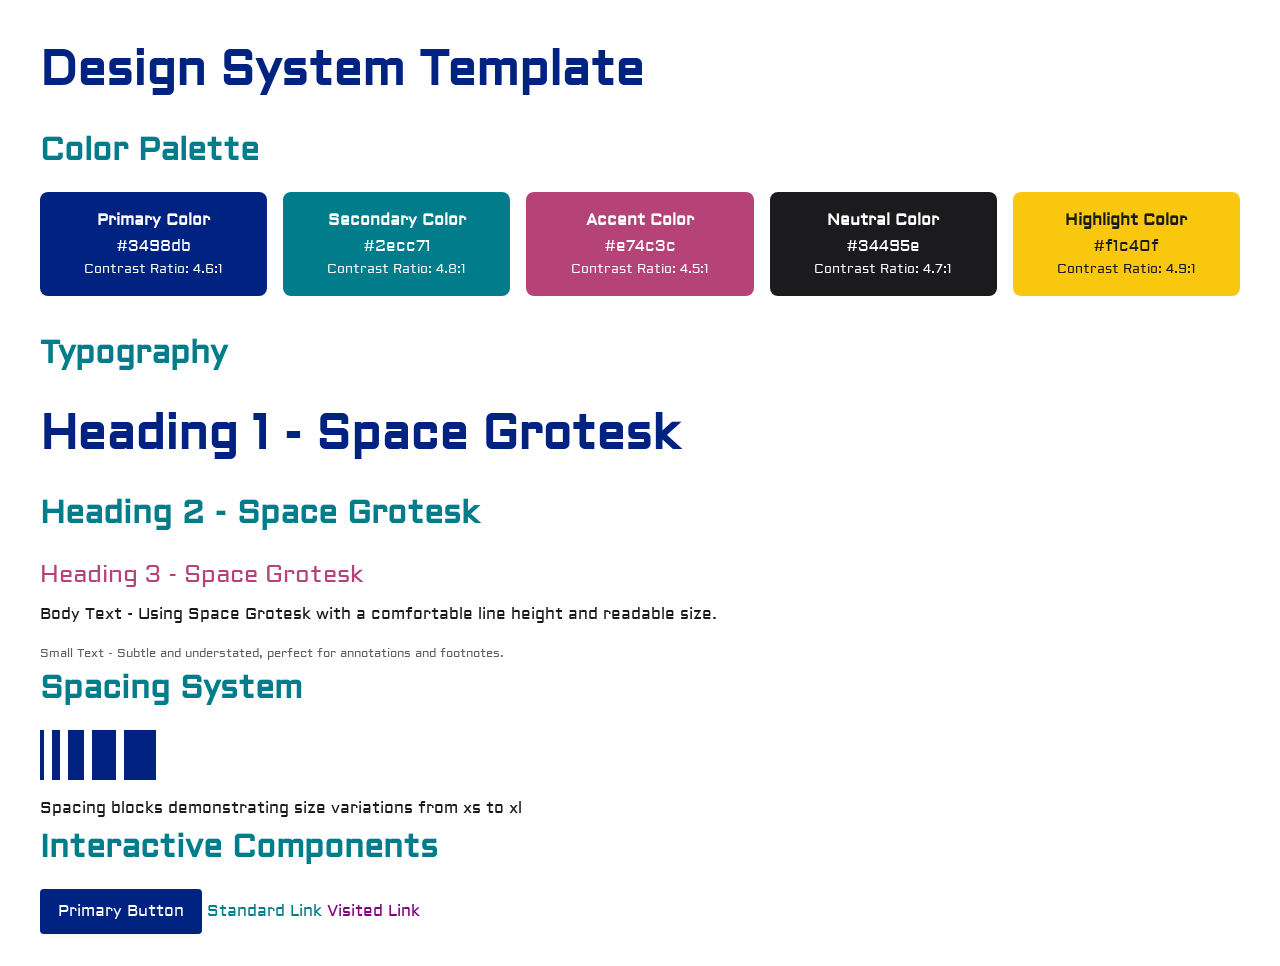
<file: wa6/wa6.html>
<!DOCTYPE html>
<html lang="en">
<head>
    <meta charset="UTF-8">
    <meta name="viewport" content="width=device-width, initial-scale=1.0">
    <title>Design System Template</title>
    <style>
        @import url('https://fonts.googleapis.com/css2?family=Aldrich&family=Nunito:ital,wght@0,200..1000;1,200..1000&display=swap');
        /* CSS Reset and Base Styles */
        :root {
            /* Color Palette - 5 Core Colors */
            --color-primary: #002382;     /* True Cobalt - Main Brand Color */
            --color-secondary: #007C8A;   /* Teal - Complementary Action Color */
            --color-accent: #B64377;      /* Berry Crush - Highlight / Warning Color */
            --color-neutral: #1B1B1E;     /* Carbon Black - Neutral Text and Background */
            --color-highlight: #F9C80E;   /* Bright Amber - Accent / Attention Color */
            00
            /* Derived Colors for Flexibility */
            --color-background: color-mix(in srgb, var(--color-neutral) 10%, white);
            --color-text-dark: var(--color-neutral);
            --color-text-light: white;

            /* Typography */
            --font-primary: 'Aldrich', sans-serif;
            --font-secondary: 'Nunito', sans-serif;

            /* Spacing System */
            --spacing-xs: 0.25rem;
            --spacing-sm: 0.5rem;
            --spacing-md: 1rem;
            --spacing-lg: 1.5rem;
            --spacing-xl: 2rem;

            /* Border Radius */
            --radius-sm: 4px;
            --radius-md: 8px;
            --radius-lg: 12px;
        }

        * {
            margin: 0;
            padding: 0;
            box-sizing: border-box;
        }

        body {
            font-family: var(--font-primary);
            line-height: 1.6;
            background-color: var(--color-background);
            color: var(--color-text-dark);
            padding: var(--spacing-xl);
        }

        .container {
            max-width: 1200px;
            margin: 0 auto;
        }

        /* Typography Styles */
        h1 {
            font-size: 3rem;
            font-weight: 700;
            margin-bottom: var(--spacing-md);
            color: var(--color-primary);
        }

        h2 {
            font-size: 2rem;
            font-weight: 600;
            margin-bottom: var(--spacing-md);
            color: var(--color-secondary);
        }

        h3 {
            font-size: 1.5rem;
            font-weight: 500;
            margin-bottom: var(--spacing-sm);
            color: var(--color-accent);
        }

        .body-text {
            font-size: 1rem;
            margin-bottom: var(--spacing-md);
        }

        .small-text {
            font-size: 0.75rem;
            color: color-mix(in srgb, var(--color-text-dark) 70%, transparent);
        }

        /* Color Palette Section */
        .color-palette {
            display: grid;
            grid-template-columns: repeat(auto-fit, minmax(200px, 1fr));
            gap: var(--spacing-md);
            margin-bottom: var(--spacing-xl);
        }

        .color-swatch {
            padding: var(--spacing-md);
            border-radius: var(--radius-md);
            display: flex;
            flex-direction: column;
            align-items: center;
            justify-content: center;
            text-align: center;
        }

        /* Component Styles */
        .button {
            display: inline-block;
            padding: var(--spacing-sm) var(--spacing-md);
            background-color: var(--color-primary);
            color: var(--color-text-light);
            text-decoration: none;
            border-radius: var(--radius-sm);
            transition: background-color 0.3s ease, transform 0.2s;
            border: 2px solid transparent;
        }

        .button:hover {
            background-color: color-mix(in srgb, var(--color-primary) 80%, black);
            border-color: var(--color-secondary);
            transform: scale(1.05);
        }

        .button:active {
            transform: scale(0.95);
            background-color: var(--color-secondary);
        }

        .link {
            color: var(--color-secondary);
            text-decoration: none;
            transition: color 0.3s ease, text-decoration-color 0.3s;
        }

        .link:hover {
            color: var(--color-accent);
            text-decoration: underline;
            text-decoration-color: var(--color-highlight);
        }

        .link:visited {
            color: var(--color-neutral);
        }

        /* Spacing Demonstration */
        .spacing-demo {
            display: flex;
            align-items: center;
            gap: var(--spacing-sm);
            margin-bottom: var(--spacing-md);
        }

        .spacing-block {
            background-color: var(--color-primary);
            height: 50px;
        }
    </style>
</head>
<body>
    <div class="container">
        <h1>Design System Template</h1>

        <section>
            <h2>Color Palette</h2>
            <div class="color-palette">
                <div class="color-swatch" style="background-color: var(--color-primary); color: var(--color-text-light);">
                    <strong>Primary Color</strong>
                    <p>#3498db</p>
                    <small>Contrast Ratio: 4.6:1</small>
                </div>
                <div class="color-swatch" style="background-color: var(--color-secondary); color: var(--color-text-light);">
                    <strong>Secondary Color</strong>
                    <p>#2ecc71</p>
                    <small>Contrast Ratio: 4.8:1</small>
                </div>
                <div class="color-swatch" style="background-color: var(--color-accent); color: var(--color-text-light);">
                    <strong>Accent Color</strong>
                    <p>#e74c3c</p>
                    <small>Contrast Ratio: 4.5:1</small>
                </div>
                <div class="color-swatch" style="background-color: var(--color-neutral); color: var(--color-text-light);">
                    <strong>Neutral Color</strong>
                    <p>#34495e</p>
                    <small>Contrast Ratio: 4.7:1</small>
                </div>
                <div class="color-swatch" style="background-color: var(--color-highlight); color: var(--color-text-dark);">
                    <strong>Highlight Color</strong>
                    <p>#f1c40f</p>
                    <small>Contrast Ratio: 4.9:1</small>
                </div>
            </div>
        </section>

        <section>
            <h2>Typography</h2>
            <h1>Heading 1 - Space Grotesk</h1>
            <h2>Heading 2 - Space Grotesk</h2>
            <h3>Heading 3 - Space Grotesk</h3>
            <p class="body-text">Body Text - Using Space Grotesk with a comfortable line height and readable size.</p>
            <p class="small-text">Small Text - Subtle and understated, perfect for annotations and footnotes.</p>
        </section>

        <section>
            <h2>Spacing System</h2>
            <div class="spacing-demo">
                <div class="spacing-block" style="width: var(--spacing-xs)"></div>
                <div class="spacing-block" style="width: var(--spacing-sm)"></div>
                <div class="spacing-block" style="width: var(--spacing-md)"></div>
                <div class="spacing-block" style="width: var(--spacing-lg)"></div>
                <div class="spacing-block" style="width: var(--spacing-xl)"></div>
            </div>
            <p>Spacing blocks demonstrating size variations from xs to xl</p>
        </section>

        <section>
            <h2>Interactive Components</h2>
            <a href="#" class="button">Primary Button</a>
            <a href="#" class="link">Standard Link</a>
            <a href="#" class="link" style="color: purple;">Visited Link</a>
        </section>
    </div>
</body>
</html>
</file>
<file: general.css>
@import url('https://fonts.googleapis.com/css2?family=Aldrich&family=Nunito:ital,wght@0,200..1000;1,200..1000&display=swap');
/* CSS Reset and Base Styles */
:root {
/* Color Palette - 5 Core Colors */
    /*--color-primary: #002382; True Cobalt - Main Brand Color */
    /*--color-secondary: #007C8A; Teal - Complementary Action Color */
    /*--color-accent: #B64377; Berry Crush - Highlight / Warning Color */
    --color-primary: #1B1B7f;
    --color-secondary: #1B6B6f;
    --color-accent: #9B1B5f;
    --color-neutral: #1B1B3f; /* Carbon Black - Neutral Text and Background */
    --color-highlight: #F9C80E;   /* Bright Amber - Accent / Attention Color */

/* Space-Specific Colors */
    --color-tools:#4ac94a;
    --color-woodshop: #db3d9c;
    --color-sewing:#d3c939;
    --color-electronics:#289f91;
    --color-laser:#b82746;
    --color-print: #bf36bf;
    --color-cnc:#275eaa;

/* Derived Colors for Flexibility */
    --color-background: color-mix(in srgb, var(--color-neutral) 15%, white);
    --color-shadow: rgba(27,27,30,0.75);
    --color-text-dark: var(--color-neutral);
    --color-text-light: --color-background;
    --color-neutral-light: color-mix(in srgb, var(--color-neutral) 30%, lightblue);

/* Typography */
    --font-primary: 'Aldrich', sans-serif;
    --font-secondary: 'Georgia', serif;

/* Spacing System */
    --spacing-sm: 0.5em;
    --spacing-norm: 1em;
    --spacing-lg: 2em;
    --spacing-xl: 3em;

/* Border Radius */
    --radius-sm: 4px;
    --radius-md: 8px;
    --radius-lg: 12px;
}

body {
    font-family: var(--font-primary), var(--font-secondary);
    margin: 0px;
    background-color:#819FB4;
}

nav, section, footer, .color_code {
    background-color: var(--color-background);
    border: 2px solid;
    border-color: var(--color-neutral);
    border-radius: var(--radius-md);
    box-shadow: 0px 8px 16px 0px var(--color-shadow);
}

a {
    color: var(--color-primary)
}

a:visited {
    color: var(--color-accent);
}

a:hover {
    color: var(--color-secondary)
}

ul {
    font-family: var(--font-secondary);
    padding-right: 2em;
    padding-bottom: 0.5em;
}

.full_bar {
    background-color: var(--color-neutral);
    padding: var(--spacing-norm) var(--spacing-lg);
    top: 0px;
    position: sticky;
}

nav {
    display: flex;
    justify-content: space-between;
    height: 65px;
}

#logo {
    display: flex;
    align-items: center;
    justify-content: space-between;
    gap: var(--spacing-sm);
    
    font-size: 1.5em;
    color: var(--color-neutral);
    text-decoration: none;
    
    margin-left: var(--spacing-norm);
    padding: 10px 10px;
    
    border-left: 2px solid;
    border-right: 2px solid;
    border-color: var(--color-background);
}

#logo > p {   
    display: flex;
    align-items: center;
}

#logo > img {
    height: 50px;
}

#logo:hover img {
    transform: scale(110%);
    transform-origin: center;
}

.dropdowns{
    background-color: var(--color-background);
    border: none;
    box-shadow: none;
    display: flex;
    justify-content: flex-end;
    height: 100%;
    
    margin-right: var(--spacing-norm);
}

.dropdown {
    position: relative;
}

.dropbtn {
  display: flex;
  align-items: center;
  justify-content: center;
  background-color: var(--color-background);
  font-family: var(--font-primary);
  border-style: none;
  
  font-size: 1.5em;
  color: var(--color-neutral);
  
  padding: 1em;
  
  box-sizing: border-box;
  height: 100%;
  
  border-left: 2px solid;
  border-right: 2px solid;
  border-color: var(--color-background);
  
  cursor: pointer;
}

.dropdown-content {
  display: none;
  flex-direction: column;
  justify-content: flex-start;
  align-items: flex-start;
  position: absolute;
  width: auto;
  background-color: var(--color-background);
  box-shadow: 0px 8px 16px 0px var(--color-shadow);
}

.dropdown:hover .dropdown-content {
  display: block;
}

.dropdown:hover .dropbtn {
    font-weight: bold;
    border-color: var(--color-neutral);
    background-color: var(--color-neutral-light);
}

nav  .dropdown  a {
    display: block;
    text-decoration: none;
    color: var(--color-neutral);
    padding: 10px 10px;
    border-left: 2px solid;
    border-right: 2px solid;
    border-color: var(--color-background);
}

nav a:hover {
    background-color: var(--color-neutral-light);
    font-weight: bold;
    border-left: 2px solid;
    border-right: 2px solid;
    border-color: var(--color-neutral);
}

header {
    display: grid;
    grid-template-columns: auto auto auto;
    justify-content: space-between;
    align-items: center;
    grid-template-areas: 
        ". title . colors";

    margin: var(--spacing-lg) var(--spacing-lg);
}

header  h1 {
    grid-area: title;
    display: block;
    height: fit-content;
    margin-block: 0;
    text-transform: uppercase;
    font-size: 5em;
    color: var(--color-neutral);
}

header h2 {
    margin-block: 0px;
    grid-area: colors;
}

header h2 p {
    display: flex;
    align-items: center;
    justify-content: center;
    gap:0.5em;
    margin: 1em;
}

header h2 span {
    flex-shrink: 0;
}

.color_sub {
    font-size: 0.75em;
}

main {
    display: grid;
    gap: 1em;
    justify-content: center;
    align-items: center;
    grid-template-columns: auto auto auto;
    grid-template-rows: auto auto auto auto;
    grid-template-areas: 
        "lt lt lt"
        "m1 img img"
        "m2 img img"
        "lb lb lb";

    margin: var(--spacing-lg) var(--spacing-lg);
}

#longtop {
    grid-area: lt;
}

#mid1 {
    grid-area: m1;
}

#mid2 {
    grid-area: m2;
}

#longbot {
    grid-area: lb;
}

.spaces_img {
    grid-area: img;
    box-sizing: border-box;
    width: 100%;
    height:100%;
    object-fit: cover;
    border: 2px solid;
    border-color: var(--color-neutral);
    border-radius: var(--radius-md);
    box-shadow: 0px 8px 16px 0px var(--color-shadow);
}

.laser_main { /* the lasers page has a bunch of extra info, so it gets it's own main grid layout */
    display: grid;
    gap: 1em;
    justify-content: center;
    align-items: center;
    grid-template-columns: auto auto auto;
    grid-template-rows: auto auto auto;
    grid-template-areas: 
        "lt lt lt"
        "m1 m1 img"
        "m2 lb lb";

    margin: var(--spacing-lg) var(--spacing-lg);
}

.print_main {
    justify-content: stretch;
    align-items: stretch;
    grid-template-columns: 1fr 1fr;
    grid-template-areas:
        "lt lt"
        "m1 img"
        "m2 img"
        "lb img";
}

.cnc_main {
    justify-content: stretch;
    align-items: stretch;
    grid-template-columns: 2fr 1fr;
}
main h2 {
    display: inline-block;
    padding: 0.25em 0.5em;
    padding-left: 0.75em;
    margin-right: 2em;
    border-top-right-radius: 5px;
    border-bottom-right-radius: 5px;
    background-color: var(--color-neutral);
}

main p, footer p {
    padding: 0 1em;
    font-family: var(--font-secondary);
    font-size: 1em;
}

.equipment div {
    display: grid;
    align-items: center;
    grid-template-columns: repeat(3, auto);
    margin-bottom: 1em;
}

.equipment p {
    display: block;
    box-sizing: border-box;
    width: fit-content;
    margin-block: 8px;
}

/* -----Page Specific Colors-----*/

.tools_body {
    background-image: linear-gradient(to bottom, var(--color-tools) 20%, var(--color-neutral));
}

.tools_main h2 {
    color: var(--color-tools);
}

.tool_key1{
    display: inline-block;
    background-color: color-mix(in srgb, var(--color-tools) 60%, var(--color-neutral));
    height: 36px;
    width: 36px;
    border: 2px solid var(--color-neutral);
    border-radius: var(--radius-md);
}

.tool_key2{
    display: inline-block;
    background-color: var(--color-tools);
    height: 36px;
    width: 36px;
    border: 2px solid var(--color-neutral);
    border-radius: var(--radius-md);
}

.wood_body {
    background-image: linear-gradient(to bottom, var(--color-woodshop), var(--color-neutral));
}

.wood_main h2{
    color: var(--color-woodshop);
}

.wood_key{
    display: inline-block;
    background-color: var(--color-woodshop);
    height: 36px;
    width: 36px;
    border: 2px solid var(--color-neutral);
    border-radius: var(--radius-md);
}

.sew_body {
    background-image: linear-gradient(to bottom, var(--color-sewing) 10%, var(--color-neutral));
}

.sew_main h2 {
    color: var(--color-sewing);
}

.sew_key {
    display: inline-block;
    background-color: var(--color-sewing);
    height: 36px;
    width: 36px;
    border: 2px solid var(--color-neutral);
    border-radius: var(--radius-md);

}

.electronics_body {
    background-image: linear-gradient(to bottom, var(--color-electronics), var(--color-neutral));
}

.electronics_main h2 {
    color: var(--color-electronics);
}

.electronics_key {
    display: inline-block;
    background-color: var(--color-electronics);
    height: 36px;
    width: 36px;
    border: 2px solid var(--color-neutral);
    border-radius: var(--radius-md);

}

.electronics_body header p {
    justify-content: start;
}

.lasers_body {
    background-image: linear-gradient(to bottom, var(--color-laser), var(--color-neutral));
}

.laser_main h2 {
    color: var(--color-laser);
}

.laser_key {
    display: inline-block;
    background-color: var(--color-laser);
    height: 36px;
    width: 36px;
    border: 2px solid var(--color-neutral);
    border-radius: var(--radius-md);

}

.print_body {
    background-image: linear-gradient(to bottom, var(--color-print), var(--color-neutral));
}

.print_main h2 {
    color: var(--color-print);
}

.print_key {
    display: inline-block;
    background-color: var(--color-print);
    height: 36px;
    width: 36px;
    border: 2px solid var(--color-neutral);
    border-radius: var(--radius-md);

}

.cnc_body {
    background-image: linear-gradient(to bottom, var(--color-cnc) 10%, var(--color-neutral));
}

.cnc_main h2 {
    color: var(--color-cnc);
}

.cnc_key {
    display: inline-block;
    background-color: var(--color-cnc);
    height: 36px;
    width: 36px;
    border: 2px solid var(--color-neutral);
    border-radius: var(--radius-md);

}

.staff-page {
    background-image: repeating-linear-gradient(to bottom, var(--color-laser), var(--color-sewing), var(--color-tools), var(--color-electronics), var(--color-cnc), var(--color-print), var(--color-woodshop), var(--color-laser) 25%);
}

#logo:hover {
    background-color: var(--color-background);
}

#tools_nav:hover {
    background-color: var(--color-tools);
}

#sew_nav:hover {
    background-color: var(--color-sewing);
}

#wood_nav:hover {
    background-color: var(--color-woodshop);
}

#electric_nav:hover {
    background-color: var(--color-electronics);
}

#laser_nav:hover {
    background-color: var(--color-laser);
}

#print_nav:hover {
    background-color: var(--color-print);
}

#cnc_nav:hover {
    background-color: var(--color-cnc);
}

nav a:visited {
    color: var(--color-neutral);
}

/* -----Special Pages----- */

body:not([class]) main img {
    grid-area: img;
    box-sizing: border-box;
    width: 100%;
    height:100%;
    object-fit: cover;
    border-bottom: 2px solid;
    border-color: var(--color-neutral);
    box-shadow: 0px 8px 16px 0px var(--color-shadow);
}
body:not([class]) main iframe {
    display: block;
    box-sizing: border-box;
    width: 100%;
}


.rules-page main {
    display: grid;
    grid-template-columns: 1fr;
    grid-template-areas:
        "policies"
        "be-cool";
    gap: 1rem;
}
.rules-page main h2{
    color: color-mix(in srgb, var(--color-neutral) 20%, white);
}
.rules-page main section > :not(h2) {
    margin-left: 2em;
}
.calendar-page main {
    display: grid;
    grid-template-columns: 1fr 1fr;
    grid-template-areas: "policies use";
    gap: 1rem;
}
.calendar-page main h2{
    color: color-mix(in srgb, var(--color-neutral) 20%, white);
}
.faculty-page main {
    display: grid;
    grid-template-columns: 1fr;
    grid-template-areas:
        "policies"
        "use";
    gap: 1rem;
}
.faculty-page main h2{
    color: color-mix(in srgb, var(--color-neutral) 20%, white);
}

.staff-page main h2{
    color: color-mix(in srgb, var(--color-neutral) 20%, white);
}

.staff-page main section:not(.info-card) {
    margin-top: 1em;
    margin-bottom: 1em;
}

.staff-page  main  section:not(.info-card)  h2 {
    width: 100%;
    margin: 0px;
    padding: 0.5em 0px;
    border-radius: 0px;
    text-align: center;
}

.staff-page main h3, .staff-page main h4{
    margin-left: 1em;
    margin-top: 0px;
}

.staff-page main {
    display: grid;
    grid-template-columns: 1fr;
    grid-template-areas:
        "policies"
        "use";
    gap: 1rem;
}
.staff-page .info-card {
    display: flex;
    align-items: center;
    justify-content: space-between;
    gap: 1.5rem;
}
.staff-page .info-card img {
    max-width: 25%;
    object-fit: cover;
    border-radius: var(--radius-lg);
    box-sizing: border-box;
    border: 2px solid;
    border-color: var(--color-neutral);
    box-shadow: 0px 8px 16px 0px var(--color-shadow);
    margin-right:1em;
}

.staff-page main .info-card:nth-child(27) img{ /* with the normal styling, this one hits the border of it's container, so it;s shrunk a little */
    width: 30%;
    height: 220px;
}





/* Media Queries for Mobile Design */

@media (max-width: 400px) {

    .full_bar{
        padding-left: 0.75em;
        padding-right: 0.75em;
    }

    nav {
        align-items: center;
    }

    #logo {
        height: 100%;
        justify-content: center;
        border: none;
        padding: 0px;
        margin-left:  var(--spacing-norm);
    }

    #logo p {
        display: none;
        position: fixed;
    }

    .dropdowns {
        margin-left: var(--spacing-sm);
    }

    .dropdown-content {
        width: 100%;
        z-index: 1;
    }

    header {
        display: flex;
        flex-direction: column;
        margin-left: var(--spacing-norm);
        margin-right: var(--spacing-norm);
    }

    header h1 {
        font-size: 3em;
        margin-bottom: 0.5em;
    }

    header h2 {
        font-size: 1.25em;
    }

    header h2 p {
        text-align: center;
    }
    
    main {
        display: flex;
        flex-direction: column;
        flex-wrap: nowrap;
        margin-left: var(--spacing-norm);
        margin-right: var(--spacing-norm);
        row-gap: 1em;
    }

    .laser_main {
        display: flex;
        flex-direction: column;
        flex-wrap: nowrap;
        margin-left: var(--spacing-norm);
        margin-right: var(--spacing-norm);
        row-gap: 1em;
    }

    .staff-page .info-card {
        flex-direction: column;
        gap: 0rem;
    }

    .staff-page .info-card img {
        max-width: 90%;
        margin-right: 0px;
        margin-bottom: 1em;
    }

    .staff-page main .info-card:nth-child(27) img{ /* with the normal styling, this one hits the border of it's container, so it;s shrunk a little */
        width: 30%;
        height: auto;
    }
}

@media (max-width: 1200px) {
    /* This is here to make swapping sizes on inspector easier, it does nothing */
}
</file>
